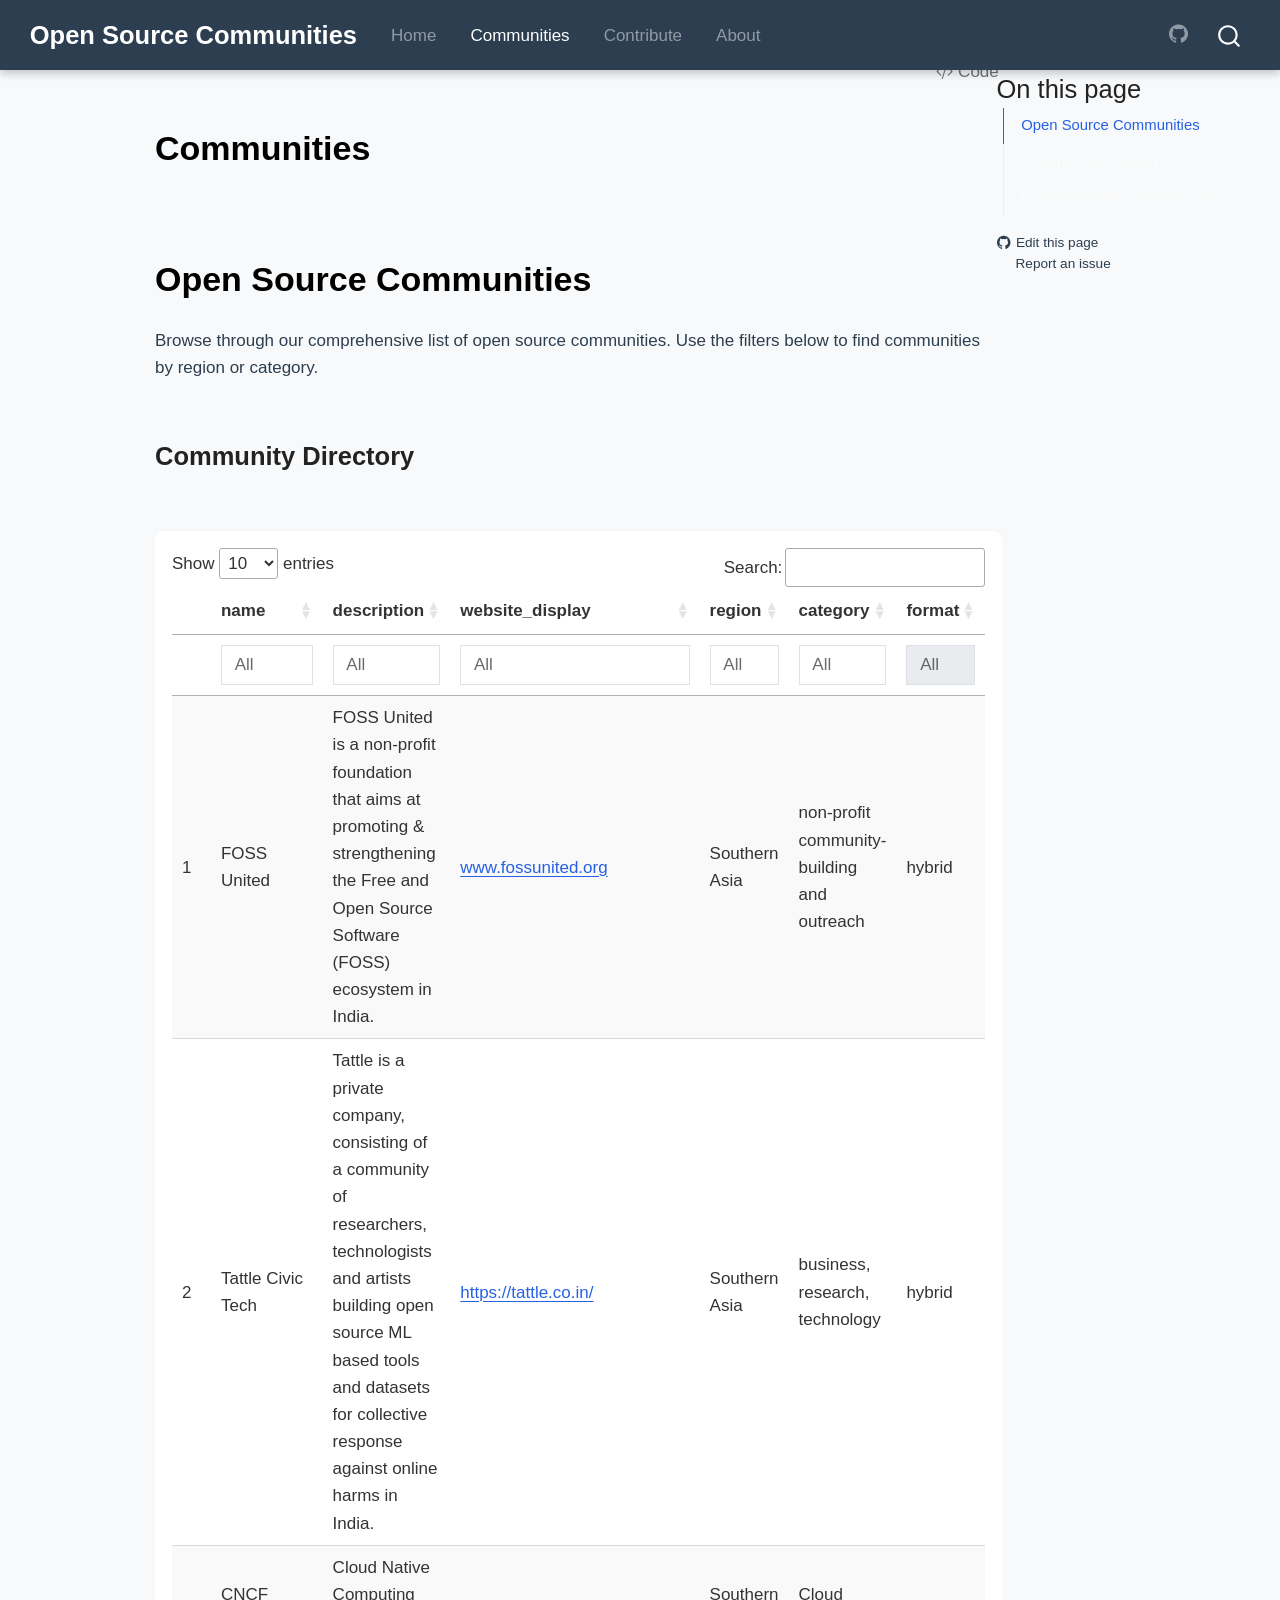
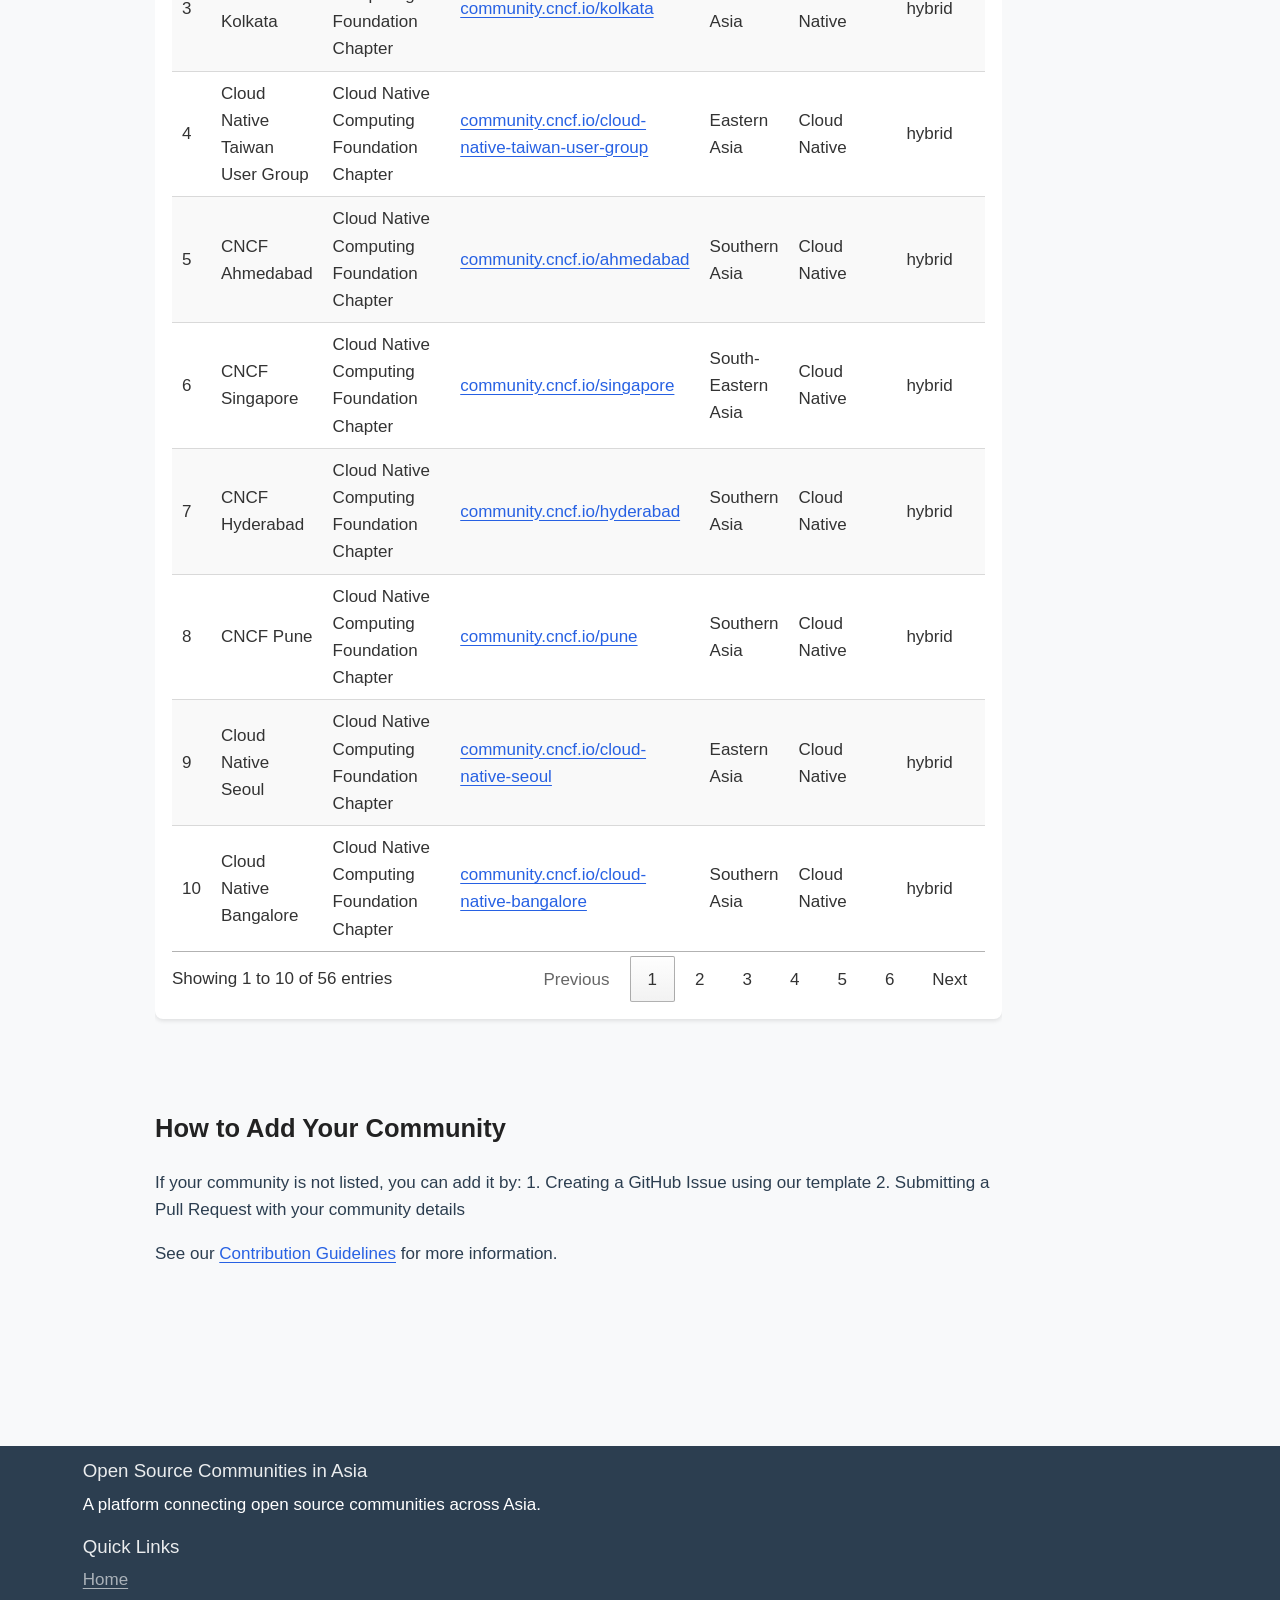
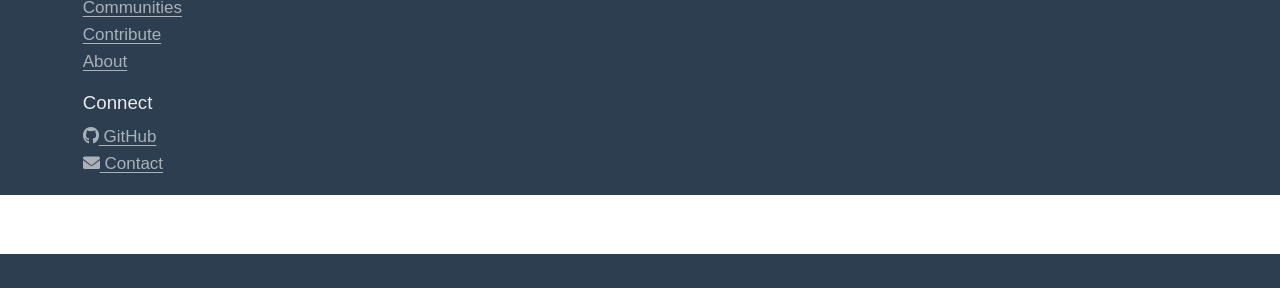
<file: docs/communities/index.html>
<!DOCTYPE html>
<html xmlns="http://www.w3.org/1999/xhtml" lang="en" xml:lang="en"><head>

<meta charset="utf-8">
<meta name="generator" content="quarto-1.7.29">

<meta name="viewport" content="width=device-width, initial-scale=1.0, user-scalable=yes">


<title>Communities – Open Source Communities</title>
<style>
code{white-space: pre-wrap;}
span.smallcaps{font-variant: small-caps;}
div.columns{display: flex; gap: min(4vw, 1.5em);}
div.column{flex: auto; overflow-x: auto;}
div.hanging-indent{margin-left: 1.5em; text-indent: -1.5em;}
ul.task-list{list-style: none;}
ul.task-list li input[type="checkbox"] {
  width: 0.8em;
  margin: 0 0.8em 0.2em -1em; /* quarto-specific, see https://github.com/quarto-dev/quarto-cli/issues/4556 */ 
  vertical-align: middle;
}
/* CSS for syntax highlighting */
html { -webkit-text-size-adjust: 100%; }
pre > code.sourceCode { white-space: pre; position: relative; }
pre > code.sourceCode > span { display: inline-block; line-height: 1.25; }
pre > code.sourceCode > span:empty { height: 1.2em; }
.sourceCode { overflow: visible; }
code.sourceCode > span { color: inherit; text-decoration: inherit; }
div.sourceCode { margin: 1em 0; }
pre.sourceCode { margin: 0; }
@media screen {
div.sourceCode { overflow: auto; }
}
@media print {
pre > code.sourceCode { white-space: pre-wrap; }
pre > code.sourceCode > span { text-indent: -5em; padding-left: 5em; }
}
pre.numberSource code
  { counter-reset: source-line 0; }
pre.numberSource code > span
  { position: relative; left: -4em; counter-increment: source-line; }
pre.numberSource code > span > a:first-child::before
  { content: counter(source-line);
    position: relative; left: -1em; text-align: right; vertical-align: baseline;
    border: none; display: inline-block;
    -webkit-touch-callout: none; -webkit-user-select: none;
    -khtml-user-select: none; -moz-user-select: none;
    -ms-user-select: none; user-select: none;
    padding: 0 4px; width: 4em;
  }
pre.numberSource { margin-left: 3em;  padding-left: 4px; }
div.sourceCode
  {   }
@media screen {
pre > code.sourceCode > span > a:first-child::before { text-decoration: underline; }
}
</style>


<script src="../site_libs/quarto-nav/quarto-nav.js"></script>
<script src="../site_libs/quarto-nav/headroom.min.js"></script>
<script src="../site_libs/clipboard/clipboard.min.js"></script>
<script src="../site_libs/quarto-search/autocomplete.umd.js"></script>
<script src="../site_libs/quarto-search/fuse.min.js"></script>
<script src="../site_libs/quarto-search/quarto-search.js"></script>
<meta name="quarto:offset" content="../">
<script src="../site_libs/quarto-html/quarto.js" type="module"></script>
<script src="../site_libs/quarto-html/tabsets/tabsets.js" type="module"></script>
<script src="../site_libs/quarto-html/popper.min.js"></script>
<script src="../site_libs/quarto-html/tippy.umd.min.js"></script>
<script src="../site_libs/quarto-html/anchor.min.js"></script>
<link href="../site_libs/quarto-html/tippy.css" rel="stylesheet">
<link href="../site_libs/quarto-html/quarto-syntax-highlighting-bcbce66894bfa8e7e94e40e0186b9bb8.css" rel="stylesheet" id="quarto-text-highlighting-styles">
<script src="../site_libs/bootstrap/bootstrap.min.js"></script>
<link href="../site_libs/bootstrap/bootstrap-icons.css" rel="stylesheet">
<link href="../site_libs/bootstrap/bootstrap-f09d9e16f4c314c3ee0d84a079bee913.min.css" rel="stylesheet" append-hash="true" id="quarto-bootstrap" data-mode="light">
<script id="quarto-search-options" type="application/json">{
  "location": "navbar",
  "copy-button": false,
  "collapse-after": 3,
  "panel-placement": "end",
  "type": "overlay",
  "limit": 50,
  "keyboard-shortcut": [
    "f",
    "/",
    "s"
  ],
  "show-item-context": false,
  "language": {
    "search-no-results-text": "No results",
    "search-matching-documents-text": "matching documents",
    "search-copy-link-title": "Copy link to search",
    "search-hide-matches-text": "Hide additional matches",
    "search-more-match-text": "more match in this document",
    "search-more-matches-text": "more matches in this document",
    "search-clear-button-title": "Clear",
    "search-text-placeholder": "",
    "search-detached-cancel-button-title": "Cancel",
    "search-submit-button-title": "Submit",
    "search-label": "Search"
  }
}</script>
<style>html{ scroll-behavior: smooth; }</style>
<link href="../site_libs/htmltools-fill-0.5.8.1/fill.css" rel="stylesheet">

<script src="../site_libs/htmlwidgets-1.6.4/htmlwidgets.js"></script>

<link href="../site_libs/datatables-css-0.0.0/datatables-crosstalk.css" rel="stylesheet">

<script src="../site_libs/datatables-binding-0.33/datatables.js"></script>

<script src="../site_libs/jquery-3.6.0/jquery-3.6.0.min.js"></script>

<link href="../site_libs/dt-core-1.13.6/css/jquery.dataTables.min.css" rel="stylesheet">

<link href="../site_libs/dt-core-1.13.6/css/jquery.dataTables.extra.css" rel="stylesheet">

<script src="../site_libs/dt-core-1.13.6/js/jquery.dataTables.min.js"></script>

<link href="../site_libs/nouislider-7.0.10/jquery.nouislider.min.css" rel="stylesheet">

<script src="../site_libs/nouislider-7.0.10/jquery.nouislider.min.js"></script>

<link href="../site_libs/selectize-0.12.0/selectize.bootstrap3.css" rel="stylesheet">

<script src="../site_libs/selectize-0.12.0/selectize.min.js"></script>

<link href="../site_libs/crosstalk-1.2.1/css/crosstalk.min.css" rel="stylesheet">

<script src="../site_libs/crosstalk-1.2.1/js/crosstalk.min.js"></script>



<link rel="stylesheet" href="../styles/custom.css">
<link rel="stylesheet" href="https://cdnjs.cloudflare.com/ajax/libs/font-awesome/6.0.0/css/all.min.css">
</head>

<body class="nav-fixed quarto-light">

<div id="quarto-search-results"></div>
  <header id="quarto-header" class="headroom fixed-top">
    <nav class="navbar navbar-expand-lg " data-bs-theme="dark">
      <div class="navbar-container container-fluid">
      <div class="navbar-brand-container mx-auto">
    <a class="navbar-brand" href="../index.html">
    <span class="navbar-title">Open Source Communities</span>
    </a>
  </div>
            <div id="quarto-search" class="" title="Search"></div>
          <button class="navbar-toggler" type="button" data-bs-toggle="collapse" data-bs-target="#navbarCollapse" aria-controls="navbarCollapse" role="menu" aria-expanded="false" aria-label="Toggle navigation" onclick="if (window.quartoToggleHeadroom) { window.quartoToggleHeadroom(); }">
  <span class="navbar-toggler-icon"></span>
</button>
          <div class="collapse navbar-collapse" id="navbarCollapse">
            <ul class="navbar-nav navbar-nav-scroll me-auto">
  <li class="nav-item">
    <a class="nav-link" href="../index.html"> 
<span class="menu-text">Home</span></a>
  </li>  
  <li class="nav-item">
    <a class="nav-link active" href="../communities/index.html" aria-current="page"> 
<span class="menu-text">Communities</span></a>
  </li>  
  <li class="nav-item">
    <a class="nav-link" href="../contribute.html"> 
<span class="menu-text">Contribute</span></a>
  </li>  
  <li class="nav-item">
    <a class="nav-link" href="../about.html"> 
<span class="menu-text">About</span></a>
  </li>  
</ul>
            <ul class="navbar-nav navbar-nav-scroll ms-auto">
  <li class="nav-item compact">
    <a class="nav-link" href="https://github.com/chaoss/chaoss-asia/"> <i class="bi bi-github" role="img" aria-label="GitHub">
</i> 
<span class="menu-text"></span></a>
  </li>  
</ul>
          </div> <!-- /navcollapse -->
            <div class="quarto-navbar-tools">
</div>
      </div> <!-- /container-fluid -->
    </nav>
</header>
<!-- content -->
<div id="quarto-content" class="quarto-container page-columns page-rows-contents page-layout-article page-navbar">
<!-- sidebar -->
<!-- margin-sidebar -->
    <div id="quarto-margin-sidebar" class="sidebar margin-sidebar">
        <nav id="TOC" role="doc-toc" class="toc-active">
    <h2 id="toc-title">On this page</h2>
   
  <ul>
  <li><a href="#open-source-communities" id="toc-open-source-communities" class="nav-link active" data-scroll-target="#open-source-communities">Open Source Communities</a>
  <ul class="collapse">
  <li><a href="#community-directory" id="toc-community-directory" class="nav-link" data-scroll-target="#community-directory">Community Directory</a></li>
  <li><a href="#how-to-add-your-community" id="toc-how-to-add-your-community" class="nav-link" data-scroll-target="#how-to-add-your-community">How to Add Your Community</a></li>
  </ul></li>
  </ul>
<div class="toc-actions"><ul><li><a href="https://github.com/SammanSarkar/open-source-in-asia/edit/main/communities/index.qmd" class="toc-action"><i class="bi bi-github"></i>Edit this page</a></li><li><a href="https://github.com/SammanSarkar/open-source-in-asia/issues/new" class="toc-action"><i class="bi empty"></i>Report an issue</a></li></ul></div></nav>
    </div>
<!-- main -->
<main class="content" id="quarto-document-content">

<header id="title-block-header" class="quarto-title-block default">
<div class="quarto-title">
<div class="quarto-title-block"><div><h1 class="title">Communities</h1><button type="button" class="btn code-tools-button" id="quarto-code-tools-source"><i class="bi"></i> Code</button></div></div>
</div>



<div class="quarto-title-meta">

    
  
    
  </div>
  


</header>


<section id="open-source-communities" class="level1">
<h1>Open Source Communities</h1>
<p>Browse through our comprehensive list of open source communities. Use the filters below to find communities by region or category.</p>
<section id="community-directory" class="level2">
<h2 class="anchored" data-anchor-id="community-directory">Community Directory</h2>
<div class="cell">
<div class="cell-output-display">
<div class="datatables html-widget html-fill-item" id="htmlwidget-7b4962f9aba54f469c71" style="width:100%;height:auto;"></div>
<script type="application/json" data-for="htmlwidget-7b4962f9aba54f469c71">{"x":{"filter":"top","vertical":false,"filterHTML":"<tr>\n  <td><\/td>\n  <td data-type=\"character\" style=\"vertical-align: top;\">\n    <div class=\"form-group\" style=\"margin-bottom: auto;\">\n      <input type=\"search\" placeholder=\"All\" class=\"form-control\" style=\"width: 100%;\"/>\n    <\/div>\n  <\/td>\n  <td data-type=\"character\" style=\"vertical-align: top;\">\n    <div class=\"form-group\" style=\"margin-bottom: auto;\">\n      <input type=\"search\" placeholder=\"All\" class=\"form-control\" style=\"width: 100%;\"/>\n    <\/div>\n  <\/td>\n  <td data-type=\"character\" style=\"vertical-align: top;\">\n    <div class=\"form-group\" style=\"margin-bottom: auto;\">\n      <input type=\"search\" placeholder=\"All\" class=\"form-control\" style=\"width: 100%;\"/>\n    <\/div>\n  <\/td>\n  <td data-type=\"character\" style=\"vertical-align: top;\">\n    <div class=\"form-group\" style=\"margin-bottom: auto;\">\n      <input type=\"search\" placeholder=\"All\" class=\"form-control\" style=\"width: 100%;\"/>\n    <\/div>\n  <\/td>\n  <td data-type=\"character\" style=\"vertical-align: top;\">\n    <div class=\"form-group\" style=\"margin-bottom: auto;\">\n      <input type=\"search\" placeholder=\"All\" class=\"form-control\" style=\"width: 100%;\"/>\n    <\/div>\n  <\/td>\n  <td data-type=\"character\" style=\"vertical-align: top;\">\n    <div class=\"form-group\" style=\"margin-bottom: auto;\">\n      <input type=\"search\" placeholder=\"All\" class=\"form-control\" style=\"width: 100%;\" disabled=\"\"/>\n    <\/div>\n  <\/td>\n<\/tr>","data":[["1","2","3","4","5","6","7","8","9","10","11","12","13","14","15","16","17","18","19","20","21","22","23","24","25","26","27","28","29","30","31","32","33","34","35","36","37","38","39","40","41","42","43","44","45","46","47","48","49","50","51","52","53","54","55","56"],["FOSS United","Tattle Civic Tech","CNCF Kolkata","Cloud Native Taiwan User Group","CNCF Ahmedabad","CNCF Singapore","CNCF Hyderabad","CNCF Pune","Cloud Native Seoul","Cloud Native Bangalore","CNCF Dubai","CNCF Kochi","Kubernetes Chaos Engineering Meetup Group","CNCF Lahore","CNCF Islamabad","CNCF Chennai","CNCF Kathmandu","CNCF Abu Dhabi","Cloud Native DaLian","Cloud Native Guangzhou","Cloud Native Gurugram","Cloud Native Indore","CNCF Jaipur","Cloud Native Coimbatore","CNCF Indonesia","Cloud Native Trivandrum","CNCF Nashik","Cloud Native Raipur","Cloud Native Noida","CNCF Chandigarh","Cloud Native Guwahati","CNCF Nagpur","Cloud Native Baku","Cloud Native Dhaka","CNCF New Delhi","CNCF Thane","Cloud Native Security India","Cloud Native Surat","Cloud Native Kerala","CNCF Madurai","CNCF Amravati","Cloud Native Vadodara","CNCF Greater Noida","Cloud Native Gandhinagar","Cloud Native Hooghly","Cloud Native Aurangabad","Cloud Native Security Pakistan","Cloud Native Dibrugarh","Cloud Native Kuala Lumpur","Cloud Native Jalandhar","Cloud Native Ho Chi Minh","Kubernetes Sri Lanka","Cloud Native Community Japan","Cloud Native Riyadh","Cloud Native Security Japan","Cloud Native Bihar"],["FOSS United is a non-profit foundation that aims at promoting & strengthening the Free and Open Source Software (FOSS) ecosystem in India.","Tattle is a private company, consisting of a community of researchers, technologists and artists building open source ML based tools and datasets for collective response against online harms in India.","Cloud Native Computing Foundation Chapter","Cloud Native Computing Foundation Chapter","Cloud Native Computing Foundation Chapter","Cloud Native Computing Foundation Chapter","Cloud Native Computing Foundation Chapter","Cloud Native Computing Foundation Chapter","Cloud Native Computing Foundation Chapter","Cloud Native Computing Foundation Chapter","Cloud Native Computing Foundation Chapter","Cloud Native Computing Foundation Chapter","Cloud Native Computing Foundation Chapter","Cloud Native Computing Foundation Chapter","Cloud Native Computing Foundation Chapter","Cloud Native Computing Foundation Chapter","Cloud Native Computing Foundation Chapter","Cloud Native Computing Foundation Chapter","Cloud Native Computing Foundation Chapter","Cloud Native Computing Foundation Chapter","Cloud Native Computing Foundation Chapter","Cloud Native Computing Foundation Chapter","Cloud Native Computing Foundation Chapter","Cloud Native Computing Foundation Chapter","Cloud Native Computing Foundation Chapter","Cloud Native Computing Foundation Chapter","Cloud Native Computing Foundation Chapter","Cloud Native Computing Foundation Chapter","Cloud Native Computing Foundation Chapter","Cloud Native Computing Foundation Chapter","Cloud Native Computing Foundation Chapter","Cloud Native Computing Foundation Chapter","Cloud Native Computing Foundation Chapter","Cloud Native Computing Foundation Chapter","Cloud Native Computing Foundation Chapter","Cloud Native Computing Foundation Chapter","Cloud Native Computing Foundation Chapter","Cloud Native Computing Foundation Chapter","Cloud Native Computing Foundation Chapter","Cloud Native Computing Foundation Chapter","Cloud Native Computing Foundation Chapter","Cloud Native Computing Foundation Chapter","Cloud Native Computing Foundation Chapter","Cloud Native Computing Foundation Chapter","Cloud Native Computing Foundation Chapter","Cloud Native Computing Foundation Chapter","Cloud Native Computing Foundation Chapter","Cloud Native Computing Foundation Chapter","Cloud Native Computing Foundation Chapter","Cloud Native Computing Foundation Chapter","Cloud Native Computing Foundation Chapter","Cloud Native Computing Foundation Chapter","Cloud Native Computing Foundation Chapter","Cloud Native Computing Foundation Chapter","Cloud Native Computing Foundation Chapter","Cloud Native Computing Foundation Chapter"],["<a href='https://www.fossunited.org' target='_blank'>www.fossunited.org<\/a>","<a href='https://tattle.co.in/' target='_blank'>https://tattle.co.in/<\/a>","<a href='https://community.cncf.io/kolkata' target='_blank'>community.cncf.io/kolkata<\/a>","<a href='https://community.cncf.io/cloud-native-taiwan-user-group' target='_blank'>community.cncf.io/cloud-native-taiwan-user-group<\/a>","<a href='https://community.cncf.io/ahmedabad' target='_blank'>community.cncf.io/ahmedabad<\/a>","<a href='https://community.cncf.io/singapore' target='_blank'>community.cncf.io/singapore<\/a>","<a href='https://community.cncf.io/hyderabad' target='_blank'>community.cncf.io/hyderabad<\/a>","<a href='https://community.cncf.io/pune' target='_blank'>community.cncf.io/pune<\/a>","<a href='https://community.cncf.io/cloud-native-seoul' target='_blank'>community.cncf.io/cloud-native-seoul<\/a>","<a href='https://community.cncf.io/cloud-native-bangalore' target='_blank'>community.cncf.io/cloud-native-bangalore<\/a>","<a href='https://community.cncf.io/dubai' target='_blank'>community.cncf.io/dubai<\/a>","<a href='https://community.cncf.io/kochi' target='_blank'>community.cncf.io/kochi<\/a>","<a href='https://community.cncf.io/kubernetes-chaos-engineering' target='_blank'>community.cncf.io/kubernetes-chaos-engineering<\/a>","<a href='https://community.cncf.io/lahore' target='_blank'>community.cncf.io/lahore<\/a>","<a href='https://community.cncf.io/islamabad' target='_blank'>community.cncf.io/islamabad<\/a>","<a href='https://community.cncf.io/chennai' target='_blank'>community.cncf.io/chennai<\/a>","<a href='https://community.cncf.io/kathmandu' target='_blank'>community.cncf.io/kathmandu<\/a>","<a href='https://community.cncf.io/abu-dhabi' target='_blank'>community.cncf.io/abu-dhabi<\/a>","<a href='https://community.cncf.io/cloud-native-dalian' target='_blank'>community.cncf.io/cloud-native-dalian<\/a>","<a href='https://community.cncf.io/cloud-native-guangzhou' target='_blank'>community.cncf.io/cloud-native-guangzhou<\/a>","<a href='https://community.cncf.io/cloud-native-gurugram' target='_blank'>community.cncf.io/cloud-native-gurugram<\/a>","<a href='https://community.cncf.io/cloud-native-indore' target='_blank'>community.cncf.io/cloud-native-indore<\/a>","<a href='https://community.cncf.io/jaipur' target='_blank'>community.cncf.io/jaipur<\/a>","<a href='https://community.cncf.io/cloud-native-coimbatore' target='_blank'>community.cncf.io/cloud-native-coimbatore<\/a>","<a href='https://community.cncf.io/indonesia' target='_blank'>community.cncf.io/indonesia<\/a>","<a href='https://community.cncf.io/cloud-native-trivandrum' target='_blank'>community.cncf.io/cloud-native-trivandrum<\/a>","<a href='https://community.cncf.io/nashik' target='_blank'>community.cncf.io/nashik<\/a>","<a href='https://community.cncf.io/cloud-native-raipur' target='_blank'>community.cncf.io/cloud-native-raipur<\/a>","<a href='https://community.cncf.io/cloud-native-noida' target='_blank'>community.cncf.io/cloud-native-noida<\/a>","<a href='https://community.cncf.io/chandigarh' target='_blank'>community.cncf.io/chandigarh<\/a>","<a href='https://community.cncf.io/cloud-native-guwahati' target='_blank'>community.cncf.io/cloud-native-guwahati<\/a>","<a href='https://community.cncf.io/nagpur' target='_blank'>community.cncf.io/nagpur<\/a>","<a href='https://community.cncf.io/cloud-native-baku' target='_blank'>community.cncf.io/cloud-native-baku<\/a>","<a href='https://community.cncf.io/cloud-native-dhaka' target='_blank'>community.cncf.io/cloud-native-dhaka<\/a>","<a href='https://community.cncf.io/new-delhi' target='_blank'>community.cncf.io/new-delhi<\/a>","<a href='https://community.cncf.io/thane' target='_blank'>community.cncf.io/thane<\/a>","<a href='https://community.cncf.io/cloud-native-security-india' target='_blank'>community.cncf.io/cloud-native-security-india<\/a>","<a href='https://community.cncf.io/cloud-native-surat' target='_blank'>community.cncf.io/cloud-native-surat<\/a>","<a href='https://community.cncf.io/cloud-native-kerala' target='_blank'>community.cncf.io/cloud-native-kerala<\/a>","<a href='https://community.cncf.io/madurai' target='_blank'>community.cncf.io/madurai<\/a>","<a href='https://community.cncf.io/amravati' target='_blank'>community.cncf.io/amravati<\/a>","<a href='https://community.cncf.io/cloud-native-vadodara' target='_blank'>community.cncf.io/cloud-native-vadodara<\/a>","<a href='https://community.cncf.io/greater-noida' target='_blank'>community.cncf.io/greater-noida<\/a>","<a href='https://community.cncf.io/cloud-native-gandhinagar' target='_blank'>community.cncf.io/cloud-native-gandhinagar<\/a>","<a href='https://community.cncf.io/cloud-native-hooghly' target='_blank'>community.cncf.io/cloud-native-hooghly<\/a>","<a href='https://community.cncf.io/cloud-native-aurangabad' target='_blank'>community.cncf.io/cloud-native-aurangabad<\/a>","<a href='https://community.cncf.io/cloud-native-security-pakistan' target='_blank'>community.cncf.io/cloud-native-security-pakistan<\/a>","<a href='https://community.cncf.io/cloud-native-dibrugarh' target='_blank'>community.cncf.io/cloud-native-dibrugarh<\/a>","<a href='https://community.cncf.io/cloud-native-kuala-lumpur' target='_blank'>community.cncf.io/cloud-native-kuala-lumpur<\/a>","<a href='https://community.cncf.io/cloud-native-jalandhar' target='_blank'>community.cncf.io/cloud-native-jalandhar<\/a>","<a href='https://community.cncf.io/cloud-native-ho-chi-minh' target='_blank'>community.cncf.io/cloud-native-ho-chi-minh<\/a>","<a href='https://community.cncf.io/kubernetes-sri-lanka' target='_blank'>community.cncf.io/kubernetes-sri-lanka<\/a>","<a href='https://community.cncf.io/cloud-native-community-japan' target='_blank'>community.cncf.io/cloud-native-community-japan<\/a>","<a href='https://community.cncf.io/cloud-native-riyadh' target='_blank'>community.cncf.io/cloud-native-riyadh<\/a>","<a href='https://community.cncf.io/cloud-native-security-japan' target='_blank'>community.cncf.io/cloud-native-security-japan<\/a>","<a href='https://community.cncf.io/cloud-native-bihar' target='_blank'>community.cncf.io/cloud-native-bihar<\/a>"],["Southern Asia","Southern Asia","Southern Asia","Eastern Asia","Southern Asia","South-Eastern Asia","Southern Asia","Southern Asia","Eastern Asia","Southern Asia","Western Asia","Southern Asia","Southern Asia","Southern Asia","Southern Asia","Southern Asia","Southern Asia","Western Asia","Eastern Asia","Eastern Asia","Southern Asia","Southern Asia","Southern Asia","Southern Asia","South-Eastern Asia","Southern Asia","Southern Asia","Southern Asia","Southern Asia","Southern Asia","Southern Asia","Southern Asia","Western Asia","Southern Asia","Southern Asia","Southern Asia","Southern Asia","Southern Asia","Southern Asia","Southern Asia","Southern Asia","Southern Asia","Southern Asia","Southern Asia","Southern Asia","Southern Asia","Southern Asia","Southern Asia","South-Eastern Asia","Southern Asia","South-Eastern Asia","Southern Asia","Eastern Asia","Western Asia","Eastern Asia","Southern Asia"],["non-profit community-building and outreach","business, research, technology","Cloud Native","Cloud Native","Cloud Native","Cloud Native","Cloud Native","Cloud Native","Cloud Native","Cloud Native","Cloud Native","Cloud Native","Cloud Native,Chaos Engineering","Cloud Native","Cloud Native","Cloud Native","Cloud Native","Cloud Native","Cloud Native","Cloud Native","Cloud Native","Cloud Native","Cloud Native","Cloud Native","Cloud Native","Cloud Native","Cloud Native","Cloud Native","Cloud Native","Cloud Native","Cloud Native","Cloud Native","Cloud Native","Cloud Native","Cloud Native","Cloud Native","Cloud Native,Security","Cloud Native","Cloud Native","Cloud Native","Cloud Native","Cloud Native","Cloud Native","Cloud Native","Cloud Native","Cloud Native","Cloud Native,Security","Cloud Native","Cloud Native","Cloud Native","Cloud Native","Cloud Native","Cloud Native","Cloud Native","Cloud Native,Security","Cloud Native"],["hybrid","hybrid","hybrid","hybrid","hybrid","hybrid","hybrid","hybrid","hybrid","hybrid","hybrid","hybrid","hybrid","hybrid","hybrid","hybrid","hybrid","hybrid","hybrid","hybrid","hybrid","hybrid","hybrid","hybrid","hybrid","hybrid","hybrid","hybrid","hybrid","hybrid","hybrid","hybrid","hybrid","hybrid","hybrid","hybrid","hybrid","hybrid","hybrid","hybrid","hybrid","hybrid","hybrid","hybrid","hybrid","hybrid","hybrid","hybrid","hybrid","hybrid","hybrid","hybrid","hybrid","hybrid","hybrid","hybrid"]],"container":"<table class=\"display\">\n  <thead>\n    <tr>\n      <th> <\/th>\n      <th>name<\/th>\n      <th>description<\/th>\n      <th>website_display<\/th>\n      <th>region<\/th>\n      <th>category<\/th>\n      <th>format<\/th>\n    <\/tr>\n  <\/thead>\n<\/table>","options":{"pageLength":10,"autoWidth":false,"scrollX":false,"columnDefs":[{"width":"20%","targets":0},{"width":"30%","targets":1},{"width":"15%","targets":2,"render":"function(data, type, row) { return type === 'display' ? data : data.replace(/<.*?>/g, ''); }"},{"width":"12%","targets":3},{"width":"13%","targets":4},{"width":"10%","targets":5},{"orderable":false,"targets":0},{"name":" ","targets":0},{"name":"name","targets":1},{"name":"description","targets":2},{"name":"website_display","targets":3},{"name":"region","targets":4},{"name":"category","targets":5},{"name":"format","targets":6}],"initComplete":"\n      function(settings, json) {\n        var table = this.api();\n        \n        // Create select filter for format column (6th column, index 5)\n        var formatColumn = table.column(5);\n        var formatSelect = $('<select><option value=\"\">All<\/option><option value=\"in-person\">In-Person<\/option><option value=\"virtual\">Virtual<\/option><option value=\"hybrid\">Hybrid<\/option><\/select>')\n          .appendTo($(formatColumn.header()).closest('tr').siblings('.filters').children().eq(5).empty())\n          .on('change', function() {\n            formatColumn\n              .search($(this).val() ? '^' + $(this).val() + '$' : '', true, false)\n              .draw();\n          });\n      }\n    ","order":[],"orderClasses":false,"orderCellsTop":true}},"evals":["options.columnDefs.2.render","options.initComplete"],"jsHooks":[]}</script>
</div>
</div>
</section>
<section id="how-to-add-your-community" class="level2">
<h2 class="anchored" data-anchor-id="how-to-add-your-community">How to Add Your Community</h2>
<p>If your community is not listed, you can add it by: 1. Creating a GitHub Issue using our template 2. Submitting a Pull Request with your community details</p>
<p>See our <a href="../contribute.html">Contribution Guidelines</a> for more information.</p>


<!-- -->

</section>
</section>

</main> <!-- /main -->
<footer class="footer">

  <div class="container">

    <div class="row">

      <div class="col-md-4">

        <h5>Open Source Communities in Asia</h5>

        <p>A platform connecting open source communities across Asia.</p>

      </div>

      <div class="col-md-4">

        <h5>Quick Links</h5>

        <ul class="list-unstyled">

          <li><a href="./">Home</a></li>

          <li><a href="./communities/">Communities</a></li>

          <li><a href="./contribute.html">Contribute</a></li>

          <li><a href="./about.html">About</a></li>

        </ul>

      </div>

      <div class="col-md-4">

        <h5>Connect</h5>

        <ul class="list-unstyled">

          <li><a href="https://github.com/chaoss/chaoss-asia/" target="_blank"><i class="fab fa-github"></i> GitHub</a></li>

          <li><a href="mailto:chaossasia@gmail.com"><i class="fas fa-envelope"></i> Contact</a></li>

        </ul>

      </div>

    </div>

  </div>

<div class="nav-footer"><div class="nav-footer-center"><div class="toc-actions d-sm-block d-md-none"><ul><li><a href="https://github.com/SammanSarkar/open-source-in-asia/edit/main/communities/index.qmd" class="toc-action"><i class="bi bi-github"></i>Edit this page</a></li><li><a href="https://github.com/SammanSarkar/open-source-in-asia/issues/new" class="toc-action"><i class="bi empty"></i>Report an issue</a></li></ul></div></div></div></footer> 
<script id="quarto-html-after-body" type="application/javascript">
  window.document.addEventListener("DOMContentLoaded", function (event) {
    const icon = "";
    const anchorJS = new window.AnchorJS();
    anchorJS.options = {
      placement: 'right',
      icon: icon
    };
    anchorJS.add('.anchored');
    const isCodeAnnotation = (el) => {
      for (const clz of el.classList) {
        if (clz.startsWith('code-annotation-')) {                     
          return true;
        }
      }
      return false;
    }
    const onCopySuccess = function(e) {
      // button target
      const button = e.trigger;
      // don't keep focus
      button.blur();
      // flash "checked"
      button.classList.add('code-copy-button-checked');
      var currentTitle = button.getAttribute("title");
      button.setAttribute("title", "Copied!");
      let tooltip;
      if (window.bootstrap) {
        button.setAttribute("data-bs-toggle", "tooltip");
        button.setAttribute("data-bs-placement", "left");
        button.setAttribute("data-bs-title", "Copied!");
        tooltip = new bootstrap.Tooltip(button, 
          { trigger: "manual", 
            customClass: "code-copy-button-tooltip",
            offset: [0, -8]});
        tooltip.show();    
      }
      setTimeout(function() {
        if (tooltip) {
          tooltip.hide();
          button.removeAttribute("data-bs-title");
          button.removeAttribute("data-bs-toggle");
          button.removeAttribute("data-bs-placement");
        }
        button.setAttribute("title", currentTitle);
        button.classList.remove('code-copy-button-checked');
      }, 1000);
      // clear code selection
      e.clearSelection();
    }
    const getTextToCopy = function(trigger) {
        const codeEl = trigger.previousElementSibling.cloneNode(true);
        for (const childEl of codeEl.children) {
          if (isCodeAnnotation(childEl)) {
            childEl.remove();
          }
        }
        return codeEl.innerText;
    }
    const clipboard = new window.ClipboardJS('.code-copy-button:not([data-in-quarto-modal])', {
      text: getTextToCopy
    });
    clipboard.on('success', onCopySuccess);
    if (window.document.getElementById('quarto-embedded-source-code-modal')) {
      const clipboardModal = new window.ClipboardJS('.code-copy-button[data-in-quarto-modal]', {
        text: getTextToCopy,
        container: window.document.getElementById('quarto-embedded-source-code-modal')
      });
      clipboardModal.on('success', onCopySuccess);
    }
    const viewSource = window.document.getElementById('quarto-view-source') ||
                       window.document.getElementById('quarto-code-tools-source');
    if (viewSource) {
      const sourceUrl = viewSource.getAttribute("data-quarto-source-url");
      viewSource.addEventListener("click", function(e) {
        if (sourceUrl) {
          // rstudio viewer pane
          if (/\bcapabilities=\b/.test(window.location)) {
            window.open(sourceUrl);
          } else {
            window.location.href = sourceUrl;
          }
        } else {
          const modal = new bootstrap.Modal(document.getElementById('quarto-embedded-source-code-modal'));
          modal.show();
        }
        return false;
      });
    }
    function toggleCodeHandler(show) {
      return function(e) {
        const detailsSrc = window.document.querySelectorAll(".cell > details > .sourceCode");
        for (let i=0; i<detailsSrc.length; i++) {
          const details = detailsSrc[i].parentElement;
          if (show) {
            details.open = true;
          } else {
            details.removeAttribute("open");
          }
        }
        const cellCodeDivs = window.document.querySelectorAll(".cell > .sourceCode");
        const fromCls = show ? "hidden" : "unhidden";
        const toCls = show ? "unhidden" : "hidden";
        for (let i=0; i<cellCodeDivs.length; i++) {
          const codeDiv = cellCodeDivs[i];
          if (codeDiv.classList.contains(fromCls)) {
            codeDiv.classList.remove(fromCls);
            codeDiv.classList.add(toCls);
          } 
        }
        return false;
      }
    }
    const hideAllCode = window.document.getElementById("quarto-hide-all-code");
    if (hideAllCode) {
      hideAllCode.addEventListener("click", toggleCodeHandler(false));
    }
    const showAllCode = window.document.getElementById("quarto-show-all-code");
    if (showAllCode) {
      showAllCode.addEventListener("click", toggleCodeHandler(true));
    }
      var localhostRegex = new RegExp(/^(?:http|https):\/\/localhost\:?[0-9]*\//);
      var mailtoRegex = new RegExp(/^mailto:/);
        var filterRegex = new RegExp("https:\/\/sammansarkar\.github\.io\/open-source-in-asia");
      var isInternal = (href) => {
          return filterRegex.test(href) || localhostRegex.test(href) || mailtoRegex.test(href);
      }
      // Inspect non-navigation links and adorn them if external
     var links = window.document.querySelectorAll('a[href]:not(.nav-link):not(.navbar-brand):not(.toc-action):not(.sidebar-link):not(.sidebar-item-toggle):not(.pagination-link):not(.no-external):not([aria-hidden]):not(.dropdown-item):not(.quarto-navigation-tool):not(.about-link)');
      for (var i=0; i<links.length; i++) {
        const link = links[i];
        if (!isInternal(link.href)) {
          // undo the damage that might have been done by quarto-nav.js in the case of
          // links that we want to consider external
          if (link.dataset.originalHref !== undefined) {
            link.href = link.dataset.originalHref;
          }
        }
      }
    function tippyHover(el, contentFn, onTriggerFn, onUntriggerFn) {
      const config = {
        allowHTML: true,
        maxWidth: 500,
        delay: 100,
        arrow: false,
        appendTo: function(el) {
            return el.parentElement;
        },
        interactive: true,
        interactiveBorder: 10,
        theme: 'quarto',
        placement: 'bottom-start',
      };
      if (contentFn) {
        config.content = contentFn;
      }
      if (onTriggerFn) {
        config.onTrigger = onTriggerFn;
      }
      if (onUntriggerFn) {
        config.onUntrigger = onUntriggerFn;
      }
      window.tippy(el, config); 
    }
    const noterefs = window.document.querySelectorAll('a[role="doc-noteref"]');
    for (var i=0; i<noterefs.length; i++) {
      const ref = noterefs[i];
      tippyHover(ref, function() {
        // use id or data attribute instead here
        let href = ref.getAttribute('data-footnote-href') || ref.getAttribute('href');
        try { href = new URL(href).hash; } catch {}
        const id = href.replace(/^#\/?/, "");
        const note = window.document.getElementById(id);
        if (note) {
          return note.innerHTML;
        } else {
          return "";
        }
      });
    }
    const xrefs = window.document.querySelectorAll('a.quarto-xref');
    const processXRef = (id, note) => {
      // Strip column container classes
      const stripColumnClz = (el) => {
        el.classList.remove("page-full", "page-columns");
        if (el.children) {
          for (const child of el.children) {
            stripColumnClz(child);
          }
        }
      }
      stripColumnClz(note)
      if (id === null || id.startsWith('sec-')) {
        // Special case sections, only their first couple elements
        const container = document.createElement("div");
        if (note.children && note.children.length > 2) {
          container.appendChild(note.children[0].cloneNode(true));
          for (let i = 1; i < note.children.length; i++) {
            const child = note.children[i];
            if (child.tagName === "P" && child.innerText === "") {
              continue;
            } else {
              container.appendChild(child.cloneNode(true));
              break;
            }
          }
          if (window.Quarto?.typesetMath) {
            window.Quarto.typesetMath(container);
          }
          return container.innerHTML
        } else {
          if (window.Quarto?.typesetMath) {
            window.Quarto.typesetMath(note);
          }
          return note.innerHTML;
        }
      } else {
        // Remove any anchor links if they are present
        const anchorLink = note.querySelector('a.anchorjs-link');
        if (anchorLink) {
          anchorLink.remove();
        }
        if (window.Quarto?.typesetMath) {
          window.Quarto.typesetMath(note);
        }
        if (note.classList.contains("callout")) {
          return note.outerHTML;
        } else {
          return note.innerHTML;
        }
      }
    }
    for (var i=0; i<xrefs.length; i++) {
      const xref = xrefs[i];
      tippyHover(xref, undefined, function(instance) {
        instance.disable();
        let url = xref.getAttribute('href');
        let hash = undefined; 
        if (url.startsWith('#')) {
          hash = url;
        } else {
          try { hash = new URL(url).hash; } catch {}
        }
        if (hash) {
          const id = hash.replace(/^#\/?/, "");
          const note = window.document.getElementById(id);
          if (note !== null) {
            try {
              const html = processXRef(id, note.cloneNode(true));
              instance.setContent(html);
            } finally {
              instance.enable();
              instance.show();
            }
          } else {
            // See if we can fetch this
            fetch(url.split('#')[0])
            .then(res => res.text())
            .then(html => {
              const parser = new DOMParser();
              const htmlDoc = parser.parseFromString(html, "text/html");
              const note = htmlDoc.getElementById(id);
              if (note !== null) {
                const html = processXRef(id, note);
                instance.setContent(html);
              } 
            }).finally(() => {
              instance.enable();
              instance.show();
            });
          }
        } else {
          // See if we can fetch a full url (with no hash to target)
          // This is a special case and we should probably do some content thinning / targeting
          fetch(url)
          .then(res => res.text())
          .then(html => {
            const parser = new DOMParser();
            const htmlDoc = parser.parseFromString(html, "text/html");
            const note = htmlDoc.querySelector('main.content');
            if (note !== null) {
              // This should only happen for chapter cross references
              // (since there is no id in the URL)
              // remove the first header
              if (note.children.length > 0 && note.children[0].tagName === "HEADER") {
                note.children[0].remove();
              }
              const html = processXRef(null, note);
              instance.setContent(html);
            } 
          }).finally(() => {
            instance.enable();
            instance.show();
          });
        }
      }, function(instance) {
      });
    }
        let selectedAnnoteEl;
        const selectorForAnnotation = ( cell, annotation) => {
          let cellAttr = 'data-code-cell="' + cell + '"';
          let lineAttr = 'data-code-annotation="' +  annotation + '"';
          const selector = 'span[' + cellAttr + '][' + lineAttr + ']';
          return selector;
        }
        const selectCodeLines = (annoteEl) => {
          const doc = window.document;
          const targetCell = annoteEl.getAttribute("data-target-cell");
          const targetAnnotation = annoteEl.getAttribute("data-target-annotation");
          const annoteSpan = window.document.querySelector(selectorForAnnotation(targetCell, targetAnnotation));
          const lines = annoteSpan.getAttribute("data-code-lines").split(",");
          const lineIds = lines.map((line) => {
            return targetCell + "-" + line;
          })
          let top = null;
          let height = null;
          let parent = null;
          if (lineIds.length > 0) {
              //compute the position of the single el (top and bottom and make a div)
              const el = window.document.getElementById(lineIds[0]);
              top = el.offsetTop;
              height = el.offsetHeight;
              parent = el.parentElement.parentElement;
            if (lineIds.length > 1) {
              const lastEl = window.document.getElementById(lineIds[lineIds.length - 1]);
              const bottom = lastEl.offsetTop + lastEl.offsetHeight;
              height = bottom - top;
            }
            if (top !== null && height !== null && parent !== null) {
              // cook up a div (if necessary) and position it 
              let div = window.document.getElementById("code-annotation-line-highlight");
              if (div === null) {
                div = window.document.createElement("div");
                div.setAttribute("id", "code-annotation-line-highlight");
                div.style.position = 'absolute';
                parent.appendChild(div);
              }
              div.style.top = top - 2 + "px";
              div.style.height = height + 4 + "px";
              div.style.left = 0;
              let gutterDiv = window.document.getElementById("code-annotation-line-highlight-gutter");
              if (gutterDiv === null) {
                gutterDiv = window.document.createElement("div");
                gutterDiv.setAttribute("id", "code-annotation-line-highlight-gutter");
                gutterDiv.style.position = 'absolute';
                const codeCell = window.document.getElementById(targetCell);
                const gutter = codeCell.querySelector('.code-annotation-gutter');
                gutter.appendChild(gutterDiv);
              }
              gutterDiv.style.top = top - 2 + "px";
              gutterDiv.style.height = height + 4 + "px";
            }
            selectedAnnoteEl = annoteEl;
          }
        };
        const unselectCodeLines = () => {
          const elementsIds = ["code-annotation-line-highlight", "code-annotation-line-highlight-gutter"];
          elementsIds.forEach((elId) => {
            const div = window.document.getElementById(elId);
            if (div) {
              div.remove();
            }
          });
          selectedAnnoteEl = undefined;
        };
          // Handle positioning of the toggle
      window.addEventListener(
        "resize",
        throttle(() => {
          elRect = undefined;
          if (selectedAnnoteEl) {
            selectCodeLines(selectedAnnoteEl);
          }
        }, 10)
      );
      function throttle(fn, ms) {
      let throttle = false;
      let timer;
        return (...args) => {
          if(!throttle) { // first call gets through
              fn.apply(this, args);
              throttle = true;
          } else { // all the others get throttled
              if(timer) clearTimeout(timer); // cancel #2
              timer = setTimeout(() => {
                fn.apply(this, args);
                timer = throttle = false;
              }, ms);
          }
        };
      }
        // Attach click handler to the DT
        const annoteDls = window.document.querySelectorAll('dt[data-target-cell]');
        for (const annoteDlNode of annoteDls) {
          annoteDlNode.addEventListener('click', (event) => {
            const clickedEl = event.target;
            if (clickedEl !== selectedAnnoteEl) {
              unselectCodeLines();
              const activeEl = window.document.querySelector('dt[data-target-cell].code-annotation-active');
              if (activeEl) {
                activeEl.classList.remove('code-annotation-active');
              }
              selectCodeLines(clickedEl);
              clickedEl.classList.add('code-annotation-active');
            } else {
              // Unselect the line
              unselectCodeLines();
              clickedEl.classList.remove('code-annotation-active');
            }
          });
        }
    const findCites = (el) => {
      const parentEl = el.parentElement;
      if (parentEl) {
        const cites = parentEl.dataset.cites;
        if (cites) {
          return {
            el,
            cites: cites.split(' ')
          };
        } else {
          return findCites(el.parentElement)
        }
      } else {
        return undefined;
      }
    };
    var bibliorefs = window.document.querySelectorAll('a[role="doc-biblioref"]');
    for (var i=0; i<bibliorefs.length; i++) {
      const ref = bibliorefs[i];
      const citeInfo = findCites(ref);
      if (citeInfo) {
        tippyHover(citeInfo.el, function() {
          var popup = window.document.createElement('div');
          citeInfo.cites.forEach(function(cite) {
            var citeDiv = window.document.createElement('div');
            citeDiv.classList.add('hanging-indent');
            citeDiv.classList.add('csl-entry');
            var biblioDiv = window.document.getElementById('ref-' + cite);
            if (biblioDiv) {
              citeDiv.innerHTML = biblioDiv.innerHTML;
            }
            popup.appendChild(citeDiv);
          });
          return popup.innerHTML;
        });
      }
    }
  });
  </script><div class="modal fade" id="quarto-embedded-source-code-modal" tabindex="-1" aria-labelledby="quarto-embedded-source-code-modal-label" aria-hidden="true"><div class="modal-dialog modal-dialog-scrollable"><div class="modal-content"><div class="modal-header"><h5 class="modal-title" id="quarto-embedded-source-code-modal-label">Source Code</h5><button class="btn-close" data-bs-dismiss="modal"></button></div><div class="modal-body"><div class="">
<div class="sourceCode" id="cb1" data-shortcodes="false"><pre class="sourceCode markdown code-with-copy"><code class="sourceCode markdown"><span id="cb1-1"><a href="#cb1-1" aria-hidden="true" tabindex="-1"></a><span class="co">---</span></span>
<span id="cb1-2"><a href="#cb1-2" aria-hidden="true" tabindex="-1"></a><span class="an">title:</span><span class="co"> "Communities"</span></span>
<span id="cb1-3"><a href="#cb1-3" aria-hidden="true" tabindex="-1"></a><span class="an">format:</span><span class="co"> html</span></span>
<span id="cb1-4"><a href="#cb1-4" aria-hidden="true" tabindex="-1"></a><span class="co">---</span></span>
<span id="cb1-5"><a href="#cb1-5" aria-hidden="true" tabindex="-1"></a></span>
<span id="cb1-6"><a href="#cb1-6" aria-hidden="true" tabindex="-1"></a><span class="fu"># Open Source Communities</span></span>
<span id="cb1-7"><a href="#cb1-7" aria-hidden="true" tabindex="-1"></a></span>
<span id="cb1-8"><a href="#cb1-8" aria-hidden="true" tabindex="-1"></a>Browse through our comprehensive list of open source communities. Use the filters below to find communities by region or category.</span>
<span id="cb1-9"><a href="#cb1-9" aria-hidden="true" tabindex="-1"></a></span>
<span id="cb1-12"><a href="#cb1-12" aria-hidden="true" tabindex="-1"></a><span class="in">```{r}</span></span>
<span id="cb1-13"><a href="#cb1-13" aria-hidden="true" tabindex="-1"></a><span class="co">#| label: setup</span></span>
<span id="cb1-14"><a href="#cb1-14" aria-hidden="true" tabindex="-1"></a><span class="co">#| include: false</span></span>
<span id="cb1-15"><a href="#cb1-15" aria-hidden="true" tabindex="-1"></a><span class="fu">library</span>(tidyverse)</span>
<span id="cb1-16"><a href="#cb1-16" aria-hidden="true" tabindex="-1"></a><span class="fu">library</span>(DT)</span>
<span id="cb1-17"><a href="#cb1-17" aria-hidden="true" tabindex="-1"></a><span class="fu">library</span>(htmltools)</span>
<span id="cb1-18"><a href="#cb1-18" aria-hidden="true" tabindex="-1"></a></span>
<span id="cb1-19"><a href="#cb1-19" aria-hidden="true" tabindex="-1"></a><span class="co"># Read communities data</span></span>
<span id="cb1-20"><a href="#cb1-20" aria-hidden="true" tabindex="-1"></a>communities <span class="ot">&lt;-</span> <span class="fu">read_csv</span>(<span class="st">"../data/communities.csv"</span>)</span>
<span id="cb1-21"><a href="#cb1-21" aria-hidden="true" tabindex="-1"></a></span>
<span id="cb1-22"><a href="#cb1-22" aria-hidden="true" tabindex="-1"></a><span class="co"># Make website URLs clickable with proper format</span></span>
<span id="cb1-23"><a href="#cb1-23" aria-hidden="true" tabindex="-1"></a>communities <span class="ot">&lt;-</span> communities <span class="sc">%&gt;%</span></span>
<span id="cb1-24"><a href="#cb1-24" aria-hidden="true" tabindex="-1"></a>  <span class="fu">mutate</span>(<span class="at">website_display =</span> <span class="fu">ifelse</span>(</span>
<span id="cb1-25"><a href="#cb1-25" aria-hidden="true" tabindex="-1"></a>    <span class="fu">startsWith</span>(website, <span class="st">"http"</span>),</span>
<span id="cb1-26"><a href="#cb1-26" aria-hidden="true" tabindex="-1"></a>    <span class="fu">paste0</span>(<span class="st">"&lt;a href='"</span>, website, <span class="st">"' target='_blank'&gt;"</span>, website, <span class="st">"&lt;/a&gt;"</span>),</span>
<span id="cb1-27"><a href="#cb1-27" aria-hidden="true" tabindex="-1"></a>    <span class="fu">paste0</span>(<span class="st">"&lt;a href='https://"</span>, website, <span class="st">"' target='_blank'&gt;"</span>, website, <span class="st">"&lt;/a&gt;"</span>)</span>
<span id="cb1-28"><a href="#cb1-28" aria-hidden="true" tabindex="-1"></a>  ))</span>
<span id="cb1-29"><a href="#cb1-29" aria-hidden="true" tabindex="-1"></a></span>
<span id="cb1-30"><a href="#cb1-30" aria-hidden="true" tabindex="-1"></a><span class="co"># Select only the columns we want to display</span></span>
<span id="cb1-31"><a href="#cb1-31" aria-hidden="true" tabindex="-1"></a>display_communities <span class="ot">&lt;-</span> communities <span class="sc">%&gt;%</span></span>
<span id="cb1-32"><a href="#cb1-32" aria-hidden="true" tabindex="-1"></a>  <span class="fu">select</span>(name, description, website_display, region, category, format)</span>
<span id="cb1-33"><a href="#cb1-33" aria-hidden="true" tabindex="-1"></a></span>
<span id="cb1-34"><a href="#cb1-34" aria-hidden="true" tabindex="-1"></a><span class="co"># Create format options for filtering</span></span>
<span id="cb1-35"><a href="#cb1-35" aria-hidden="true" tabindex="-1"></a>format_options <span class="ot">&lt;-</span> communities <span class="sc">%&gt;%</span></span>
<span id="cb1-36"><a href="#cb1-36" aria-hidden="true" tabindex="-1"></a>  <span class="fu">distinct</span>(format) <span class="sc">%&gt;%</span></span>
<span id="cb1-37"><a href="#cb1-37" aria-hidden="true" tabindex="-1"></a>  <span class="fu">pull</span>()</span>
<span id="cb1-38"><a href="#cb1-38" aria-hidden="true" tabindex="-1"></a><span class="in">```</span></span>
<span id="cb1-39"><a href="#cb1-39" aria-hidden="true" tabindex="-1"></a></span>
<span id="cb1-40"><a href="#cb1-40" aria-hidden="true" tabindex="-1"></a><span class="fu">## Community Directory</span></span>
<span id="cb1-41"><a href="#cb1-41" aria-hidden="true" tabindex="-1"></a></span>
<span id="cb1-44"><a href="#cb1-44" aria-hidden="true" tabindex="-1"></a><span class="in">```{r}</span></span>
<span id="cb1-45"><a href="#cb1-45" aria-hidden="true" tabindex="-1"></a><span class="co">#| label: datatable</span></span>
<span id="cb1-46"><a href="#cb1-46" aria-hidden="true" tabindex="-1"></a><span class="co">#| output: html</span></span>
<span id="cb1-47"><a href="#cb1-47" aria-hidden="true" tabindex="-1"></a><span class="fu">datatable</span>(</span>
<span id="cb1-48"><a href="#cb1-48" aria-hidden="true" tabindex="-1"></a>  display_communities,</span>
<span id="cb1-49"><a href="#cb1-49" aria-hidden="true" tabindex="-1"></a>  <span class="at">filter =</span> <span class="fu">list</span>(</span>
<span id="cb1-50"><a href="#cb1-50" aria-hidden="true" tabindex="-1"></a>    <span class="at">position =</span> <span class="st">"top"</span>,</span>
<span id="cb1-51"><a href="#cb1-51" aria-hidden="true" tabindex="-1"></a>    <span class="at">clear =</span> <span class="cn">FALSE</span>,</span>
<span id="cb1-52"><a href="#cb1-52" aria-hidden="true" tabindex="-1"></a>    <span class="at">plain =</span> <span class="cn">FALSE</span></span>
<span id="cb1-53"><a href="#cb1-53" aria-hidden="true" tabindex="-1"></a>  ),</span>
<span id="cb1-54"><a href="#cb1-54" aria-hidden="true" tabindex="-1"></a>  <span class="at">options =</span> <span class="fu">list</span>(</span>
<span id="cb1-55"><a href="#cb1-55" aria-hidden="true" tabindex="-1"></a>    <span class="at">pageLength =</span> <span class="dv">10</span>,</span>
<span id="cb1-56"><a href="#cb1-56" aria-hidden="true" tabindex="-1"></a>    <span class="at">autoWidth =</span> <span class="cn">FALSE</span>,</span>
<span id="cb1-57"><a href="#cb1-57" aria-hidden="true" tabindex="-1"></a>    <span class="at">scrollX =</span> <span class="cn">FALSE</span>,</span>
<span id="cb1-58"><a href="#cb1-58" aria-hidden="true" tabindex="-1"></a>    <span class="at">columnDefs =</span> <span class="fu">list</span>(</span>
<span id="cb1-59"><a href="#cb1-59" aria-hidden="true" tabindex="-1"></a>      <span class="fu">list</span>(<span class="at">width =</span> <span class="st">'20%'</span>, <span class="at">targets =</span> <span class="dv">0</span>),  <span class="co"># name</span></span>
<span id="cb1-60"><a href="#cb1-60" aria-hidden="true" tabindex="-1"></a>      <span class="fu">list</span>(<span class="at">width =</span> <span class="st">'30%'</span>, <span class="at">targets =</span> <span class="dv">1</span>),  <span class="co"># description</span></span>
<span id="cb1-61"><a href="#cb1-61" aria-hidden="true" tabindex="-1"></a>      <span class="fu">list</span>(<span class="at">width =</span> <span class="st">'15%'</span>, <span class="at">targets =</span> <span class="dv">2</span>, </span>
<span id="cb1-62"><a href="#cb1-62" aria-hidden="true" tabindex="-1"></a>           <span class="at">render =</span> <span class="fu">JS</span>(<span class="st">"function(data, type, row) { return type === 'display' ? data : data.replace(/&lt;.*?&gt;/g, ''); }"</span>)),  <span class="co"># website</span></span>
<span id="cb1-63"><a href="#cb1-63" aria-hidden="true" tabindex="-1"></a>      <span class="fu">list</span>(<span class="at">width =</span> <span class="st">'12%'</span>, <span class="at">targets =</span> <span class="dv">3</span>),  <span class="co"># region</span></span>
<span id="cb1-64"><a href="#cb1-64" aria-hidden="true" tabindex="-1"></a>      <span class="fu">list</span>(<span class="at">width =</span> <span class="st">'13%'</span>, <span class="at">targets =</span> <span class="dv">4</span>),  <span class="co"># category</span></span>
<span id="cb1-65"><a href="#cb1-65" aria-hidden="true" tabindex="-1"></a>      <span class="fu">list</span>(<span class="at">width =</span> <span class="st">'10%'</span>, <span class="at">targets =</span> <span class="dv">5</span>)   <span class="co"># format</span></span>
<span id="cb1-66"><a href="#cb1-66" aria-hidden="true" tabindex="-1"></a>    ),</span>
<span id="cb1-67"><a href="#cb1-67" aria-hidden="true" tabindex="-1"></a>    <span class="co"># Custom filter for the format column</span></span>
<span id="cb1-68"><a href="#cb1-68" aria-hidden="true" tabindex="-1"></a>    <span class="at">initComplete =</span> <span class="fu">JS</span>(<span class="st">"</span></span>
<span id="cb1-69"><a href="#cb1-69" aria-hidden="true" tabindex="-1"></a><span class="st">      function(settings, json) {</span></span>
<span id="cb1-70"><a href="#cb1-70" aria-hidden="true" tabindex="-1"></a><span class="st">        var table = this.api();</span></span>
<span id="cb1-71"><a href="#cb1-71" aria-hidden="true" tabindex="-1"></a><span class="st">        </span></span>
<span id="cb1-72"><a href="#cb1-72" aria-hidden="true" tabindex="-1"></a><span class="st">        // Create select filter for format column (6th column, index 5)</span></span>
<span id="cb1-73"><a href="#cb1-73" aria-hidden="true" tabindex="-1"></a><span class="st">        var formatColumn = table.column(5);</span></span>
<span id="cb1-74"><a href="#cb1-74" aria-hidden="true" tabindex="-1"></a><span class="st">        var formatSelect = $('&lt;select&gt;&lt;option value=</span><span class="sc">\"\"</span><span class="st">&gt;All&lt;/option&gt;&lt;option value=</span><span class="sc">\"</span><span class="st">in-person</span><span class="sc">\"</span><span class="st">&gt;In-Person&lt;/option&gt;&lt;option value=</span><span class="sc">\"</span><span class="st">virtual</span><span class="sc">\"</span><span class="st">&gt;Virtual&lt;/option&gt;&lt;option value=</span><span class="sc">\"</span><span class="st">hybrid</span><span class="sc">\"</span><span class="st">&gt;Hybrid&lt;/option&gt;&lt;/select&gt;')</span></span>
<span id="cb1-75"><a href="#cb1-75" aria-hidden="true" tabindex="-1"></a><span class="st">          .appendTo($(formatColumn.header()).closest('tr').siblings('.filters').children().eq(5).empty())</span></span>
<span id="cb1-76"><a href="#cb1-76" aria-hidden="true" tabindex="-1"></a><span class="st">          .on('change', function() {</span></span>
<span id="cb1-77"><a href="#cb1-77" aria-hidden="true" tabindex="-1"></a><span class="st">            formatColumn</span></span>
<span id="cb1-78"><a href="#cb1-78" aria-hidden="true" tabindex="-1"></a><span class="st">              .search($(this).val() ? '^' + $(this).val() + '$' : '', true, false)</span></span>
<span id="cb1-79"><a href="#cb1-79" aria-hidden="true" tabindex="-1"></a><span class="st">              .draw();</span></span>
<span id="cb1-80"><a href="#cb1-80" aria-hidden="true" tabindex="-1"></a><span class="st">          });</span></span>
<span id="cb1-81"><a href="#cb1-81" aria-hidden="true" tabindex="-1"></a><span class="st">      }</span></span>
<span id="cb1-82"><a href="#cb1-82" aria-hidden="true" tabindex="-1"></a><span class="st">    "</span>)</span>
<span id="cb1-83"><a href="#cb1-83" aria-hidden="true" tabindex="-1"></a>  ),</span>
<span id="cb1-84"><a href="#cb1-84" aria-hidden="true" tabindex="-1"></a>  <span class="at">escape =</span> <span class="cn">FALSE</span>  <span class="co"># Important: Allow HTML in the table</span></span>
<span id="cb1-85"><a href="#cb1-85" aria-hidden="true" tabindex="-1"></a>)</span>
<span id="cb1-86"><a href="#cb1-86" aria-hidden="true" tabindex="-1"></a><span class="in">```</span></span>
<span id="cb1-87"><a href="#cb1-87" aria-hidden="true" tabindex="-1"></a></span>
<span id="cb1-88"><a href="#cb1-88" aria-hidden="true" tabindex="-1"></a><span class="fu">## How to Add Your Community</span></span>
<span id="cb1-89"><a href="#cb1-89" aria-hidden="true" tabindex="-1"></a></span>
<span id="cb1-90"><a href="#cb1-90" aria-hidden="true" tabindex="-1"></a>If your community is not listed, you can add it by:</span>
<span id="cb1-91"><a href="#cb1-91" aria-hidden="true" tabindex="-1"></a><span class="ss">1. </span>Creating a GitHub Issue using our template</span>
<span id="cb1-92"><a href="#cb1-92" aria-hidden="true" tabindex="-1"></a><span class="ss">2. </span>Submitting a Pull Request with your community details</span>
<span id="cb1-93"><a href="#cb1-93" aria-hidden="true" tabindex="-1"></a></span>
<span id="cb1-94"><a href="#cb1-94" aria-hidden="true" tabindex="-1"></a>See our <span class="co">[</span><span class="ot">Contribution Guidelines</span><span class="co">](../contribute.html)</span> for more information.</span>
</code><button title="Copy to Clipboard" class="code-copy-button" data-in-quarto-modal=""><i class="bi"></i></button></pre></div>
</div></div></div></div></div>
</div> <!-- /content -->




<script src="../site_libs/quarto-html/zenscroll-min.js"></script>
</body></html>
</file>
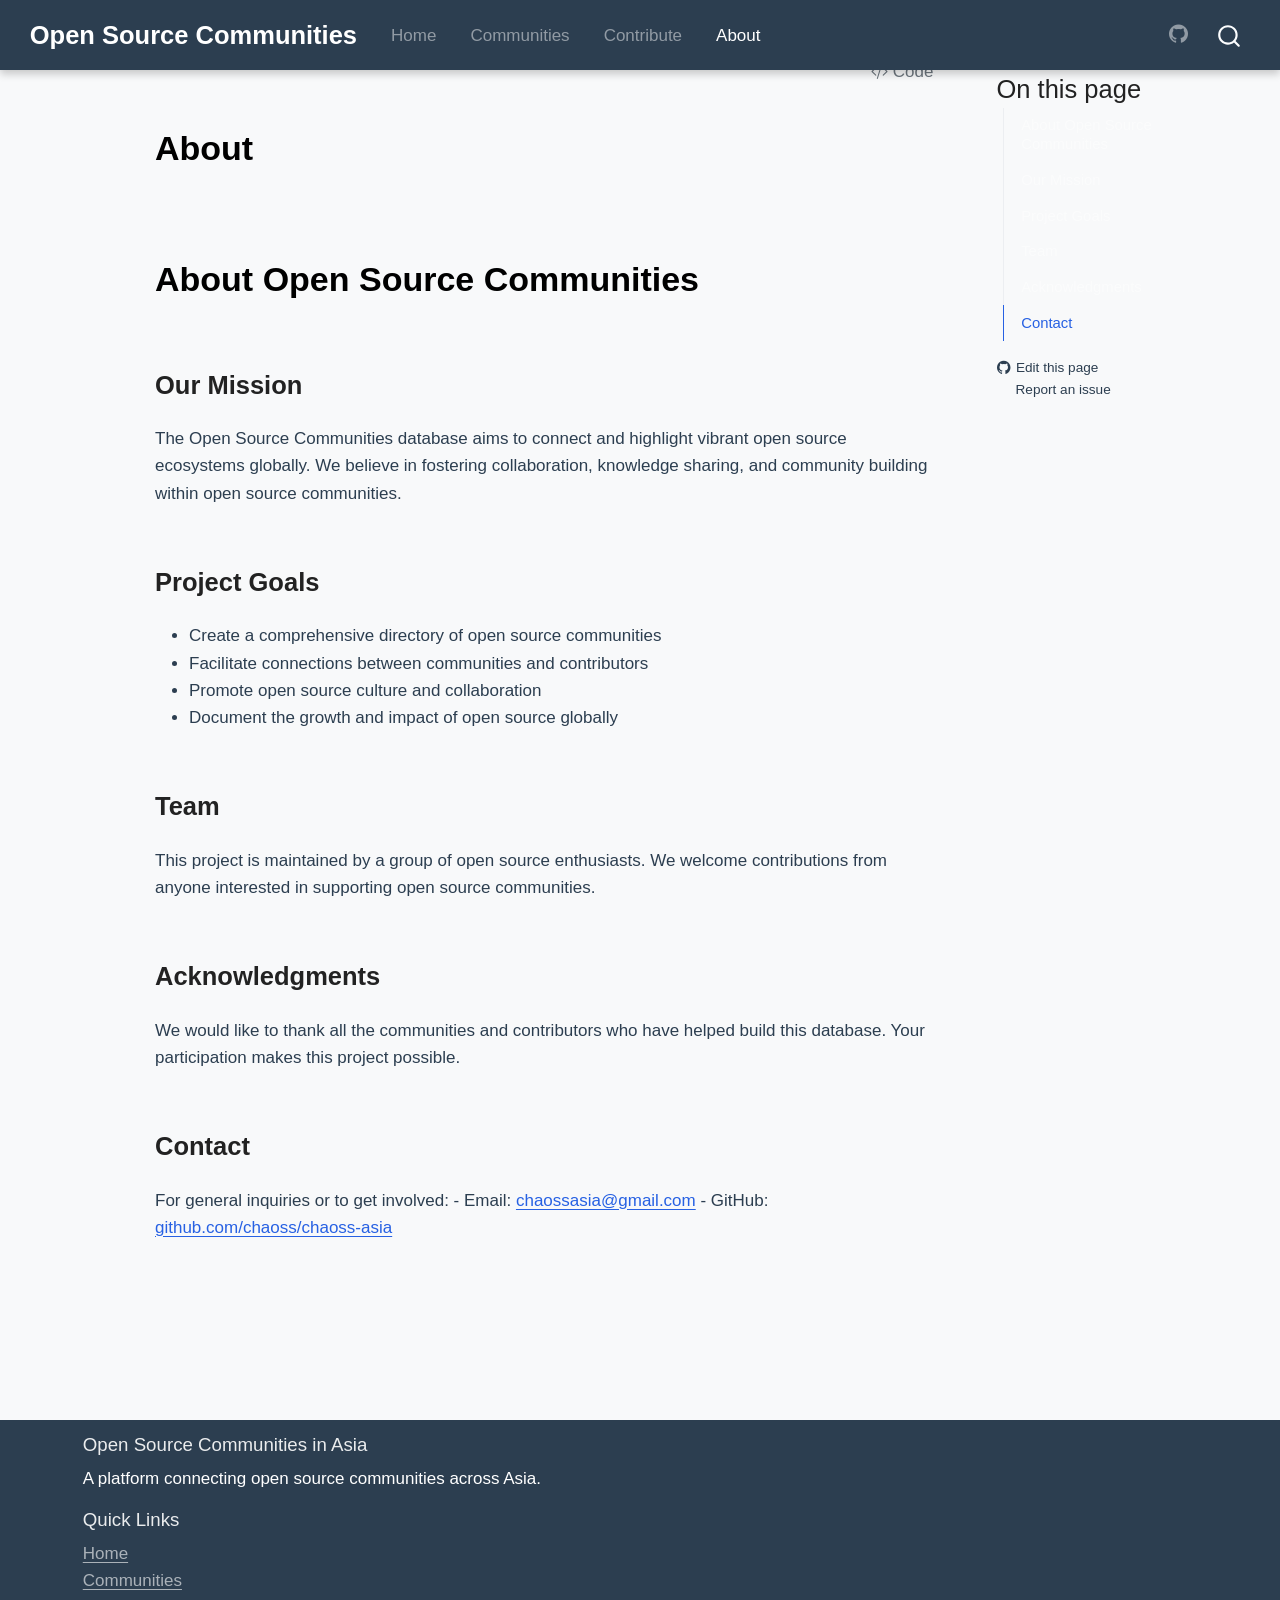
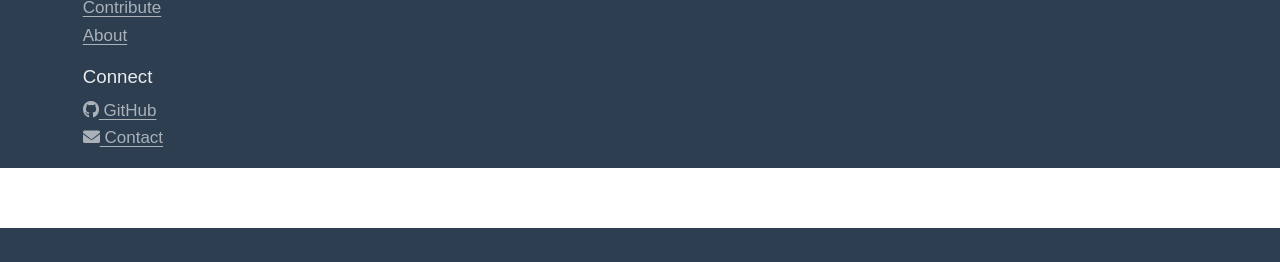
<file: docs/about.html>
<!DOCTYPE html>
<html xmlns="http://www.w3.org/1999/xhtml" lang="en" xml:lang="en"><head>

<meta charset="utf-8">
<meta name="generator" content="quarto-1.7.29">

<meta name="viewport" content="width=device-width, initial-scale=1.0, user-scalable=yes">


<title>About – Open Source Communities</title>
<style>
code{white-space: pre-wrap;}
span.smallcaps{font-variant: small-caps;}
div.columns{display: flex; gap: min(4vw, 1.5em);}
div.column{flex: auto; overflow-x: auto;}
div.hanging-indent{margin-left: 1.5em; text-indent: -1.5em;}
ul.task-list{list-style: none;}
ul.task-list li input[type="checkbox"] {
  width: 0.8em;
  margin: 0 0.8em 0.2em -1em; /* quarto-specific, see https://github.com/quarto-dev/quarto-cli/issues/4556 */ 
  vertical-align: middle;
}
/* CSS for syntax highlighting */
html { -webkit-text-size-adjust: 100%; }
pre > code.sourceCode { white-space: pre; position: relative; }
pre > code.sourceCode > span { display: inline-block; line-height: 1.25; }
pre > code.sourceCode > span:empty { height: 1.2em; }
.sourceCode { overflow: visible; }
code.sourceCode > span { color: inherit; text-decoration: inherit; }
div.sourceCode { margin: 1em 0; }
pre.sourceCode { margin: 0; }
@media screen {
div.sourceCode { overflow: auto; }
}
@media print {
pre > code.sourceCode { white-space: pre-wrap; }
pre > code.sourceCode > span { text-indent: -5em; padding-left: 5em; }
}
pre.numberSource code
  { counter-reset: source-line 0; }
pre.numberSource code > span
  { position: relative; left: -4em; counter-increment: source-line; }
pre.numberSource code > span > a:first-child::before
  { content: counter(source-line);
    position: relative; left: -1em; text-align: right; vertical-align: baseline;
    border: none; display: inline-block;
    -webkit-touch-callout: none; -webkit-user-select: none;
    -khtml-user-select: none; -moz-user-select: none;
    -ms-user-select: none; user-select: none;
    padding: 0 4px; width: 4em;
  }
pre.numberSource { margin-left: 3em;  padding-left: 4px; }
div.sourceCode
  {   }
@media screen {
pre > code.sourceCode > span > a:first-child::before { text-decoration: underline; }
}
</style>


<script src="site_libs/quarto-nav/quarto-nav.js"></script>
<script src="site_libs/quarto-nav/headroom.min.js"></script>
<script src="site_libs/clipboard/clipboard.min.js"></script>
<script src="site_libs/quarto-search/autocomplete.umd.js"></script>
<script src="site_libs/quarto-search/fuse.min.js"></script>
<script src="site_libs/quarto-search/quarto-search.js"></script>
<meta name="quarto:offset" content="./">
<script src="site_libs/quarto-html/quarto.js" type="module"></script>
<script src="site_libs/quarto-html/tabsets/tabsets.js" type="module"></script>
<script src="site_libs/quarto-html/popper.min.js"></script>
<script src="site_libs/quarto-html/tippy.umd.min.js"></script>
<script src="site_libs/quarto-html/anchor.min.js"></script>
<link href="site_libs/quarto-html/tippy.css" rel="stylesheet">
<link href="site_libs/quarto-html/quarto-syntax-highlighting-bcbce66894bfa8e7e94e40e0186b9bb8.css" rel="stylesheet" id="quarto-text-highlighting-styles">
<script src="site_libs/bootstrap/bootstrap.min.js"></script>
<link href="site_libs/bootstrap/bootstrap-icons.css" rel="stylesheet">
<link href="site_libs/bootstrap/bootstrap-f09d9e16f4c314c3ee0d84a079bee913.min.css" rel="stylesheet" append-hash="true" id="quarto-bootstrap" data-mode="light">
<script id="quarto-search-options" type="application/json">{
  "location": "navbar",
  "copy-button": false,
  "collapse-after": 3,
  "panel-placement": "end",
  "type": "overlay",
  "limit": 50,
  "keyboard-shortcut": [
    "f",
    "/",
    "s"
  ],
  "show-item-context": false,
  "language": {
    "search-no-results-text": "No results",
    "search-matching-documents-text": "matching documents",
    "search-copy-link-title": "Copy link to search",
    "search-hide-matches-text": "Hide additional matches",
    "search-more-match-text": "more match in this document",
    "search-more-matches-text": "more matches in this document",
    "search-clear-button-title": "Clear",
    "search-text-placeholder": "",
    "search-detached-cancel-button-title": "Cancel",
    "search-submit-button-title": "Submit",
    "search-label": "Search"
  }
}</script>
<style>html{ scroll-behavior: smooth; }</style>


<link rel="stylesheet" href="styles/custom.css">
<link rel="stylesheet" href="https://cdnjs.cloudflare.com/ajax/libs/font-awesome/6.0.0/css/all.min.css">
</head>

<body class="nav-fixed quarto-light">

<div id="quarto-search-results"></div>
  <header id="quarto-header" class="headroom fixed-top">
    <nav class="navbar navbar-expand-lg " data-bs-theme="dark">
      <div class="navbar-container container-fluid">
      <div class="navbar-brand-container mx-auto">
    <a class="navbar-brand" href="./index.html">
    <span class="navbar-title">Open Source Communities</span>
    </a>
  </div>
            <div id="quarto-search" class="" title="Search"></div>
          <button class="navbar-toggler" type="button" data-bs-toggle="collapse" data-bs-target="#navbarCollapse" aria-controls="navbarCollapse" role="menu" aria-expanded="false" aria-label="Toggle navigation" onclick="if (window.quartoToggleHeadroom) { window.quartoToggleHeadroom(); }">
  <span class="navbar-toggler-icon"></span>
</button>
          <div class="collapse navbar-collapse" id="navbarCollapse">
            <ul class="navbar-nav navbar-nav-scroll me-auto">
  <li class="nav-item">
    <a class="nav-link" href="./index.html"> 
<span class="menu-text">Home</span></a>
  </li>  
  <li class="nav-item">
    <a class="nav-link" href="./communities/index.html"> 
<span class="menu-text">Communities</span></a>
  </li>  
  <li class="nav-item">
    <a class="nav-link" href="./contribute.html"> 
<span class="menu-text">Contribute</span></a>
  </li>  
  <li class="nav-item">
    <a class="nav-link active" href="./about.html" aria-current="page"> 
<span class="menu-text">About</span></a>
  </li>  
</ul>
            <ul class="navbar-nav navbar-nav-scroll ms-auto">
  <li class="nav-item compact">
    <a class="nav-link" href="https://github.com/chaoss/chaoss-asia/"> <i class="bi bi-github" role="img" aria-label="GitHub">
</i> 
<span class="menu-text"></span></a>
  </li>  
</ul>
          </div> <!-- /navcollapse -->
            <div class="quarto-navbar-tools">
</div>
      </div> <!-- /container-fluid -->
    </nav>
</header>
<!-- content -->
<div id="quarto-content" class="quarto-container page-columns page-rows-contents page-layout-article page-navbar">
<!-- sidebar -->
<!-- margin-sidebar -->
    <div id="quarto-margin-sidebar" class="sidebar margin-sidebar">
        <nav id="TOC" role="doc-toc" class="toc-active">
    <h2 id="toc-title">On this page</h2>
   
  <ul>
  <li><a href="#about-open-source-communities" id="toc-about-open-source-communities" class="nav-link active" data-scroll-target="#about-open-source-communities">About Open Source Communities</a>
  <ul class="collapse">
  <li><a href="#our-mission" id="toc-our-mission" class="nav-link" data-scroll-target="#our-mission">Our Mission</a></li>
  <li><a href="#project-goals" id="toc-project-goals" class="nav-link" data-scroll-target="#project-goals">Project Goals</a></li>
  <li><a href="#team" id="toc-team" class="nav-link" data-scroll-target="#team">Team</a></li>
  <li><a href="#acknowledgments" id="toc-acknowledgments" class="nav-link" data-scroll-target="#acknowledgments">Acknowledgments</a></li>
  <li><a href="#contact" id="toc-contact" class="nav-link" data-scroll-target="#contact">Contact</a></li>
  </ul></li>
  </ul>
<div class="toc-actions"><ul><li><a href="https://github.com/SammanSarkar/open-source-in-asia/edit/main/about.qmd" class="toc-action"><i class="bi bi-github"></i>Edit this page</a></li><li><a href="https://github.com/SammanSarkar/open-source-in-asia/issues/new" class="toc-action"><i class="bi empty"></i>Report an issue</a></li></ul></div></nav>
    </div>
<!-- main -->
<main class="content" id="quarto-document-content">

<header id="title-block-header" class="quarto-title-block default">
<div class="quarto-title">
<div class="quarto-title-block"><div><h1 class="title">About</h1><button type="button" class="btn code-tools-button" id="quarto-code-tools-source"><i class="bi"></i> Code</button></div></div>
</div>



<div class="quarto-title-meta">

    
  
    
  </div>
  


</header>


<section id="about-open-source-communities" class="level1">
<h1>About Open Source Communities</h1>
<section id="our-mission" class="level2">
<h2 class="anchored" data-anchor-id="our-mission">Our Mission</h2>
<p>The Open Source Communities database aims to connect and highlight vibrant open source ecosystems globally. We believe in fostering collaboration, knowledge sharing, and community building within open source communities.</p>
</section>
<section id="project-goals" class="level2">
<h2 class="anchored" data-anchor-id="project-goals">Project Goals</h2>
<ul>
<li>Create a comprehensive directory of open source communities</li>
<li>Facilitate connections between communities and contributors</li>
<li>Promote open source culture and collaboration</li>
<li>Document the growth and impact of open source globally</li>
</ul>
</section>
<section id="team" class="level2">
<h2 class="anchored" data-anchor-id="team">Team</h2>
<p>This project is maintained by a group of open source enthusiasts. We welcome contributions from anyone interested in supporting open source communities.</p>
</section>
<section id="acknowledgments" class="level2">
<h2 class="anchored" data-anchor-id="acknowledgments">Acknowledgments</h2>
<p>We would like to thank all the communities and contributors who have helped build this database. Your participation makes this project possible.</p>
</section>
<section id="contact" class="level2">
<h2 class="anchored" data-anchor-id="contact">Contact</h2>
<p>For general inquiries or to get involved: - Email: <a href="mailto:chaossasia@gmail.com">chaossasia@gmail.com</a> - GitHub: <a href="https://github.com/chaoss/chaoss-asia/">github.com/chaoss/chaoss-asia</a></p>


<!-- -->

</section>
</section>

</main> <!-- /main -->
<footer class="footer">

  <div class="container">

    <div class="row">

      <div class="col-md-4">

        <h5>Open Source Communities in Asia</h5>

        <p>A platform connecting open source communities across Asia.</p>

      </div>

      <div class="col-md-4">

        <h5>Quick Links</h5>

        <ul class="list-unstyled">

          <li><a href="./">Home</a></li>

          <li><a href="./communities/">Communities</a></li>

          <li><a href="./contribute.html">Contribute</a></li>

          <li><a href="./about.html">About</a></li>

        </ul>

      </div>

      <div class="col-md-4">

        <h5>Connect</h5>

        <ul class="list-unstyled">

          <li><a href="https://github.com/chaoss/chaoss-asia/" target="_blank"><i class="fab fa-github"></i> GitHub</a></li>

          <li><a href="mailto:chaossasia@gmail.com"><i class="fas fa-envelope"></i> Contact</a></li>

        </ul>

      </div>

    </div>

  </div>

<div class="nav-footer"><div class="nav-footer-center"><div class="toc-actions d-sm-block d-md-none"><ul><li><a href="https://github.com/SammanSarkar/open-source-in-asia/edit/main/about.qmd" class="toc-action"><i class="bi bi-github"></i>Edit this page</a></li><li><a href="https://github.com/SammanSarkar/open-source-in-asia/issues/new" class="toc-action"><i class="bi empty"></i>Report an issue</a></li></ul></div></div></div></footer> 
<script id="quarto-html-after-body" type="application/javascript">
  window.document.addEventListener("DOMContentLoaded", function (event) {
    const icon = "";
    const anchorJS = new window.AnchorJS();
    anchorJS.options = {
      placement: 'right',
      icon: icon
    };
    anchorJS.add('.anchored');
    const isCodeAnnotation = (el) => {
      for (const clz of el.classList) {
        if (clz.startsWith('code-annotation-')) {                     
          return true;
        }
      }
      return false;
    }
    const onCopySuccess = function(e) {
      // button target
      const button = e.trigger;
      // don't keep focus
      button.blur();
      // flash "checked"
      button.classList.add('code-copy-button-checked');
      var currentTitle = button.getAttribute("title");
      button.setAttribute("title", "Copied!");
      let tooltip;
      if (window.bootstrap) {
        button.setAttribute("data-bs-toggle", "tooltip");
        button.setAttribute("data-bs-placement", "left");
        button.setAttribute("data-bs-title", "Copied!");
        tooltip = new bootstrap.Tooltip(button, 
          { trigger: "manual", 
            customClass: "code-copy-button-tooltip",
            offset: [0, -8]});
        tooltip.show();    
      }
      setTimeout(function() {
        if (tooltip) {
          tooltip.hide();
          button.removeAttribute("data-bs-title");
          button.removeAttribute("data-bs-toggle");
          button.removeAttribute("data-bs-placement");
        }
        button.setAttribute("title", currentTitle);
        button.classList.remove('code-copy-button-checked');
      }, 1000);
      // clear code selection
      e.clearSelection();
    }
    const getTextToCopy = function(trigger) {
        const codeEl = trigger.previousElementSibling.cloneNode(true);
        for (const childEl of codeEl.children) {
          if (isCodeAnnotation(childEl)) {
            childEl.remove();
          }
        }
        return codeEl.innerText;
    }
    const clipboard = new window.ClipboardJS('.code-copy-button:not([data-in-quarto-modal])', {
      text: getTextToCopy
    });
    clipboard.on('success', onCopySuccess);
    if (window.document.getElementById('quarto-embedded-source-code-modal')) {
      const clipboardModal = new window.ClipboardJS('.code-copy-button[data-in-quarto-modal]', {
        text: getTextToCopy,
        container: window.document.getElementById('quarto-embedded-source-code-modal')
      });
      clipboardModal.on('success', onCopySuccess);
    }
    const viewSource = window.document.getElementById('quarto-view-source') ||
                       window.document.getElementById('quarto-code-tools-source');
    if (viewSource) {
      const sourceUrl = viewSource.getAttribute("data-quarto-source-url");
      viewSource.addEventListener("click", function(e) {
        if (sourceUrl) {
          // rstudio viewer pane
          if (/\bcapabilities=\b/.test(window.location)) {
            window.open(sourceUrl);
          } else {
            window.location.href = sourceUrl;
          }
        } else {
          const modal = new bootstrap.Modal(document.getElementById('quarto-embedded-source-code-modal'));
          modal.show();
        }
        return false;
      });
    }
    function toggleCodeHandler(show) {
      return function(e) {
        const detailsSrc = window.document.querySelectorAll(".cell > details > .sourceCode");
        for (let i=0; i<detailsSrc.length; i++) {
          const details = detailsSrc[i].parentElement;
          if (show) {
            details.open = true;
          } else {
            details.removeAttribute("open");
          }
        }
        const cellCodeDivs = window.document.querySelectorAll(".cell > .sourceCode");
        const fromCls = show ? "hidden" : "unhidden";
        const toCls = show ? "unhidden" : "hidden";
        for (let i=0; i<cellCodeDivs.length; i++) {
          const codeDiv = cellCodeDivs[i];
          if (codeDiv.classList.contains(fromCls)) {
            codeDiv.classList.remove(fromCls);
            codeDiv.classList.add(toCls);
          } 
        }
        return false;
      }
    }
    const hideAllCode = window.document.getElementById("quarto-hide-all-code");
    if (hideAllCode) {
      hideAllCode.addEventListener("click", toggleCodeHandler(false));
    }
    const showAllCode = window.document.getElementById("quarto-show-all-code");
    if (showAllCode) {
      showAllCode.addEventListener("click", toggleCodeHandler(true));
    }
      var localhostRegex = new RegExp(/^(?:http|https):\/\/localhost\:?[0-9]*\//);
      var mailtoRegex = new RegExp(/^mailto:/);
        var filterRegex = new RegExp("https:\/\/sammansarkar\.github\.io\/open-source-in-asia");
      var isInternal = (href) => {
          return filterRegex.test(href) || localhostRegex.test(href) || mailtoRegex.test(href);
      }
      // Inspect non-navigation links and adorn them if external
     var links = window.document.querySelectorAll('a[href]:not(.nav-link):not(.navbar-brand):not(.toc-action):not(.sidebar-link):not(.sidebar-item-toggle):not(.pagination-link):not(.no-external):not([aria-hidden]):not(.dropdown-item):not(.quarto-navigation-tool):not(.about-link)');
      for (var i=0; i<links.length; i++) {
        const link = links[i];
        if (!isInternal(link.href)) {
          // undo the damage that might have been done by quarto-nav.js in the case of
          // links that we want to consider external
          if (link.dataset.originalHref !== undefined) {
            link.href = link.dataset.originalHref;
          }
        }
      }
    function tippyHover(el, contentFn, onTriggerFn, onUntriggerFn) {
      const config = {
        allowHTML: true,
        maxWidth: 500,
        delay: 100,
        arrow: false,
        appendTo: function(el) {
            return el.parentElement;
        },
        interactive: true,
        interactiveBorder: 10,
        theme: 'quarto',
        placement: 'bottom-start',
      };
      if (contentFn) {
        config.content = contentFn;
      }
      if (onTriggerFn) {
        config.onTrigger = onTriggerFn;
      }
      if (onUntriggerFn) {
        config.onUntrigger = onUntriggerFn;
      }
      window.tippy(el, config); 
    }
    const noterefs = window.document.querySelectorAll('a[role="doc-noteref"]');
    for (var i=0; i<noterefs.length; i++) {
      const ref = noterefs[i];
      tippyHover(ref, function() {
        // use id or data attribute instead here
        let href = ref.getAttribute('data-footnote-href') || ref.getAttribute('href');
        try { href = new URL(href).hash; } catch {}
        const id = href.replace(/^#\/?/, "");
        const note = window.document.getElementById(id);
        if (note) {
          return note.innerHTML;
        } else {
          return "";
        }
      });
    }
    const xrefs = window.document.querySelectorAll('a.quarto-xref');
    const processXRef = (id, note) => {
      // Strip column container classes
      const stripColumnClz = (el) => {
        el.classList.remove("page-full", "page-columns");
        if (el.children) {
          for (const child of el.children) {
            stripColumnClz(child);
          }
        }
      }
      stripColumnClz(note)
      if (id === null || id.startsWith('sec-')) {
        // Special case sections, only their first couple elements
        const container = document.createElement("div");
        if (note.children && note.children.length > 2) {
          container.appendChild(note.children[0].cloneNode(true));
          for (let i = 1; i < note.children.length; i++) {
            const child = note.children[i];
            if (child.tagName === "P" && child.innerText === "") {
              continue;
            } else {
              container.appendChild(child.cloneNode(true));
              break;
            }
          }
          if (window.Quarto?.typesetMath) {
            window.Quarto.typesetMath(container);
          }
          return container.innerHTML
        } else {
          if (window.Quarto?.typesetMath) {
            window.Quarto.typesetMath(note);
          }
          return note.innerHTML;
        }
      } else {
        // Remove any anchor links if they are present
        const anchorLink = note.querySelector('a.anchorjs-link');
        if (anchorLink) {
          anchorLink.remove();
        }
        if (window.Quarto?.typesetMath) {
          window.Quarto.typesetMath(note);
        }
        if (note.classList.contains("callout")) {
          return note.outerHTML;
        } else {
          return note.innerHTML;
        }
      }
    }
    for (var i=0; i<xrefs.length; i++) {
      const xref = xrefs[i];
      tippyHover(xref, undefined, function(instance) {
        instance.disable();
        let url = xref.getAttribute('href');
        let hash = undefined; 
        if (url.startsWith('#')) {
          hash = url;
        } else {
          try { hash = new URL(url).hash; } catch {}
        }
        if (hash) {
          const id = hash.replace(/^#\/?/, "");
          const note = window.document.getElementById(id);
          if (note !== null) {
            try {
              const html = processXRef(id, note.cloneNode(true));
              instance.setContent(html);
            } finally {
              instance.enable();
              instance.show();
            }
          } else {
            // See if we can fetch this
            fetch(url.split('#')[0])
            .then(res => res.text())
            .then(html => {
              const parser = new DOMParser();
              const htmlDoc = parser.parseFromString(html, "text/html");
              const note = htmlDoc.getElementById(id);
              if (note !== null) {
                const html = processXRef(id, note);
                instance.setContent(html);
              } 
            }).finally(() => {
              instance.enable();
              instance.show();
            });
          }
        } else {
          // See if we can fetch a full url (with no hash to target)
          // This is a special case and we should probably do some content thinning / targeting
          fetch(url)
          .then(res => res.text())
          .then(html => {
            const parser = new DOMParser();
            const htmlDoc = parser.parseFromString(html, "text/html");
            const note = htmlDoc.querySelector('main.content');
            if (note !== null) {
              // This should only happen for chapter cross references
              // (since there is no id in the URL)
              // remove the first header
              if (note.children.length > 0 && note.children[0].tagName === "HEADER") {
                note.children[0].remove();
              }
              const html = processXRef(null, note);
              instance.setContent(html);
            } 
          }).finally(() => {
            instance.enable();
            instance.show();
          });
        }
      }, function(instance) {
      });
    }
        let selectedAnnoteEl;
        const selectorForAnnotation = ( cell, annotation) => {
          let cellAttr = 'data-code-cell="' + cell + '"';
          let lineAttr = 'data-code-annotation="' +  annotation + '"';
          const selector = 'span[' + cellAttr + '][' + lineAttr + ']';
          return selector;
        }
        const selectCodeLines = (annoteEl) => {
          const doc = window.document;
          const targetCell = annoteEl.getAttribute("data-target-cell");
          const targetAnnotation = annoteEl.getAttribute("data-target-annotation");
          const annoteSpan = window.document.querySelector(selectorForAnnotation(targetCell, targetAnnotation));
          const lines = annoteSpan.getAttribute("data-code-lines").split(",");
          const lineIds = lines.map((line) => {
            return targetCell + "-" + line;
          })
          let top = null;
          let height = null;
          let parent = null;
          if (lineIds.length > 0) {
              //compute the position of the single el (top and bottom and make a div)
              const el = window.document.getElementById(lineIds[0]);
              top = el.offsetTop;
              height = el.offsetHeight;
              parent = el.parentElement.parentElement;
            if (lineIds.length > 1) {
              const lastEl = window.document.getElementById(lineIds[lineIds.length - 1]);
              const bottom = lastEl.offsetTop + lastEl.offsetHeight;
              height = bottom - top;
            }
            if (top !== null && height !== null && parent !== null) {
              // cook up a div (if necessary) and position it 
              let div = window.document.getElementById("code-annotation-line-highlight");
              if (div === null) {
                div = window.document.createElement("div");
                div.setAttribute("id", "code-annotation-line-highlight");
                div.style.position = 'absolute';
                parent.appendChild(div);
              }
              div.style.top = top - 2 + "px";
              div.style.height = height + 4 + "px";
              div.style.left = 0;
              let gutterDiv = window.document.getElementById("code-annotation-line-highlight-gutter");
              if (gutterDiv === null) {
                gutterDiv = window.document.createElement("div");
                gutterDiv.setAttribute("id", "code-annotation-line-highlight-gutter");
                gutterDiv.style.position = 'absolute';
                const codeCell = window.document.getElementById(targetCell);
                const gutter = codeCell.querySelector('.code-annotation-gutter');
                gutter.appendChild(gutterDiv);
              }
              gutterDiv.style.top = top - 2 + "px";
              gutterDiv.style.height = height + 4 + "px";
            }
            selectedAnnoteEl = annoteEl;
          }
        };
        const unselectCodeLines = () => {
          const elementsIds = ["code-annotation-line-highlight", "code-annotation-line-highlight-gutter"];
          elementsIds.forEach((elId) => {
            const div = window.document.getElementById(elId);
            if (div) {
              div.remove();
            }
          });
          selectedAnnoteEl = undefined;
        };
          // Handle positioning of the toggle
      window.addEventListener(
        "resize",
        throttle(() => {
          elRect = undefined;
          if (selectedAnnoteEl) {
            selectCodeLines(selectedAnnoteEl);
          }
        }, 10)
      );
      function throttle(fn, ms) {
      let throttle = false;
      let timer;
        return (...args) => {
          if(!throttle) { // first call gets through
              fn.apply(this, args);
              throttle = true;
          } else { // all the others get throttled
              if(timer) clearTimeout(timer); // cancel #2
              timer = setTimeout(() => {
                fn.apply(this, args);
                timer = throttle = false;
              }, ms);
          }
        };
      }
        // Attach click handler to the DT
        const annoteDls = window.document.querySelectorAll('dt[data-target-cell]');
        for (const annoteDlNode of annoteDls) {
          annoteDlNode.addEventListener('click', (event) => {
            const clickedEl = event.target;
            if (clickedEl !== selectedAnnoteEl) {
              unselectCodeLines();
              const activeEl = window.document.querySelector('dt[data-target-cell].code-annotation-active');
              if (activeEl) {
                activeEl.classList.remove('code-annotation-active');
              }
              selectCodeLines(clickedEl);
              clickedEl.classList.add('code-annotation-active');
            } else {
              // Unselect the line
              unselectCodeLines();
              clickedEl.classList.remove('code-annotation-active');
            }
          });
        }
    const findCites = (el) => {
      const parentEl = el.parentElement;
      if (parentEl) {
        const cites = parentEl.dataset.cites;
        if (cites) {
          return {
            el,
            cites: cites.split(' ')
          };
        } else {
          return findCites(el.parentElement)
        }
      } else {
        return undefined;
      }
    };
    var bibliorefs = window.document.querySelectorAll('a[role="doc-biblioref"]');
    for (var i=0; i<bibliorefs.length; i++) {
      const ref = bibliorefs[i];
      const citeInfo = findCites(ref);
      if (citeInfo) {
        tippyHover(citeInfo.el, function() {
          var popup = window.document.createElement('div');
          citeInfo.cites.forEach(function(cite) {
            var citeDiv = window.document.createElement('div');
            citeDiv.classList.add('hanging-indent');
            citeDiv.classList.add('csl-entry');
            var biblioDiv = window.document.getElementById('ref-' + cite);
            if (biblioDiv) {
              citeDiv.innerHTML = biblioDiv.innerHTML;
            }
            popup.appendChild(citeDiv);
          });
          return popup.innerHTML;
        });
      }
    }
  });
  </script><div class="modal fade" id="quarto-embedded-source-code-modal" tabindex="-1" aria-labelledby="quarto-embedded-source-code-modal-label" aria-hidden="true"><div class="modal-dialog modal-dialog-scrollable"><div class="modal-content"><div class="modal-header"><h5 class="modal-title" id="quarto-embedded-source-code-modal-label">Source Code</h5><button class="btn-close" data-bs-dismiss="modal"></button></div><div class="modal-body"><div class="">
<div class="sourceCode" id="cb1" data-shortcodes="false"><pre class="sourceCode markdown code-with-copy"><code class="sourceCode markdown"><span id="cb1-1"><a href="#cb1-1" aria-hidden="true" tabindex="-1"></a><span class="co">---</span></span>
<span id="cb1-2"><a href="#cb1-2" aria-hidden="true" tabindex="-1"></a><span class="an">title:</span><span class="co"> "About"</span></span>
<span id="cb1-3"><a href="#cb1-3" aria-hidden="true" tabindex="-1"></a><span class="an">format:</span><span class="co"> html</span></span>
<span id="cb1-4"><a href="#cb1-4" aria-hidden="true" tabindex="-1"></a><span class="co">---</span></span>
<span id="cb1-5"><a href="#cb1-5" aria-hidden="true" tabindex="-1"></a></span>
<span id="cb1-6"><a href="#cb1-6" aria-hidden="true" tabindex="-1"></a><span class="fu"># About Open Source Communities</span></span>
<span id="cb1-7"><a href="#cb1-7" aria-hidden="true" tabindex="-1"></a></span>
<span id="cb1-8"><a href="#cb1-8" aria-hidden="true" tabindex="-1"></a><span class="fu">## Our Mission</span></span>
<span id="cb1-9"><a href="#cb1-9" aria-hidden="true" tabindex="-1"></a></span>
<span id="cb1-10"><a href="#cb1-10" aria-hidden="true" tabindex="-1"></a>The Open Source Communities database aims to connect and highlight vibrant open source ecosystems globally. We believe in fostering collaboration, knowledge sharing, and community building within open source communities.</span>
<span id="cb1-11"><a href="#cb1-11" aria-hidden="true" tabindex="-1"></a></span>
<span id="cb1-12"><a href="#cb1-12" aria-hidden="true" tabindex="-1"></a><span class="fu">## Project Goals</span></span>
<span id="cb1-13"><a href="#cb1-13" aria-hidden="true" tabindex="-1"></a></span>
<span id="cb1-14"><a href="#cb1-14" aria-hidden="true" tabindex="-1"></a><span class="ss">- </span>Create a comprehensive directory of open source communities</span>
<span id="cb1-15"><a href="#cb1-15" aria-hidden="true" tabindex="-1"></a><span class="ss">- </span>Facilitate connections between communities and contributors</span>
<span id="cb1-16"><a href="#cb1-16" aria-hidden="true" tabindex="-1"></a><span class="ss">- </span>Promote open source culture and collaboration</span>
<span id="cb1-17"><a href="#cb1-17" aria-hidden="true" tabindex="-1"></a><span class="ss">- </span>Document the growth and impact of open source globally</span>
<span id="cb1-18"><a href="#cb1-18" aria-hidden="true" tabindex="-1"></a></span>
<span id="cb1-19"><a href="#cb1-19" aria-hidden="true" tabindex="-1"></a><span class="fu">## Team</span></span>
<span id="cb1-20"><a href="#cb1-20" aria-hidden="true" tabindex="-1"></a></span>
<span id="cb1-21"><a href="#cb1-21" aria-hidden="true" tabindex="-1"></a>This project is maintained by a group of open source enthusiasts. We welcome contributions from anyone interested in supporting open source communities.</span>
<span id="cb1-22"><a href="#cb1-22" aria-hidden="true" tabindex="-1"></a></span>
<span id="cb1-23"><a href="#cb1-23" aria-hidden="true" tabindex="-1"></a><span class="fu">## Acknowledgments</span></span>
<span id="cb1-24"><a href="#cb1-24" aria-hidden="true" tabindex="-1"></a></span>
<span id="cb1-25"><a href="#cb1-25" aria-hidden="true" tabindex="-1"></a>We would like to thank all the communities and contributors who have helped build this database. Your participation makes this project possible.</span>
<span id="cb1-26"><a href="#cb1-26" aria-hidden="true" tabindex="-1"></a></span>
<span id="cb1-27"><a href="#cb1-27" aria-hidden="true" tabindex="-1"></a><span class="fu">## Contact</span></span>
<span id="cb1-28"><a href="#cb1-28" aria-hidden="true" tabindex="-1"></a></span>
<span id="cb1-29"><a href="#cb1-29" aria-hidden="true" tabindex="-1"></a>For general inquiries or to get involved:</span>
<span id="cb1-30"><a href="#cb1-30" aria-hidden="true" tabindex="-1"></a><span class="ss">- </span>Email: <span class="co">[</span><span class="ot">chaossasia@gmail.com</span><span class="co">](mailto:chaossasia@gmail.com)</span></span>
<span id="cb1-31"><a href="#cb1-31" aria-hidden="true" tabindex="-1"></a><span class="ss">- </span>GitHub: <span class="co">[</span><span class="ot">github.com/chaoss/chaoss-asia</span><span class="co">](https://github.com/chaoss/chaoss-asia/)</span> </span></code><button title="Copy to Clipboard" class="code-copy-button" data-in-quarto-modal=""><i class="bi"></i></button></pre></div>
</div></div></div></div></div>
</div> <!-- /content -->




<script src="site_libs/quarto-html/zenscroll-min.js"></script>
</body></html>
</file>
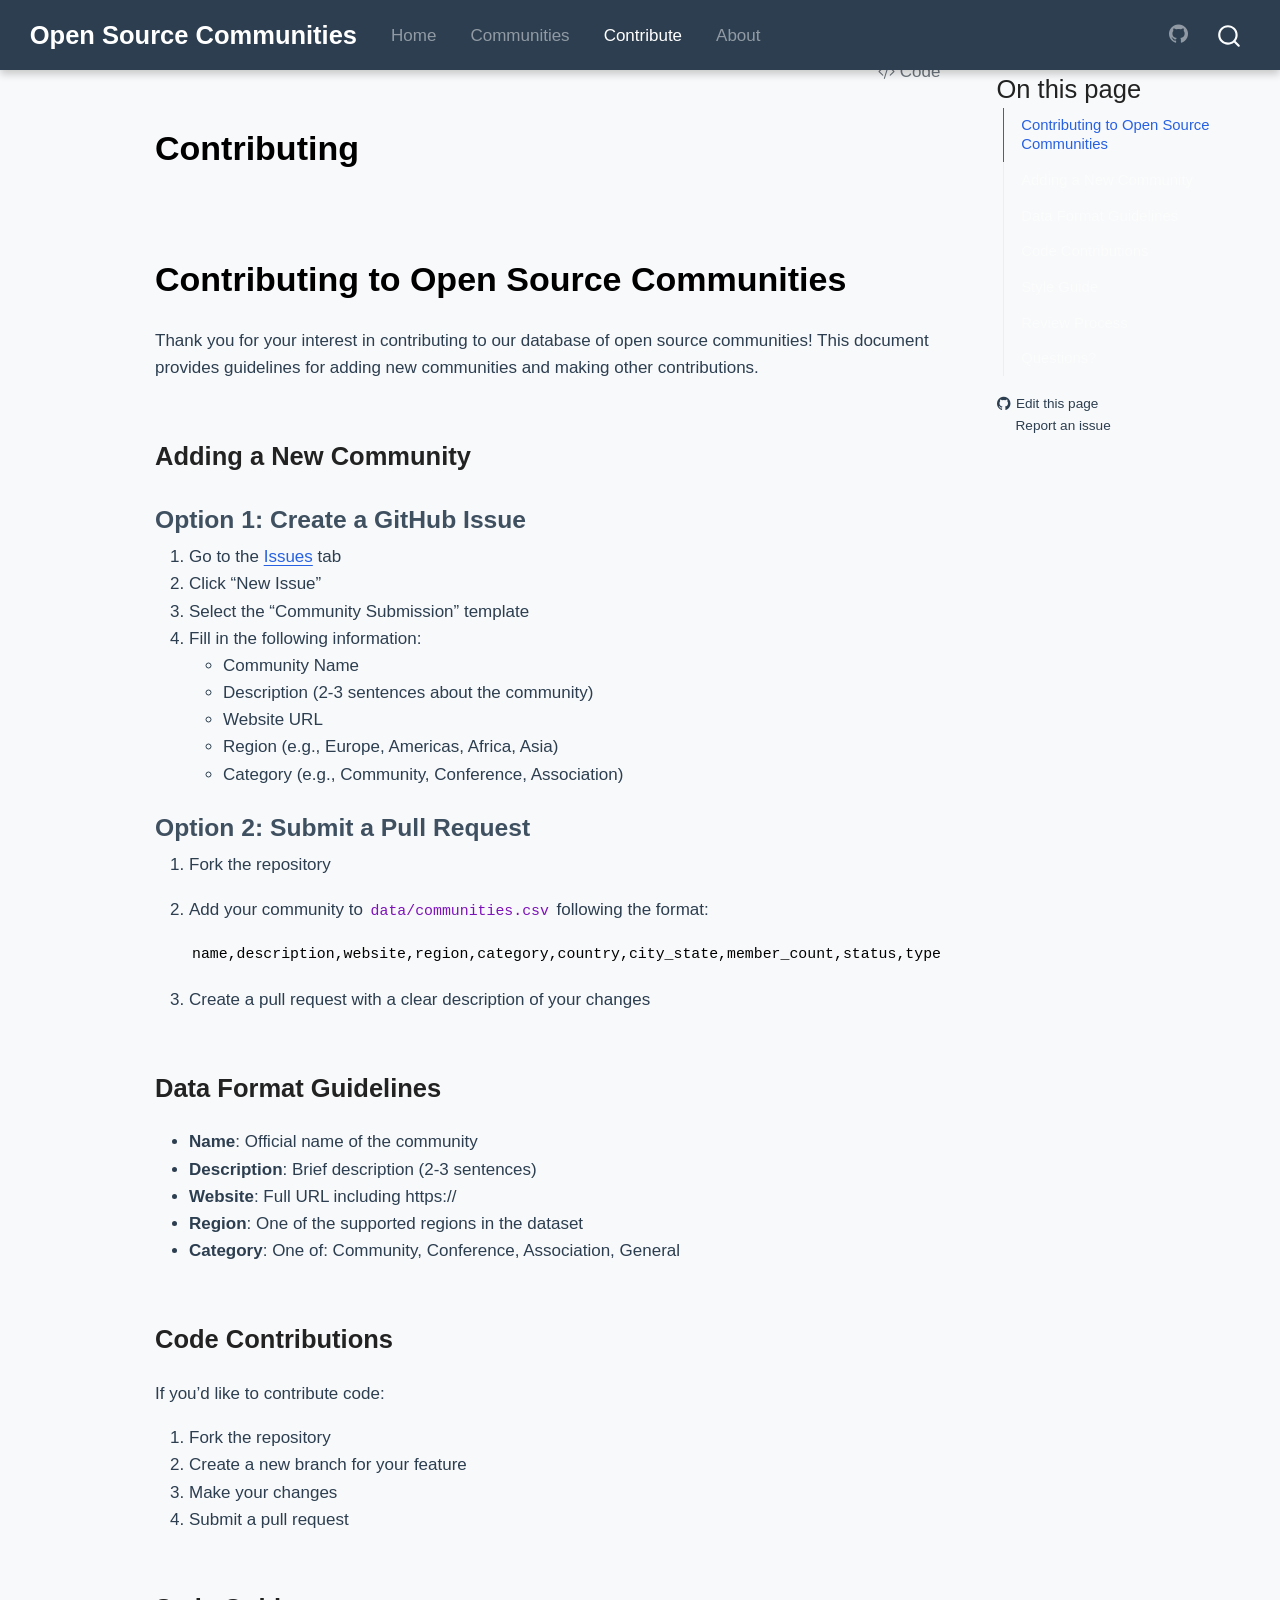
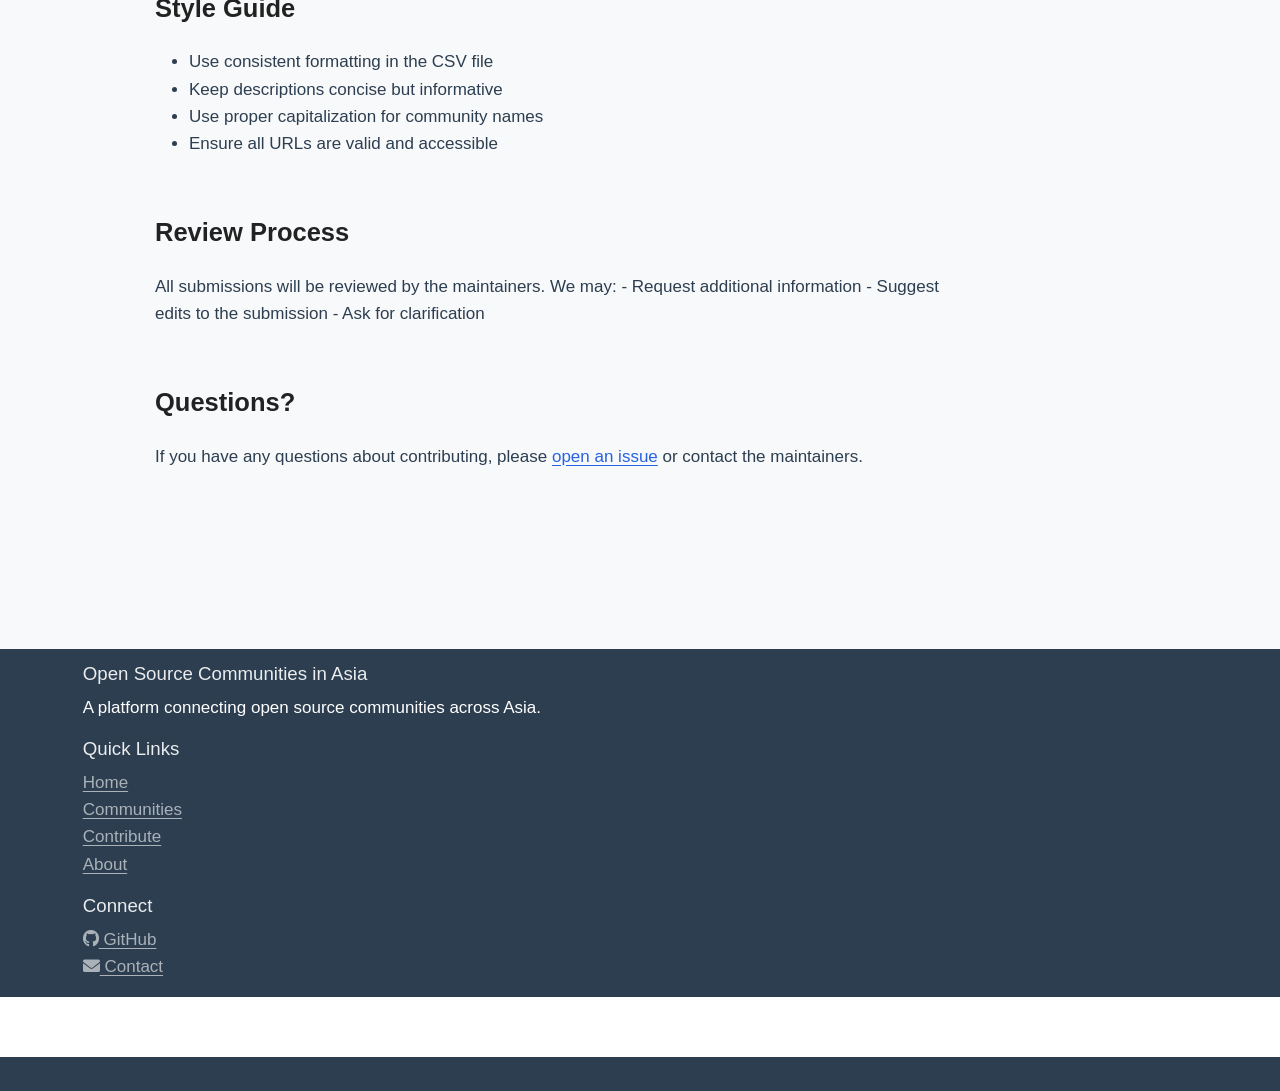
<file: docs/contribute.html>
<!DOCTYPE html>
<html xmlns="http://www.w3.org/1999/xhtml" lang="en" xml:lang="en"><head>

<meta charset="utf-8">
<meta name="generator" content="quarto-1.7.29">

<meta name="viewport" content="width=device-width, initial-scale=1.0, user-scalable=yes">


<title>Contributing – Open Source Communities</title>
<style>
code{white-space: pre-wrap;}
span.smallcaps{font-variant: small-caps;}
div.columns{display: flex; gap: min(4vw, 1.5em);}
div.column{flex: auto; overflow-x: auto;}
div.hanging-indent{margin-left: 1.5em; text-indent: -1.5em;}
ul.task-list{list-style: none;}
ul.task-list li input[type="checkbox"] {
  width: 0.8em;
  margin: 0 0.8em 0.2em -1em; /* quarto-specific, see https://github.com/quarto-dev/quarto-cli/issues/4556 */ 
  vertical-align: middle;
}
/* CSS for syntax highlighting */
html { -webkit-text-size-adjust: 100%; }
pre > code.sourceCode { white-space: pre; position: relative; }
pre > code.sourceCode > span { display: inline-block; line-height: 1.25; }
pre > code.sourceCode > span:empty { height: 1.2em; }
.sourceCode { overflow: visible; }
code.sourceCode > span { color: inherit; text-decoration: inherit; }
div.sourceCode { margin: 1em 0; }
pre.sourceCode { margin: 0; }
@media screen {
div.sourceCode { overflow: auto; }
}
@media print {
pre > code.sourceCode { white-space: pre-wrap; }
pre > code.sourceCode > span { text-indent: -5em; padding-left: 5em; }
}
pre.numberSource code
  { counter-reset: source-line 0; }
pre.numberSource code > span
  { position: relative; left: -4em; counter-increment: source-line; }
pre.numberSource code > span > a:first-child::before
  { content: counter(source-line);
    position: relative; left: -1em; text-align: right; vertical-align: baseline;
    border: none; display: inline-block;
    -webkit-touch-callout: none; -webkit-user-select: none;
    -khtml-user-select: none; -moz-user-select: none;
    -ms-user-select: none; user-select: none;
    padding: 0 4px; width: 4em;
  }
pre.numberSource { margin-left: 3em;  padding-left: 4px; }
div.sourceCode
  {   }
@media screen {
pre > code.sourceCode > span > a:first-child::before { text-decoration: underline; }
}
</style>


<script src="site_libs/quarto-nav/quarto-nav.js"></script>
<script src="site_libs/quarto-nav/headroom.min.js"></script>
<script src="site_libs/clipboard/clipboard.min.js"></script>
<script src="site_libs/quarto-search/autocomplete.umd.js"></script>
<script src="site_libs/quarto-search/fuse.min.js"></script>
<script src="site_libs/quarto-search/quarto-search.js"></script>
<meta name="quarto:offset" content="./">
<script src="site_libs/quarto-html/quarto.js" type="module"></script>
<script src="site_libs/quarto-html/tabsets/tabsets.js" type="module"></script>
<script src="site_libs/quarto-html/popper.min.js"></script>
<script src="site_libs/quarto-html/tippy.umd.min.js"></script>
<script src="site_libs/quarto-html/anchor.min.js"></script>
<link href="site_libs/quarto-html/tippy.css" rel="stylesheet">
<link href="site_libs/quarto-html/quarto-syntax-highlighting-bcbce66894bfa8e7e94e40e0186b9bb8.css" rel="stylesheet" id="quarto-text-highlighting-styles">
<script src="site_libs/bootstrap/bootstrap.min.js"></script>
<link href="site_libs/bootstrap/bootstrap-icons.css" rel="stylesheet">
<link href="site_libs/bootstrap/bootstrap-f09d9e16f4c314c3ee0d84a079bee913.min.css" rel="stylesheet" append-hash="true" id="quarto-bootstrap" data-mode="light">
<script id="quarto-search-options" type="application/json">{
  "location": "navbar",
  "copy-button": false,
  "collapse-after": 3,
  "panel-placement": "end",
  "type": "overlay",
  "limit": 50,
  "keyboard-shortcut": [
    "f",
    "/",
    "s"
  ],
  "show-item-context": false,
  "language": {
    "search-no-results-text": "No results",
    "search-matching-documents-text": "matching documents",
    "search-copy-link-title": "Copy link to search",
    "search-hide-matches-text": "Hide additional matches",
    "search-more-match-text": "more match in this document",
    "search-more-matches-text": "more matches in this document",
    "search-clear-button-title": "Clear",
    "search-text-placeholder": "",
    "search-detached-cancel-button-title": "Cancel",
    "search-submit-button-title": "Submit",
    "search-label": "Search"
  }
}</script>
<style>html{ scroll-behavior: smooth; }</style>


<link rel="stylesheet" href="styles/custom.css">
<link rel="stylesheet" href="https://cdnjs.cloudflare.com/ajax/libs/font-awesome/6.0.0/css/all.min.css">
</head>

<body class="nav-fixed quarto-light">

<div id="quarto-search-results"></div>
  <header id="quarto-header" class="headroom fixed-top">
    <nav class="navbar navbar-expand-lg " data-bs-theme="dark">
      <div class="navbar-container container-fluid">
      <div class="navbar-brand-container mx-auto">
    <a class="navbar-brand" href="./index.html">
    <span class="navbar-title">Open Source Communities</span>
    </a>
  </div>
            <div id="quarto-search" class="" title="Search"></div>
          <button class="navbar-toggler" type="button" data-bs-toggle="collapse" data-bs-target="#navbarCollapse" aria-controls="navbarCollapse" role="menu" aria-expanded="false" aria-label="Toggle navigation" onclick="if (window.quartoToggleHeadroom) { window.quartoToggleHeadroom(); }">
  <span class="navbar-toggler-icon"></span>
</button>
          <div class="collapse navbar-collapse" id="navbarCollapse">
            <ul class="navbar-nav navbar-nav-scroll me-auto">
  <li class="nav-item">
    <a class="nav-link" href="./index.html"> 
<span class="menu-text">Home</span></a>
  </li>  
  <li class="nav-item">
    <a class="nav-link" href="./communities/index.html"> 
<span class="menu-text">Communities</span></a>
  </li>  
  <li class="nav-item">
    <a class="nav-link active" href="./contribute.html" aria-current="page"> 
<span class="menu-text">Contribute</span></a>
  </li>  
  <li class="nav-item">
    <a class="nav-link" href="./about.html"> 
<span class="menu-text">About</span></a>
  </li>  
</ul>
            <ul class="navbar-nav navbar-nav-scroll ms-auto">
  <li class="nav-item compact">
    <a class="nav-link" href="https://github.com/chaoss/chaoss-asia/"> <i class="bi bi-github" role="img" aria-label="GitHub">
</i> 
<span class="menu-text"></span></a>
  </li>  
</ul>
          </div> <!-- /navcollapse -->
            <div class="quarto-navbar-tools">
</div>
      </div> <!-- /container-fluid -->
    </nav>
</header>
<!-- content -->
<div id="quarto-content" class="quarto-container page-columns page-rows-contents page-layout-article page-navbar">
<!-- sidebar -->
<!-- margin-sidebar -->
    <div id="quarto-margin-sidebar" class="sidebar margin-sidebar">
        <nav id="TOC" role="doc-toc" class="toc-active">
    <h2 id="toc-title">On this page</h2>
   
  <ul>
  <li><a href="#contributing-to-open-source-communities" id="toc-contributing-to-open-source-communities" class="nav-link active" data-scroll-target="#contributing-to-open-source-communities">Contributing to Open Source Communities</a>
  <ul class="collapse">
  <li><a href="#adding-a-new-community" id="toc-adding-a-new-community" class="nav-link" data-scroll-target="#adding-a-new-community">Adding a New Community</a>
  <ul class="collapse">
  <li><a href="#option-1-create-a-github-issue" id="toc-option-1-create-a-github-issue" class="nav-link" data-scroll-target="#option-1-create-a-github-issue">Option 1: Create a GitHub Issue</a></li>
  <li><a href="#option-2-submit-a-pull-request" id="toc-option-2-submit-a-pull-request" class="nav-link" data-scroll-target="#option-2-submit-a-pull-request">Option 2: Submit a Pull Request</a></li>
  </ul></li>
  <li><a href="#data-format-guidelines" id="toc-data-format-guidelines" class="nav-link" data-scroll-target="#data-format-guidelines">Data Format Guidelines</a></li>
  <li><a href="#code-contributions" id="toc-code-contributions" class="nav-link" data-scroll-target="#code-contributions">Code Contributions</a></li>
  <li><a href="#style-guide" id="toc-style-guide" class="nav-link" data-scroll-target="#style-guide">Style Guide</a></li>
  <li><a href="#review-process" id="toc-review-process" class="nav-link" data-scroll-target="#review-process">Review Process</a></li>
  <li><a href="#questions" id="toc-questions" class="nav-link" data-scroll-target="#questions">Questions?</a></li>
  </ul></li>
  </ul>
<div class="toc-actions"><ul><li><a href="https://github.com/SammanSarkar/open-source-in-asia/edit/main/contribute.qmd" class="toc-action"><i class="bi bi-github"></i>Edit this page</a></li><li><a href="https://github.com/SammanSarkar/open-source-in-asia/issues/new" class="toc-action"><i class="bi empty"></i>Report an issue</a></li></ul></div></nav>
    </div>
<!-- main -->
<main class="content" id="quarto-document-content">

<header id="title-block-header" class="quarto-title-block default">
<div class="quarto-title">
<div class="quarto-title-block"><div><h1 class="title">Contributing</h1><button type="button" class="btn code-tools-button" id="quarto-code-tools-source"><i class="bi"></i> Code</button></div></div>
</div>



<div class="quarto-title-meta">

    
  
    
  </div>
  


</header>


<section id="contributing-to-open-source-communities" class="level1">
<h1>Contributing to Open Source Communities</h1>
<p>Thank you for your interest in contributing to our database of open source communities! This document provides guidelines for adding new communities and making other contributions.</p>
<section id="adding-a-new-community" class="level2">
<h2 class="anchored" data-anchor-id="adding-a-new-community">Adding a New Community</h2>
<section id="option-1-create-a-github-issue" class="level3">
<h3 class="anchored" data-anchor-id="option-1-create-a-github-issue">Option 1: Create a GitHub Issue</h3>
<ol type="1">
<li>Go to the <a href="https://github.com/chaoss/chaoss-asia/issues">Issues</a> tab</li>
<li>Click “New Issue”</li>
<li>Select the “Community Submission” template</li>
<li>Fill in the following information:
<ul>
<li>Community Name</li>
<li>Description (2-3 sentences about the community)</li>
<li>Website URL</li>
<li>Region (e.g., Europe, Americas, Africa, Asia)</li>
<li>Category (e.g., Community, Conference, Association)</li>
</ul></li>
</ol>
</section>
<section id="option-2-submit-a-pull-request" class="level3">
<h3 class="anchored" data-anchor-id="option-2-submit-a-pull-request">Option 2: Submit a Pull Request</h3>
<ol type="1">
<li><p>Fork the repository</p></li>
<li><p>Add your community to <code>data/communities.csv</code> following the format:</p>
<pre class="csv"><code>name,description,website,region,category,country,city_state,member_count,status,type</code></pre></li>
<li><p>Create a pull request with a clear description of your changes</p></li>
</ol>
</section>
</section>
<section id="data-format-guidelines" class="level2">
<h2 class="anchored" data-anchor-id="data-format-guidelines">Data Format Guidelines</h2>
<ul>
<li><strong>Name</strong>: Official name of the community</li>
<li><strong>Description</strong>: Brief description (2-3 sentences)</li>
<li><strong>Website</strong>: Full URL including https://</li>
<li><strong>Region</strong>: One of the supported regions in the dataset</li>
<li><strong>Category</strong>: One of: Community, Conference, Association, General</li>
</ul>
</section>
<section id="code-contributions" class="level2">
<h2 class="anchored" data-anchor-id="code-contributions">Code Contributions</h2>
<p>If you’d like to contribute code:</p>
<ol type="1">
<li>Fork the repository</li>
<li>Create a new branch for your feature</li>
<li>Make your changes</li>
<li>Submit a pull request</li>
</ol>
</section>
<section id="style-guide" class="level2">
<h2 class="anchored" data-anchor-id="style-guide">Style Guide</h2>
<ul>
<li>Use consistent formatting in the CSV file</li>
<li>Keep descriptions concise but informative</li>
<li>Use proper capitalization for community names</li>
<li>Ensure all URLs are valid and accessible</li>
</ul>
</section>
<section id="review-process" class="level2">
<h2 class="anchored" data-anchor-id="review-process">Review Process</h2>
<p>All submissions will be reviewed by the maintainers. We may: - Request additional information - Suggest edits to the submission - Ask for clarification</p>
</section>
<section id="questions" class="level2">
<h2 class="anchored" data-anchor-id="questions">Questions?</h2>
<p>If you have any questions about contributing, please <a href="https://github.com/chaoss/chaoss-asia/issues">open an issue</a> or contact the maintainers.</p>


<!-- -->

</section>
</section>

</main> <!-- /main -->
<footer class="footer">

  <div class="container">

    <div class="row">

      <div class="col-md-4">

        <h5>Open Source Communities in Asia</h5>

        <p>A platform connecting open source communities across Asia.</p>

      </div>

      <div class="col-md-4">

        <h5>Quick Links</h5>

        <ul class="list-unstyled">

          <li><a href="./">Home</a></li>

          <li><a href="./communities/">Communities</a></li>

          <li><a href="./contribute.html">Contribute</a></li>

          <li><a href="./about.html">About</a></li>

        </ul>

      </div>

      <div class="col-md-4">

        <h5>Connect</h5>

        <ul class="list-unstyled">

          <li><a href="https://github.com/chaoss/chaoss-asia/" target="_blank"><i class="fab fa-github"></i> GitHub</a></li>

          <li><a href="mailto:chaossasia@gmail.com"><i class="fas fa-envelope"></i> Contact</a></li>

        </ul>

      </div>

    </div>

  </div>

<div class="nav-footer"><div class="nav-footer-center"><div class="toc-actions d-sm-block d-md-none"><ul><li><a href="https://github.com/SammanSarkar/open-source-in-asia/edit/main/contribute.qmd" class="toc-action"><i class="bi bi-github"></i>Edit this page</a></li><li><a href="https://github.com/SammanSarkar/open-source-in-asia/issues/new" class="toc-action"><i class="bi empty"></i>Report an issue</a></li></ul></div></div></div></footer> 
<script id="quarto-html-after-body" type="application/javascript">
  window.document.addEventListener("DOMContentLoaded", function (event) {
    const icon = "";
    const anchorJS = new window.AnchorJS();
    anchorJS.options = {
      placement: 'right',
      icon: icon
    };
    anchorJS.add('.anchored');
    const isCodeAnnotation = (el) => {
      for (const clz of el.classList) {
        if (clz.startsWith('code-annotation-')) {                     
          return true;
        }
      }
      return false;
    }
    const onCopySuccess = function(e) {
      // button target
      const button = e.trigger;
      // don't keep focus
      button.blur();
      // flash "checked"
      button.classList.add('code-copy-button-checked');
      var currentTitle = button.getAttribute("title");
      button.setAttribute("title", "Copied!");
      let tooltip;
      if (window.bootstrap) {
        button.setAttribute("data-bs-toggle", "tooltip");
        button.setAttribute("data-bs-placement", "left");
        button.setAttribute("data-bs-title", "Copied!");
        tooltip = new bootstrap.Tooltip(button, 
          { trigger: "manual", 
            customClass: "code-copy-button-tooltip",
            offset: [0, -8]});
        tooltip.show();    
      }
      setTimeout(function() {
        if (tooltip) {
          tooltip.hide();
          button.removeAttribute("data-bs-title");
          button.removeAttribute("data-bs-toggle");
          button.removeAttribute("data-bs-placement");
        }
        button.setAttribute("title", currentTitle);
        button.classList.remove('code-copy-button-checked');
      }, 1000);
      // clear code selection
      e.clearSelection();
    }
    const getTextToCopy = function(trigger) {
        const codeEl = trigger.previousElementSibling.cloneNode(true);
        for (const childEl of codeEl.children) {
          if (isCodeAnnotation(childEl)) {
            childEl.remove();
          }
        }
        return codeEl.innerText;
    }
    const clipboard = new window.ClipboardJS('.code-copy-button:not([data-in-quarto-modal])', {
      text: getTextToCopy
    });
    clipboard.on('success', onCopySuccess);
    if (window.document.getElementById('quarto-embedded-source-code-modal')) {
      const clipboardModal = new window.ClipboardJS('.code-copy-button[data-in-quarto-modal]', {
        text: getTextToCopy,
        container: window.document.getElementById('quarto-embedded-source-code-modal')
      });
      clipboardModal.on('success', onCopySuccess);
    }
    const viewSource = window.document.getElementById('quarto-view-source') ||
                       window.document.getElementById('quarto-code-tools-source');
    if (viewSource) {
      const sourceUrl = viewSource.getAttribute("data-quarto-source-url");
      viewSource.addEventListener("click", function(e) {
        if (sourceUrl) {
          // rstudio viewer pane
          if (/\bcapabilities=\b/.test(window.location)) {
            window.open(sourceUrl);
          } else {
            window.location.href = sourceUrl;
          }
        } else {
          const modal = new bootstrap.Modal(document.getElementById('quarto-embedded-source-code-modal'));
          modal.show();
        }
        return false;
      });
    }
    function toggleCodeHandler(show) {
      return function(e) {
        const detailsSrc = window.document.querySelectorAll(".cell > details > .sourceCode");
        for (let i=0; i<detailsSrc.length; i++) {
          const details = detailsSrc[i].parentElement;
          if (show) {
            details.open = true;
          } else {
            details.removeAttribute("open");
          }
        }
        const cellCodeDivs = window.document.querySelectorAll(".cell > .sourceCode");
        const fromCls = show ? "hidden" : "unhidden";
        const toCls = show ? "unhidden" : "hidden";
        for (let i=0; i<cellCodeDivs.length; i++) {
          const codeDiv = cellCodeDivs[i];
          if (codeDiv.classList.contains(fromCls)) {
            codeDiv.classList.remove(fromCls);
            codeDiv.classList.add(toCls);
          } 
        }
        return false;
      }
    }
    const hideAllCode = window.document.getElementById("quarto-hide-all-code");
    if (hideAllCode) {
      hideAllCode.addEventListener("click", toggleCodeHandler(false));
    }
    const showAllCode = window.document.getElementById("quarto-show-all-code");
    if (showAllCode) {
      showAllCode.addEventListener("click", toggleCodeHandler(true));
    }
      var localhostRegex = new RegExp(/^(?:http|https):\/\/localhost\:?[0-9]*\//);
      var mailtoRegex = new RegExp(/^mailto:/);
        var filterRegex = new RegExp("https:\/\/sammansarkar\.github\.io\/open-source-in-asia");
      var isInternal = (href) => {
          return filterRegex.test(href) || localhostRegex.test(href) || mailtoRegex.test(href);
      }
      // Inspect non-navigation links and adorn them if external
     var links = window.document.querySelectorAll('a[href]:not(.nav-link):not(.navbar-brand):not(.toc-action):not(.sidebar-link):not(.sidebar-item-toggle):not(.pagination-link):not(.no-external):not([aria-hidden]):not(.dropdown-item):not(.quarto-navigation-tool):not(.about-link)');
      for (var i=0; i<links.length; i++) {
        const link = links[i];
        if (!isInternal(link.href)) {
          // undo the damage that might have been done by quarto-nav.js in the case of
          // links that we want to consider external
          if (link.dataset.originalHref !== undefined) {
            link.href = link.dataset.originalHref;
          }
        }
      }
    function tippyHover(el, contentFn, onTriggerFn, onUntriggerFn) {
      const config = {
        allowHTML: true,
        maxWidth: 500,
        delay: 100,
        arrow: false,
        appendTo: function(el) {
            return el.parentElement;
        },
        interactive: true,
        interactiveBorder: 10,
        theme: 'quarto',
        placement: 'bottom-start',
      };
      if (contentFn) {
        config.content = contentFn;
      }
      if (onTriggerFn) {
        config.onTrigger = onTriggerFn;
      }
      if (onUntriggerFn) {
        config.onUntrigger = onUntriggerFn;
      }
      window.tippy(el, config); 
    }
    const noterefs = window.document.querySelectorAll('a[role="doc-noteref"]');
    for (var i=0; i<noterefs.length; i++) {
      const ref = noterefs[i];
      tippyHover(ref, function() {
        // use id or data attribute instead here
        let href = ref.getAttribute('data-footnote-href') || ref.getAttribute('href');
        try { href = new URL(href).hash; } catch {}
        const id = href.replace(/^#\/?/, "");
        const note = window.document.getElementById(id);
        if (note) {
          return note.innerHTML;
        } else {
          return "";
        }
      });
    }
    const xrefs = window.document.querySelectorAll('a.quarto-xref');
    const processXRef = (id, note) => {
      // Strip column container classes
      const stripColumnClz = (el) => {
        el.classList.remove("page-full", "page-columns");
        if (el.children) {
          for (const child of el.children) {
            stripColumnClz(child);
          }
        }
      }
      stripColumnClz(note)
      if (id === null || id.startsWith('sec-')) {
        // Special case sections, only their first couple elements
        const container = document.createElement("div");
        if (note.children && note.children.length > 2) {
          container.appendChild(note.children[0].cloneNode(true));
          for (let i = 1; i < note.children.length; i++) {
            const child = note.children[i];
            if (child.tagName === "P" && child.innerText === "") {
              continue;
            } else {
              container.appendChild(child.cloneNode(true));
              break;
            }
          }
          if (window.Quarto?.typesetMath) {
            window.Quarto.typesetMath(container);
          }
          return container.innerHTML
        } else {
          if (window.Quarto?.typesetMath) {
            window.Quarto.typesetMath(note);
          }
          return note.innerHTML;
        }
      } else {
        // Remove any anchor links if they are present
        const anchorLink = note.querySelector('a.anchorjs-link');
        if (anchorLink) {
          anchorLink.remove();
        }
        if (window.Quarto?.typesetMath) {
          window.Quarto.typesetMath(note);
        }
        if (note.classList.contains("callout")) {
          return note.outerHTML;
        } else {
          return note.innerHTML;
        }
      }
    }
    for (var i=0; i<xrefs.length; i++) {
      const xref = xrefs[i];
      tippyHover(xref, undefined, function(instance) {
        instance.disable();
        let url = xref.getAttribute('href');
        let hash = undefined; 
        if (url.startsWith('#')) {
          hash = url;
        } else {
          try { hash = new URL(url).hash; } catch {}
        }
        if (hash) {
          const id = hash.replace(/^#\/?/, "");
          const note = window.document.getElementById(id);
          if (note !== null) {
            try {
              const html = processXRef(id, note.cloneNode(true));
              instance.setContent(html);
            } finally {
              instance.enable();
              instance.show();
            }
          } else {
            // See if we can fetch this
            fetch(url.split('#')[0])
            .then(res => res.text())
            .then(html => {
              const parser = new DOMParser();
              const htmlDoc = parser.parseFromString(html, "text/html");
              const note = htmlDoc.getElementById(id);
              if (note !== null) {
                const html = processXRef(id, note);
                instance.setContent(html);
              } 
            }).finally(() => {
              instance.enable();
              instance.show();
            });
          }
        } else {
          // See if we can fetch a full url (with no hash to target)
          // This is a special case and we should probably do some content thinning / targeting
          fetch(url)
          .then(res => res.text())
          .then(html => {
            const parser = new DOMParser();
            const htmlDoc = parser.parseFromString(html, "text/html");
            const note = htmlDoc.querySelector('main.content');
            if (note !== null) {
              // This should only happen for chapter cross references
              // (since there is no id in the URL)
              // remove the first header
              if (note.children.length > 0 && note.children[0].tagName === "HEADER") {
                note.children[0].remove();
              }
              const html = processXRef(null, note);
              instance.setContent(html);
            } 
          }).finally(() => {
            instance.enable();
            instance.show();
          });
        }
      }, function(instance) {
      });
    }
        let selectedAnnoteEl;
        const selectorForAnnotation = ( cell, annotation) => {
          let cellAttr = 'data-code-cell="' + cell + '"';
          let lineAttr = 'data-code-annotation="' +  annotation + '"';
          const selector = 'span[' + cellAttr + '][' + lineAttr + ']';
          return selector;
        }
        const selectCodeLines = (annoteEl) => {
          const doc = window.document;
          const targetCell = annoteEl.getAttribute("data-target-cell");
          const targetAnnotation = annoteEl.getAttribute("data-target-annotation");
          const annoteSpan = window.document.querySelector(selectorForAnnotation(targetCell, targetAnnotation));
          const lines = annoteSpan.getAttribute("data-code-lines").split(",");
          const lineIds = lines.map((line) => {
            return targetCell + "-" + line;
          })
          let top = null;
          let height = null;
          let parent = null;
          if (lineIds.length > 0) {
              //compute the position of the single el (top and bottom and make a div)
              const el = window.document.getElementById(lineIds[0]);
              top = el.offsetTop;
              height = el.offsetHeight;
              parent = el.parentElement.parentElement;
            if (lineIds.length > 1) {
              const lastEl = window.document.getElementById(lineIds[lineIds.length - 1]);
              const bottom = lastEl.offsetTop + lastEl.offsetHeight;
              height = bottom - top;
            }
            if (top !== null && height !== null && parent !== null) {
              // cook up a div (if necessary) and position it 
              let div = window.document.getElementById("code-annotation-line-highlight");
              if (div === null) {
                div = window.document.createElement("div");
                div.setAttribute("id", "code-annotation-line-highlight");
                div.style.position = 'absolute';
                parent.appendChild(div);
              }
              div.style.top = top - 2 + "px";
              div.style.height = height + 4 + "px";
              div.style.left = 0;
              let gutterDiv = window.document.getElementById("code-annotation-line-highlight-gutter");
              if (gutterDiv === null) {
                gutterDiv = window.document.createElement("div");
                gutterDiv.setAttribute("id", "code-annotation-line-highlight-gutter");
                gutterDiv.style.position = 'absolute';
                const codeCell = window.document.getElementById(targetCell);
                const gutter = codeCell.querySelector('.code-annotation-gutter');
                gutter.appendChild(gutterDiv);
              }
              gutterDiv.style.top = top - 2 + "px";
              gutterDiv.style.height = height + 4 + "px";
            }
            selectedAnnoteEl = annoteEl;
          }
        };
        const unselectCodeLines = () => {
          const elementsIds = ["code-annotation-line-highlight", "code-annotation-line-highlight-gutter"];
          elementsIds.forEach((elId) => {
            const div = window.document.getElementById(elId);
            if (div) {
              div.remove();
            }
          });
          selectedAnnoteEl = undefined;
        };
          // Handle positioning of the toggle
      window.addEventListener(
        "resize",
        throttle(() => {
          elRect = undefined;
          if (selectedAnnoteEl) {
            selectCodeLines(selectedAnnoteEl);
          }
        }, 10)
      );
      function throttle(fn, ms) {
      let throttle = false;
      let timer;
        return (...args) => {
          if(!throttle) { // first call gets through
              fn.apply(this, args);
              throttle = true;
          } else { // all the others get throttled
              if(timer) clearTimeout(timer); // cancel #2
              timer = setTimeout(() => {
                fn.apply(this, args);
                timer = throttle = false;
              }, ms);
          }
        };
      }
        // Attach click handler to the DT
        const annoteDls = window.document.querySelectorAll('dt[data-target-cell]');
        for (const annoteDlNode of annoteDls) {
          annoteDlNode.addEventListener('click', (event) => {
            const clickedEl = event.target;
            if (clickedEl !== selectedAnnoteEl) {
              unselectCodeLines();
              const activeEl = window.document.querySelector('dt[data-target-cell].code-annotation-active');
              if (activeEl) {
                activeEl.classList.remove('code-annotation-active');
              }
              selectCodeLines(clickedEl);
              clickedEl.classList.add('code-annotation-active');
            } else {
              // Unselect the line
              unselectCodeLines();
              clickedEl.classList.remove('code-annotation-active');
            }
          });
        }
    const findCites = (el) => {
      const parentEl = el.parentElement;
      if (parentEl) {
        const cites = parentEl.dataset.cites;
        if (cites) {
          return {
            el,
            cites: cites.split(' ')
          };
        } else {
          return findCites(el.parentElement)
        }
      } else {
        return undefined;
      }
    };
    var bibliorefs = window.document.querySelectorAll('a[role="doc-biblioref"]');
    for (var i=0; i<bibliorefs.length; i++) {
      const ref = bibliorefs[i];
      const citeInfo = findCites(ref);
      if (citeInfo) {
        tippyHover(citeInfo.el, function() {
          var popup = window.document.createElement('div');
          citeInfo.cites.forEach(function(cite) {
            var citeDiv = window.document.createElement('div');
            citeDiv.classList.add('hanging-indent');
            citeDiv.classList.add('csl-entry');
            var biblioDiv = window.document.getElementById('ref-' + cite);
            if (biblioDiv) {
              citeDiv.innerHTML = biblioDiv.innerHTML;
            }
            popup.appendChild(citeDiv);
          });
          return popup.innerHTML;
        });
      }
    }
  });
  </script><div class="modal fade" id="quarto-embedded-source-code-modal" tabindex="-1" aria-labelledby="quarto-embedded-source-code-modal-label" aria-hidden="true"><div class="modal-dialog modal-dialog-scrollable"><div class="modal-content"><div class="modal-header"><h5 class="modal-title" id="quarto-embedded-source-code-modal-label">Source Code</h5><button class="btn-close" data-bs-dismiss="modal"></button></div><div class="modal-body"><div class="">
<div class="sourceCode" id="cb2" data-shortcodes="false"><pre class="sourceCode markdown code-with-copy"><code class="sourceCode markdown"><span id="cb2-1"><a href="#cb2-1" aria-hidden="true" tabindex="-1"></a><span class="co">---</span></span>
<span id="cb2-2"><a href="#cb2-2" aria-hidden="true" tabindex="-1"></a><span class="an">title:</span><span class="co"> "Contributing"</span></span>
<span id="cb2-3"><a href="#cb2-3" aria-hidden="true" tabindex="-1"></a><span class="an">format:</span><span class="co"> html</span></span>
<span id="cb2-4"><a href="#cb2-4" aria-hidden="true" tabindex="-1"></a><span class="co">---</span></span>
<span id="cb2-5"><a href="#cb2-5" aria-hidden="true" tabindex="-1"></a></span>
<span id="cb2-6"><a href="#cb2-6" aria-hidden="true" tabindex="-1"></a><span class="fu"># Contributing to Open Source Communities</span></span>
<span id="cb2-7"><a href="#cb2-7" aria-hidden="true" tabindex="-1"></a></span>
<span id="cb2-8"><a href="#cb2-8" aria-hidden="true" tabindex="-1"></a>Thank you for your interest in contributing to our database of open source communities! This document provides guidelines for adding new communities and making other contributions.</span>
<span id="cb2-9"><a href="#cb2-9" aria-hidden="true" tabindex="-1"></a></span>
<span id="cb2-10"><a href="#cb2-10" aria-hidden="true" tabindex="-1"></a><span class="fu">## Adding a New Community</span></span>
<span id="cb2-11"><a href="#cb2-11" aria-hidden="true" tabindex="-1"></a></span>
<span id="cb2-12"><a href="#cb2-12" aria-hidden="true" tabindex="-1"></a><span class="fu">### Option 1: Create a GitHub Issue</span></span>
<span id="cb2-13"><a href="#cb2-13" aria-hidden="true" tabindex="-1"></a></span>
<span id="cb2-14"><a href="#cb2-14" aria-hidden="true" tabindex="-1"></a><span class="ss">1. </span>Go to the <span class="co">[</span><span class="ot">Issues</span><span class="co">](https://github.com/chaoss/chaoss-asia/issues)</span> tab</span>
<span id="cb2-15"><a href="#cb2-15" aria-hidden="true" tabindex="-1"></a><span class="ss">2. </span>Click "New Issue"</span>
<span id="cb2-16"><a href="#cb2-16" aria-hidden="true" tabindex="-1"></a><span class="ss">3. </span>Select the "Community Submission" template</span>
<span id="cb2-17"><a href="#cb2-17" aria-hidden="true" tabindex="-1"></a><span class="ss">4. </span>Fill in the following information:</span>
<span id="cb2-18"><a href="#cb2-18" aria-hidden="true" tabindex="-1"></a><span class="ss">   - </span>Community Name</span>
<span id="cb2-19"><a href="#cb2-19" aria-hidden="true" tabindex="-1"></a><span class="ss">   - </span>Description (2-3 sentences about the community)</span>
<span id="cb2-20"><a href="#cb2-20" aria-hidden="true" tabindex="-1"></a><span class="ss">   - </span>Website URL</span>
<span id="cb2-21"><a href="#cb2-21" aria-hidden="true" tabindex="-1"></a><span class="ss">   - </span>Region (e.g., Europe, Americas, Africa, Asia)</span>
<span id="cb2-22"><a href="#cb2-22" aria-hidden="true" tabindex="-1"></a><span class="ss">   - </span>Category (e.g., Community, Conference, Association)</span>
<span id="cb2-23"><a href="#cb2-23" aria-hidden="true" tabindex="-1"></a></span>
<span id="cb2-24"><a href="#cb2-24" aria-hidden="true" tabindex="-1"></a><span class="fu">### Option 2: Submit a Pull Request</span></span>
<span id="cb2-25"><a href="#cb2-25" aria-hidden="true" tabindex="-1"></a></span>
<span id="cb2-26"><a href="#cb2-26" aria-hidden="true" tabindex="-1"></a><span class="ss">1. </span>Fork the repository</span>
<span id="cb2-27"><a href="#cb2-27" aria-hidden="true" tabindex="-1"></a><span class="ss">2. </span>Add your community to <span class="in">`data/communities.csv`</span> following the format:</span>
<span id="cb2-28"><a href="#cb2-28" aria-hidden="true" tabindex="-1"></a>   <span class="in">```csv</span></span>
<span id="cb2-29"><a href="#cb2-29" aria-hidden="true" tabindex="-1"></a>   name<span class="op">,</span>description<span class="op">,</span>website<span class="op">,</span>region<span class="op">,</span>category<span class="op">,</span>country<span class="op">,</span>city_state<span class="op">,</span>member_count<span class="op">,</span>status<span class="op">,</span>type</span>
<span id="cb2-30"><a href="#cb2-30" aria-hidden="true" tabindex="-1"></a>   <span class="in">```</span></span>
<span id="cb2-31"><a href="#cb2-31" aria-hidden="true" tabindex="-1"></a><span class="ss">3. </span>Create a pull request with a clear description of your changes</span>
<span id="cb2-32"><a href="#cb2-32" aria-hidden="true" tabindex="-1"></a></span>
<span id="cb2-33"><a href="#cb2-33" aria-hidden="true" tabindex="-1"></a><span class="fu">## Data Format Guidelines</span></span>
<span id="cb2-34"><a href="#cb2-34" aria-hidden="true" tabindex="-1"></a></span>
<span id="cb2-35"><a href="#cb2-35" aria-hidden="true" tabindex="-1"></a><span class="ss">- </span>**Name**: Official name of the community</span>
<span id="cb2-36"><a href="#cb2-36" aria-hidden="true" tabindex="-1"></a><span class="ss">- </span>**Description**: Brief description (2-3 sentences)</span>
<span id="cb2-37"><a href="#cb2-37" aria-hidden="true" tabindex="-1"></a><span class="ss">- </span>**Website**: Full URL including https://</span>
<span id="cb2-38"><a href="#cb2-38" aria-hidden="true" tabindex="-1"></a><span class="ss">- </span>**Region**: One of the supported regions in the dataset</span>
<span id="cb2-39"><a href="#cb2-39" aria-hidden="true" tabindex="-1"></a><span class="ss">- </span>**Category**: One of: Community, Conference, Association, General</span>
<span id="cb2-40"><a href="#cb2-40" aria-hidden="true" tabindex="-1"></a></span>
<span id="cb2-41"><a href="#cb2-41" aria-hidden="true" tabindex="-1"></a><span class="fu">## Code Contributions</span></span>
<span id="cb2-42"><a href="#cb2-42" aria-hidden="true" tabindex="-1"></a></span>
<span id="cb2-43"><a href="#cb2-43" aria-hidden="true" tabindex="-1"></a>If you'd like to contribute code:</span>
<span id="cb2-44"><a href="#cb2-44" aria-hidden="true" tabindex="-1"></a></span>
<span id="cb2-45"><a href="#cb2-45" aria-hidden="true" tabindex="-1"></a><span class="ss">1. </span>Fork the repository</span>
<span id="cb2-46"><a href="#cb2-46" aria-hidden="true" tabindex="-1"></a><span class="ss">2. </span>Create a new branch for your feature</span>
<span id="cb2-47"><a href="#cb2-47" aria-hidden="true" tabindex="-1"></a><span class="ss">3. </span>Make your changes</span>
<span id="cb2-48"><a href="#cb2-48" aria-hidden="true" tabindex="-1"></a><span class="ss">4. </span>Submit a pull request</span>
<span id="cb2-49"><a href="#cb2-49" aria-hidden="true" tabindex="-1"></a></span>
<span id="cb2-50"><a href="#cb2-50" aria-hidden="true" tabindex="-1"></a><span class="fu">## Style Guide</span></span>
<span id="cb2-51"><a href="#cb2-51" aria-hidden="true" tabindex="-1"></a></span>
<span id="cb2-52"><a href="#cb2-52" aria-hidden="true" tabindex="-1"></a><span class="ss">- </span>Use consistent formatting in the CSV file</span>
<span id="cb2-53"><a href="#cb2-53" aria-hidden="true" tabindex="-1"></a><span class="ss">- </span>Keep descriptions concise but informative</span>
<span id="cb2-54"><a href="#cb2-54" aria-hidden="true" tabindex="-1"></a><span class="ss">- </span>Use proper capitalization for community names</span>
<span id="cb2-55"><a href="#cb2-55" aria-hidden="true" tabindex="-1"></a><span class="ss">- </span>Ensure all URLs are valid and accessible</span>
<span id="cb2-56"><a href="#cb2-56" aria-hidden="true" tabindex="-1"></a></span>
<span id="cb2-57"><a href="#cb2-57" aria-hidden="true" tabindex="-1"></a><span class="fu">## Review Process</span></span>
<span id="cb2-58"><a href="#cb2-58" aria-hidden="true" tabindex="-1"></a></span>
<span id="cb2-59"><a href="#cb2-59" aria-hidden="true" tabindex="-1"></a>All submissions will be reviewed by the maintainers. We may:</span>
<span id="cb2-60"><a href="#cb2-60" aria-hidden="true" tabindex="-1"></a><span class="ss">- </span>Request additional information</span>
<span id="cb2-61"><a href="#cb2-61" aria-hidden="true" tabindex="-1"></a><span class="ss">- </span>Suggest edits to the submission</span>
<span id="cb2-62"><a href="#cb2-62" aria-hidden="true" tabindex="-1"></a><span class="ss">- </span>Ask for clarification</span>
<span id="cb2-63"><a href="#cb2-63" aria-hidden="true" tabindex="-1"></a></span>
<span id="cb2-64"><a href="#cb2-64" aria-hidden="true" tabindex="-1"></a><span class="fu">## Questions?</span></span>
<span id="cb2-65"><a href="#cb2-65" aria-hidden="true" tabindex="-1"></a></span>
<span id="cb2-66"><a href="#cb2-66" aria-hidden="true" tabindex="-1"></a>If you have any questions about contributing, please <span class="co">[</span><span class="ot">open an issue</span><span class="co">](https://github.com/chaoss/chaoss-asia/issues)</span> or contact the maintainers. </span></code><button title="Copy to Clipboard" class="code-copy-button" data-in-quarto-modal=""><i class="bi"></i></button></pre></div>
</div></div></div></div></div>
</div> <!-- /content -->




<script src="site_libs/quarto-html/zenscroll-min.js"></script>
</body></html>
</file>
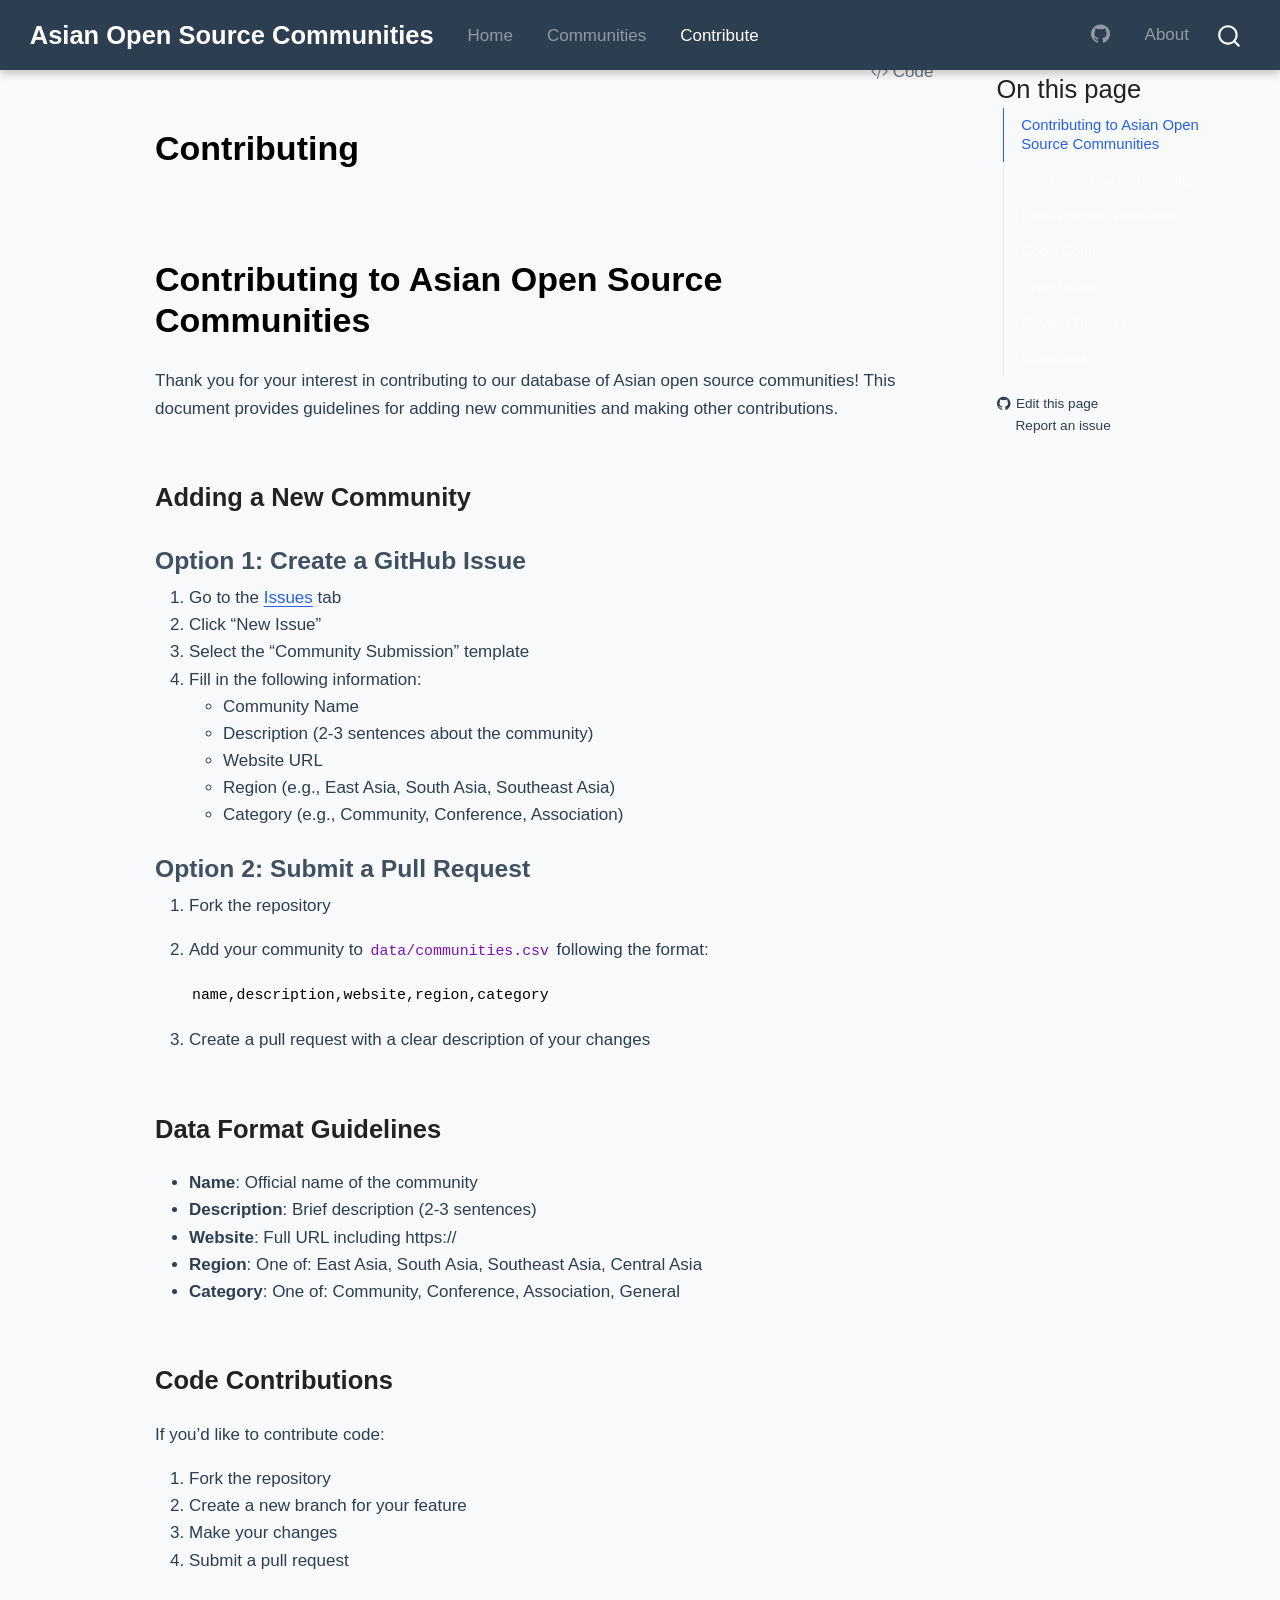
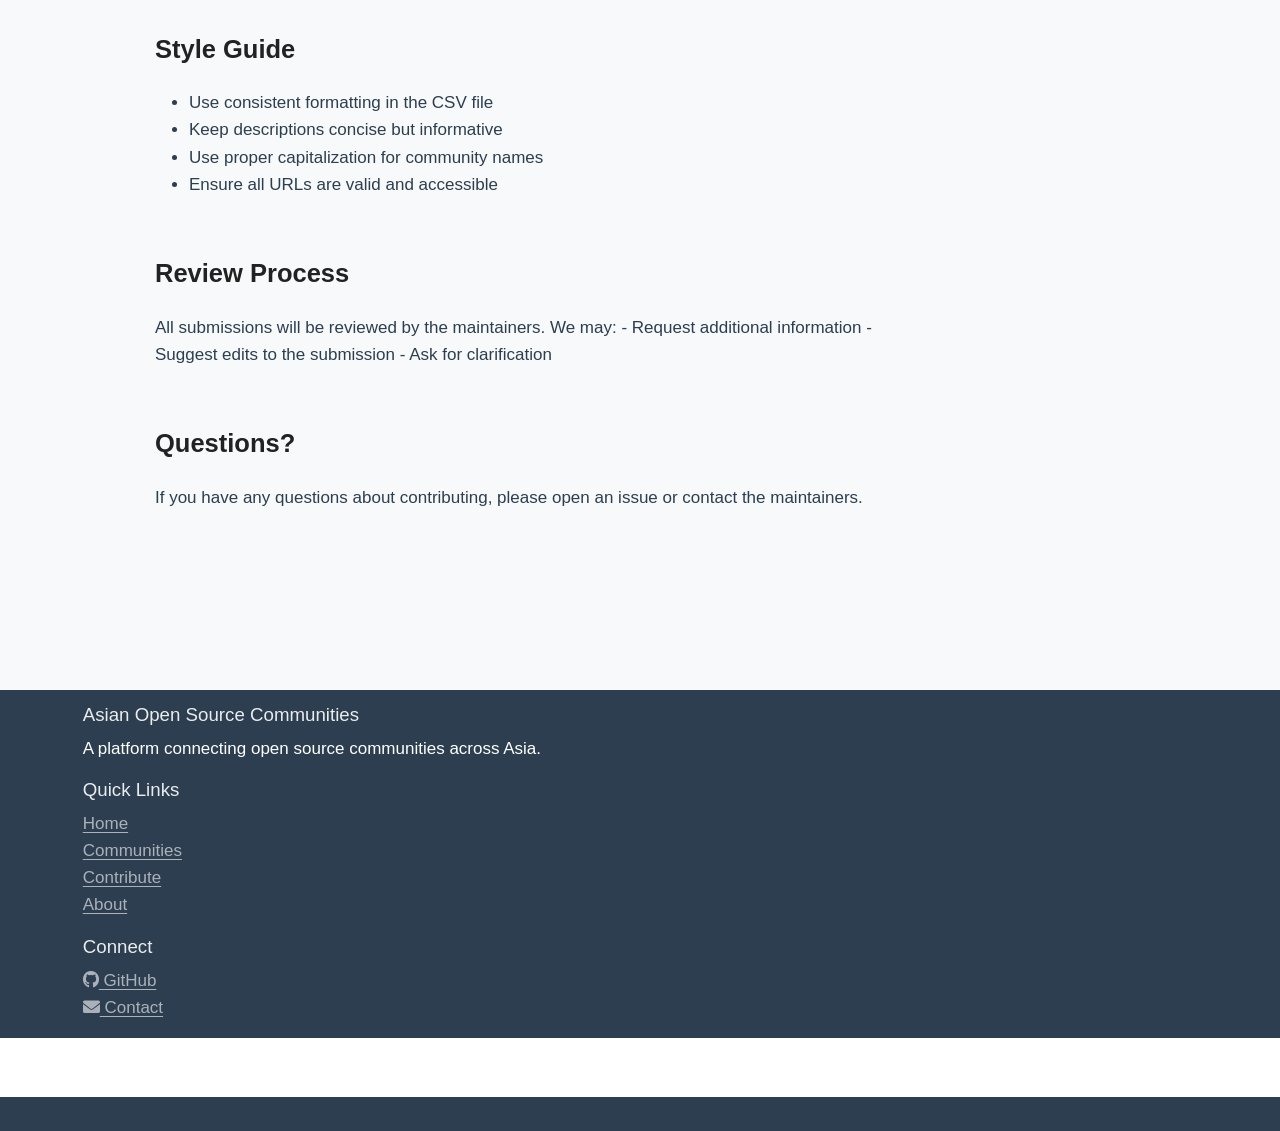
<file: docs/CONTRIBUTING.html>
<!DOCTYPE html>
<html xmlns="http://www.w3.org/1999/xhtml" lang="en" xml:lang="en"><head>

<meta charset="utf-8">
<meta name="generator" content="quarto-1.7.29">

<meta name="viewport" content="width=device-width, initial-scale=1.0, user-scalable=yes">


<title>Contributing – Asian Open Source Communities</title>
<style>
code{white-space: pre-wrap;}
span.smallcaps{font-variant: small-caps;}
div.columns{display: flex; gap: min(4vw, 1.5em);}
div.column{flex: auto; overflow-x: auto;}
div.hanging-indent{margin-left: 1.5em; text-indent: -1.5em;}
ul.task-list{list-style: none;}
ul.task-list li input[type="checkbox"] {
  width: 0.8em;
  margin: 0 0.8em 0.2em -1em; /* quarto-specific, see https://github.com/quarto-dev/quarto-cli/issues/4556 */ 
  vertical-align: middle;
}
/* CSS for syntax highlighting */
html { -webkit-text-size-adjust: 100%; }
pre > code.sourceCode { white-space: pre; position: relative; }
pre > code.sourceCode > span { display: inline-block; line-height: 1.25; }
pre > code.sourceCode > span:empty { height: 1.2em; }
.sourceCode { overflow: visible; }
code.sourceCode > span { color: inherit; text-decoration: inherit; }
div.sourceCode { margin: 1em 0; }
pre.sourceCode { margin: 0; }
@media screen {
div.sourceCode { overflow: auto; }
}
@media print {
pre > code.sourceCode { white-space: pre-wrap; }
pre > code.sourceCode > span { text-indent: -5em; padding-left: 5em; }
}
pre.numberSource code
  { counter-reset: source-line 0; }
pre.numberSource code > span
  { position: relative; left: -4em; counter-increment: source-line; }
pre.numberSource code > span > a:first-child::before
  { content: counter(source-line);
    position: relative; left: -1em; text-align: right; vertical-align: baseline;
    border: none; display: inline-block;
    -webkit-touch-callout: none; -webkit-user-select: none;
    -khtml-user-select: none; -moz-user-select: none;
    -ms-user-select: none; user-select: none;
    padding: 0 4px; width: 4em;
  }
pre.numberSource { margin-left: 3em;  padding-left: 4px; }
div.sourceCode
  {   }
@media screen {
pre > code.sourceCode > span > a:first-child::before { text-decoration: underline; }
}
</style>


<script src="site_libs/quarto-nav/quarto-nav.js"></script>
<script src="site_libs/quarto-nav/headroom.min.js"></script>
<script src="site_libs/clipboard/clipboard.min.js"></script>
<script src="site_libs/quarto-search/autocomplete.umd.js"></script>
<script src="site_libs/quarto-search/fuse.min.js"></script>
<script src="site_libs/quarto-search/quarto-search.js"></script>
<meta name="quarto:offset" content="./">
<script src="site_libs/quarto-html/quarto.js" type="module"></script>
<script src="site_libs/quarto-html/tabsets/tabsets.js" type="module"></script>
<script src="site_libs/quarto-html/popper.min.js"></script>
<script src="site_libs/quarto-html/tippy.umd.min.js"></script>
<script src="site_libs/quarto-html/anchor.min.js"></script>
<link href="site_libs/quarto-html/tippy.css" rel="stylesheet">
<link href="site_libs/quarto-html/quarto-syntax-highlighting-bcbce66894bfa8e7e94e40e0186b9bb8.css" rel="stylesheet" id="quarto-text-highlighting-styles">
<script src="site_libs/bootstrap/bootstrap.min.js"></script>
<link href="site_libs/bootstrap/bootstrap-icons.css" rel="stylesheet">
<link href="site_libs/bootstrap/bootstrap-f09d9e16f4c314c3ee0d84a079bee913.min.css" rel="stylesheet" append-hash="true" id="quarto-bootstrap" data-mode="light">
<script id="quarto-search-options" type="application/json">{
  "location": "navbar",
  "copy-button": false,
  "collapse-after": 3,
  "panel-placement": "end",
  "type": "overlay",
  "limit": 50,
  "keyboard-shortcut": [
    "f",
    "/",
    "s"
  ],
  "show-item-context": false,
  "language": {
    "search-no-results-text": "No results",
    "search-matching-documents-text": "matching documents",
    "search-copy-link-title": "Copy link to search",
    "search-hide-matches-text": "Hide additional matches",
    "search-more-match-text": "more match in this document",
    "search-more-matches-text": "more matches in this document",
    "search-clear-button-title": "Clear",
    "search-text-placeholder": "",
    "search-detached-cancel-button-title": "Cancel",
    "search-submit-button-title": "Submit",
    "search-label": "Search"
  }
}</script>
<style>html{ scroll-behavior: smooth; }</style>


<link rel="stylesheet" href="styles/custom.css">
<link rel="stylesheet" href="https://cdnjs.cloudflare.com/ajax/libs/font-awesome/6.0.0/css/all.min.css">
</head>

<body class="nav-fixed quarto-light">

<div id="quarto-search-results"></div>
  <header id="quarto-header" class="headroom fixed-top">
    <nav class="navbar navbar-expand-lg " data-bs-theme="dark">
      <div class="navbar-container container-fluid">
      <div class="navbar-brand-container mx-auto">
    <a class="navbar-brand" href="./index.html">
    <span class="navbar-title">Asian Open Source Communities</span>
    </a>
  </div>
            <div id="quarto-search" class="" title="Search"></div>
          <button class="navbar-toggler" type="button" data-bs-toggle="collapse" data-bs-target="#navbarCollapse" aria-controls="navbarCollapse" role="menu" aria-expanded="false" aria-label="Toggle navigation" onclick="if (window.quartoToggleHeadroom) { window.quartoToggleHeadroom(); }">
  <span class="navbar-toggler-icon"></span>
</button>
          <div class="collapse navbar-collapse" id="navbarCollapse">
            <ul class="navbar-nav navbar-nav-scroll me-auto">
  <li class="nav-item">
    <a class="nav-link" href="./index.html"> 
<span class="menu-text">Home</span></a>
  </li>  
  <li class="nav-item">
    <a class="nav-link" href="./communities/index.html"> 
<span class="menu-text">Communities</span></a>
  </li>  
  <li class="nav-item">
    <a class="nav-link active" href="./contributing.html" aria-current="page"> 
<span class="menu-text">Contribute</span></a>
  </li>  
</ul>
            <ul class="navbar-nav navbar-nav-scroll ms-auto">
  <li class="nav-item compact">
    <a class="nav-link" href="https://github.com/SammanSarkar/open-source-in-asia"> <i class="bi bi-github" role="img" aria-label="GitHub">
</i> 
<span class="menu-text"></span></a>
  </li>  
  <li class="nav-item">
    <a class="nav-link" href="./about.html"> 
<span class="menu-text">About</span></a>
  </li>  
</ul>
          </div> <!-- /navcollapse -->
            <div class="quarto-navbar-tools">
</div>
      </div> <!-- /container-fluid -->
    </nav>
</header>
<!-- content -->
<div id="quarto-content" class="quarto-container page-columns page-rows-contents page-layout-article page-navbar">
<!-- sidebar -->
<!-- margin-sidebar -->
    <div id="quarto-margin-sidebar" class="sidebar margin-sidebar">
        <nav id="TOC" role="doc-toc" class="toc-active">
    <h2 id="toc-title">On this page</h2>
   
  <ul>
  <li><a href="#contributing-to-asian-open-source-communities" id="toc-contributing-to-asian-open-source-communities" class="nav-link active" data-scroll-target="#contributing-to-asian-open-source-communities">Contributing to Asian Open Source Communities</a>
  <ul class="collapse">
  <li><a href="#adding-a-new-community" id="toc-adding-a-new-community" class="nav-link" data-scroll-target="#adding-a-new-community">Adding a New Community</a>
  <ul class="collapse">
  <li><a href="#option-1-create-a-github-issue" id="toc-option-1-create-a-github-issue" class="nav-link" data-scroll-target="#option-1-create-a-github-issue">Option 1: Create a GitHub Issue</a></li>
  <li><a href="#option-2-submit-a-pull-request" id="toc-option-2-submit-a-pull-request" class="nav-link" data-scroll-target="#option-2-submit-a-pull-request">Option 2: Submit a Pull Request</a></li>
  </ul></li>
  <li><a href="#data-format-guidelines" id="toc-data-format-guidelines" class="nav-link" data-scroll-target="#data-format-guidelines">Data Format Guidelines</a></li>
  <li><a href="#code-contributions" id="toc-code-contributions" class="nav-link" data-scroll-target="#code-contributions">Code Contributions</a></li>
  <li><a href="#style-guide" id="toc-style-guide" class="nav-link" data-scroll-target="#style-guide">Style Guide</a></li>
  <li><a href="#review-process" id="toc-review-process" class="nav-link" data-scroll-target="#review-process">Review Process</a></li>
  <li><a href="#questions" id="toc-questions" class="nav-link" data-scroll-target="#questions">Questions?</a></li>
  </ul></li>
  </ul>
<div class="toc-actions"><ul><li><a href="https://github.com/SammanSarkar/open-source-in-asia/edit/main/contributing.qmd" class="toc-action"><i class="bi bi-github"></i>Edit this page</a></li><li><a href="https://github.com/SammanSarkar/open-source-in-asia/issues/new" class="toc-action"><i class="bi empty"></i>Report an issue</a></li></ul></div></nav>
    </div>
<!-- main -->
<main class="content" id="quarto-document-content">

<header id="title-block-header" class="quarto-title-block default">
<div class="quarto-title">
<div class="quarto-title-block"><div><h1 class="title">Contributing</h1><button type="button" class="btn code-tools-button" id="quarto-code-tools-source"><i class="bi"></i> Code</button></div></div>
</div>



<div class="quarto-title-meta">

    
  
    
  </div>
  


</header>


<section id="contributing-to-asian-open-source-communities" class="level1">
<h1>Contributing to Asian Open Source Communities</h1>
<p>Thank you for your interest in contributing to our database of Asian open source communities! This document provides guidelines for adding new communities and making other contributions.</p>
<section id="adding-a-new-community" class="level2">
<h2 class="anchored" data-anchor-id="adding-a-new-community">Adding a New Community</h2>
<section id="option-1-create-a-github-issue" class="level3">
<h3 class="anchored" data-anchor-id="option-1-create-a-github-issue">Option 1: Create a GitHub Issue</h3>
<ol type="1">
<li>Go to the <a href="https://github.com/yourusername/asian-oss-communities/issues">Issues</a> tab</li>
<li>Click “New Issue”</li>
<li>Select the “Community Submission” template</li>
<li>Fill in the following information:
<ul>
<li>Community Name</li>
<li>Description (2-3 sentences about the community)</li>
<li>Website URL</li>
<li>Region (e.g., East Asia, South Asia, Southeast Asia)</li>
<li>Category (e.g., Community, Conference, Association)</li>
</ul></li>
</ol>
</section>
<section id="option-2-submit-a-pull-request" class="level3">
<h3 class="anchored" data-anchor-id="option-2-submit-a-pull-request">Option 2: Submit a Pull Request</h3>
<ol type="1">
<li><p>Fork the repository</p></li>
<li><p>Add your community to <code>data/communities.csv</code> following the format:</p>
<pre class="csv"><code>name,description,website,region,category</code></pre></li>
<li><p>Create a pull request with a clear description of your changes</p></li>
</ol>
</section>
</section>
<section id="data-format-guidelines" class="level2">
<h2 class="anchored" data-anchor-id="data-format-guidelines">Data Format Guidelines</h2>
<ul>
<li><strong>Name</strong>: Official name of the community</li>
<li><strong>Description</strong>: Brief description (2-3 sentences)</li>
<li><strong>Website</strong>: Full URL including https://</li>
<li><strong>Region</strong>: One of: East Asia, South Asia, Southeast Asia, Central Asia</li>
<li><strong>Category</strong>: One of: Community, Conference, Association, General</li>
</ul>
</section>
<section id="code-contributions" class="level2">
<h2 class="anchored" data-anchor-id="code-contributions">Code Contributions</h2>
<p>If you’d like to contribute code:</p>
<ol type="1">
<li>Fork the repository</li>
<li>Create a new branch for your feature</li>
<li>Make your changes</li>
<li>Submit a pull request</li>
</ol>
</section>
<section id="style-guide" class="level2">
<h2 class="anchored" data-anchor-id="style-guide">Style Guide</h2>
<ul>
<li>Use consistent formatting in the CSV file</li>
<li>Keep descriptions concise but informative</li>
<li>Use proper capitalization for community names</li>
<li>Ensure all URLs are valid and accessible</li>
</ul>
</section>
<section id="review-process" class="level2">
<h2 class="anchored" data-anchor-id="review-process">Review Process</h2>
<p>All submissions will be reviewed by the maintainers. We may: - Request additional information - Suggest edits to the submission - Ask for clarification</p>
</section>
<section id="questions" class="level2">
<h2 class="anchored" data-anchor-id="questions">Questions?</h2>
<p>If you have any questions about contributing, please open an issue or contact the maintainers.</p>


<!-- -->

</section>
</section>

</main> <!-- /main -->
<footer class="footer">

  <div class="container">

    <div class="row">

      <div class="col-md-4">

        <h5>Asian Open Source Communities</h5>

        <p>A platform connecting open source communities across Asia.</p>

      </div>

      <div class="col-md-4">

        <h5>Quick Links</h5>

        <ul class="list-unstyled">

          <li><a href="./">Home</a></li>

          <li><a href="./communities/">Communities</a></li>

          <li><a href="./CONTRIBUTING.html">Contribute</a></li>

          <li><a href="./about.html">About</a></li>

        </ul>

      </div>

      <div class="col-md-4">

        <h5>Connect</h5>

        <ul class="list-unstyled">

          <li><a href="https://github.com/SammanSarkar/open-source-in-asia" target="_blank"><i class="fab fa-github"></i> GitHub</a></li>

          <li><a href="mailto:contact@chaoss.asia"><i class="fas fa-envelope"></i> Contact</a></li>

        </ul>

      </div>

    </div>

  </div>

<div class="nav-footer"><div class="nav-footer-center"><div class="toc-actions d-sm-block d-md-none"><ul><li><a href="https://github.com/SammanSarkar/open-source-in-asia/edit/main/contributing.qmd" class="toc-action"><i class="bi bi-github"></i>Edit this page</a></li><li><a href="https://github.com/SammanSarkar/open-source-in-asia/issues/new" class="toc-action"><i class="bi empty"></i>Report an issue</a></li></ul></div></div></div></footer> 
<script id="quarto-html-after-body" type="application/javascript">
  window.document.addEventListener("DOMContentLoaded", function (event) {
    const icon = "";
    const anchorJS = new window.AnchorJS();
    anchorJS.options = {
      placement: 'right',
      icon: icon
    };
    anchorJS.add('.anchored');
    const isCodeAnnotation = (el) => {
      for (const clz of el.classList) {
        if (clz.startsWith('code-annotation-')) {                     
          return true;
        }
      }
      return false;
    }
    const onCopySuccess = function(e) {
      // button target
      const button = e.trigger;
      // don't keep focus
      button.blur();
      // flash "checked"
      button.classList.add('code-copy-button-checked');
      var currentTitle = button.getAttribute("title");
      button.setAttribute("title", "Copied!");
      let tooltip;
      if (window.bootstrap) {
        button.setAttribute("data-bs-toggle", "tooltip");
        button.setAttribute("data-bs-placement", "left");
        button.setAttribute("data-bs-title", "Copied!");
        tooltip = new bootstrap.Tooltip(button, 
          { trigger: "manual", 
            customClass: "code-copy-button-tooltip",
            offset: [0, -8]});
        tooltip.show();    
      }
      setTimeout(function() {
        if (tooltip) {
          tooltip.hide();
          button.removeAttribute("data-bs-title");
          button.removeAttribute("data-bs-toggle");
          button.removeAttribute("data-bs-placement");
        }
        button.setAttribute("title", currentTitle);
        button.classList.remove('code-copy-button-checked');
      }, 1000);
      // clear code selection
      e.clearSelection();
    }
    const getTextToCopy = function(trigger) {
        const codeEl = trigger.previousElementSibling.cloneNode(true);
        for (const childEl of codeEl.children) {
          if (isCodeAnnotation(childEl)) {
            childEl.remove();
          }
        }
        return codeEl.innerText;
    }
    const clipboard = new window.ClipboardJS('.code-copy-button:not([data-in-quarto-modal])', {
      text: getTextToCopy
    });
    clipboard.on('success', onCopySuccess);
    if (window.document.getElementById('quarto-embedded-source-code-modal')) {
      const clipboardModal = new window.ClipboardJS('.code-copy-button[data-in-quarto-modal]', {
        text: getTextToCopy,
        container: window.document.getElementById('quarto-embedded-source-code-modal')
      });
      clipboardModal.on('success', onCopySuccess);
    }
    const viewSource = window.document.getElementById('quarto-view-source') ||
                       window.document.getElementById('quarto-code-tools-source');
    if (viewSource) {
      const sourceUrl = viewSource.getAttribute("data-quarto-source-url");
      viewSource.addEventListener("click", function(e) {
        if (sourceUrl) {
          // rstudio viewer pane
          if (/\bcapabilities=\b/.test(window.location)) {
            window.open(sourceUrl);
          } else {
            window.location.href = sourceUrl;
          }
        } else {
          const modal = new bootstrap.Modal(document.getElementById('quarto-embedded-source-code-modal'));
          modal.show();
        }
        return false;
      });
    }
    function toggleCodeHandler(show) {
      return function(e) {
        const detailsSrc = window.document.querySelectorAll(".cell > details > .sourceCode");
        for (let i=0; i<detailsSrc.length; i++) {
          const details = detailsSrc[i].parentElement;
          if (show) {
            details.open = true;
          } else {
            details.removeAttribute("open");
          }
        }
        const cellCodeDivs = window.document.querySelectorAll(".cell > .sourceCode");
        const fromCls = show ? "hidden" : "unhidden";
        const toCls = show ? "unhidden" : "hidden";
        for (let i=0; i<cellCodeDivs.length; i++) {
          const codeDiv = cellCodeDivs[i];
          if (codeDiv.classList.contains(fromCls)) {
            codeDiv.classList.remove(fromCls);
            codeDiv.classList.add(toCls);
          } 
        }
        return false;
      }
    }
    const hideAllCode = window.document.getElementById("quarto-hide-all-code");
    if (hideAllCode) {
      hideAllCode.addEventListener("click", toggleCodeHandler(false));
    }
    const showAllCode = window.document.getElementById("quarto-show-all-code");
    if (showAllCode) {
      showAllCode.addEventListener("click", toggleCodeHandler(true));
    }
      var localhostRegex = new RegExp(/^(?:http|https):\/\/localhost\:?[0-9]*\//);
      var mailtoRegex = new RegExp(/^mailto:/);
        var filterRegex = new RegExp("https:\/\/sammansarkar\.github\.io\/open-source-in-asia");
      var isInternal = (href) => {
          return filterRegex.test(href) || localhostRegex.test(href) || mailtoRegex.test(href);
      }
      // Inspect non-navigation links and adorn them if external
     var links = window.document.querySelectorAll('a[href]:not(.nav-link):not(.navbar-brand):not(.toc-action):not(.sidebar-link):not(.sidebar-item-toggle):not(.pagination-link):not(.no-external):not([aria-hidden]):not(.dropdown-item):not(.quarto-navigation-tool):not(.about-link)');
      for (var i=0; i<links.length; i++) {
        const link = links[i];
        if (!isInternal(link.href)) {
          // undo the damage that might have been done by quarto-nav.js in the case of
          // links that we want to consider external
          if (link.dataset.originalHref !== undefined) {
            link.href = link.dataset.originalHref;
          }
        }
      }
    function tippyHover(el, contentFn, onTriggerFn, onUntriggerFn) {
      const config = {
        allowHTML: true,
        maxWidth: 500,
        delay: 100,
        arrow: false,
        appendTo: function(el) {
            return el.parentElement;
        },
        interactive: true,
        interactiveBorder: 10,
        theme: 'quarto',
        placement: 'bottom-start',
      };
      if (contentFn) {
        config.content = contentFn;
      }
      if (onTriggerFn) {
        config.onTrigger = onTriggerFn;
      }
      if (onUntriggerFn) {
        config.onUntrigger = onUntriggerFn;
      }
      window.tippy(el, config); 
    }
    const noterefs = window.document.querySelectorAll('a[role="doc-noteref"]');
    for (var i=0; i<noterefs.length; i++) {
      const ref = noterefs[i];
      tippyHover(ref, function() {
        // use id or data attribute instead here
        let href = ref.getAttribute('data-footnote-href') || ref.getAttribute('href');
        try { href = new URL(href).hash; } catch {}
        const id = href.replace(/^#\/?/, "");
        const note = window.document.getElementById(id);
        if (note) {
          return note.innerHTML;
        } else {
          return "";
        }
      });
    }
    const xrefs = window.document.querySelectorAll('a.quarto-xref');
    const processXRef = (id, note) => {
      // Strip column container classes
      const stripColumnClz = (el) => {
        el.classList.remove("page-full", "page-columns");
        if (el.children) {
          for (const child of el.children) {
            stripColumnClz(child);
          }
        }
      }
      stripColumnClz(note)
      if (id === null || id.startsWith('sec-')) {
        // Special case sections, only their first couple elements
        const container = document.createElement("div");
        if (note.children && note.children.length > 2) {
          container.appendChild(note.children[0].cloneNode(true));
          for (let i = 1; i < note.children.length; i++) {
            const child = note.children[i];
            if (child.tagName === "P" && child.innerText === "") {
              continue;
            } else {
              container.appendChild(child.cloneNode(true));
              break;
            }
          }
          if (window.Quarto?.typesetMath) {
            window.Quarto.typesetMath(container);
          }
          return container.innerHTML
        } else {
          if (window.Quarto?.typesetMath) {
            window.Quarto.typesetMath(note);
          }
          return note.innerHTML;
        }
      } else {
        // Remove any anchor links if they are present
        const anchorLink = note.querySelector('a.anchorjs-link');
        if (anchorLink) {
          anchorLink.remove();
        }
        if (window.Quarto?.typesetMath) {
          window.Quarto.typesetMath(note);
        }
        if (note.classList.contains("callout")) {
          return note.outerHTML;
        } else {
          return note.innerHTML;
        }
      }
    }
    for (var i=0; i<xrefs.length; i++) {
      const xref = xrefs[i];
      tippyHover(xref, undefined, function(instance) {
        instance.disable();
        let url = xref.getAttribute('href');
        let hash = undefined; 
        if (url.startsWith('#')) {
          hash = url;
        } else {
          try { hash = new URL(url).hash; } catch {}
        }
        if (hash) {
          const id = hash.replace(/^#\/?/, "");
          const note = window.document.getElementById(id);
          if (note !== null) {
            try {
              const html = processXRef(id, note.cloneNode(true));
              instance.setContent(html);
            } finally {
              instance.enable();
              instance.show();
            }
          } else {
            // See if we can fetch this
            fetch(url.split('#')[0])
            .then(res => res.text())
            .then(html => {
              const parser = new DOMParser();
              const htmlDoc = parser.parseFromString(html, "text/html");
              const note = htmlDoc.getElementById(id);
              if (note !== null) {
                const html = processXRef(id, note);
                instance.setContent(html);
              } 
            }).finally(() => {
              instance.enable();
              instance.show();
            });
          }
        } else {
          // See if we can fetch a full url (with no hash to target)
          // This is a special case and we should probably do some content thinning / targeting
          fetch(url)
          .then(res => res.text())
          .then(html => {
            const parser = new DOMParser();
            const htmlDoc = parser.parseFromString(html, "text/html");
            const note = htmlDoc.querySelector('main.content');
            if (note !== null) {
              // This should only happen for chapter cross references
              // (since there is no id in the URL)
              // remove the first header
              if (note.children.length > 0 && note.children[0].tagName === "HEADER") {
                note.children[0].remove();
              }
              const html = processXRef(null, note);
              instance.setContent(html);
            } 
          }).finally(() => {
            instance.enable();
            instance.show();
          });
        }
      }, function(instance) {
      });
    }
        let selectedAnnoteEl;
        const selectorForAnnotation = ( cell, annotation) => {
          let cellAttr = 'data-code-cell="' + cell + '"';
          let lineAttr = 'data-code-annotation="' +  annotation + '"';
          const selector = 'span[' + cellAttr + '][' + lineAttr + ']';
          return selector;
        }
        const selectCodeLines = (annoteEl) => {
          const doc = window.document;
          const targetCell = annoteEl.getAttribute("data-target-cell");
          const targetAnnotation = annoteEl.getAttribute("data-target-annotation");
          const annoteSpan = window.document.querySelector(selectorForAnnotation(targetCell, targetAnnotation));
          const lines = annoteSpan.getAttribute("data-code-lines").split(",");
          const lineIds = lines.map((line) => {
            return targetCell + "-" + line;
          })
          let top = null;
          let height = null;
          let parent = null;
          if (lineIds.length > 0) {
              //compute the position of the single el (top and bottom and make a div)
              const el = window.document.getElementById(lineIds[0]);
              top = el.offsetTop;
              height = el.offsetHeight;
              parent = el.parentElement.parentElement;
            if (lineIds.length > 1) {
              const lastEl = window.document.getElementById(lineIds[lineIds.length - 1]);
              const bottom = lastEl.offsetTop + lastEl.offsetHeight;
              height = bottom - top;
            }
            if (top !== null && height !== null && parent !== null) {
              // cook up a div (if necessary) and position it 
              let div = window.document.getElementById("code-annotation-line-highlight");
              if (div === null) {
                div = window.document.createElement("div");
                div.setAttribute("id", "code-annotation-line-highlight");
                div.style.position = 'absolute';
                parent.appendChild(div);
              }
              div.style.top = top - 2 + "px";
              div.style.height = height + 4 + "px";
              div.style.left = 0;
              let gutterDiv = window.document.getElementById("code-annotation-line-highlight-gutter");
              if (gutterDiv === null) {
                gutterDiv = window.document.createElement("div");
                gutterDiv.setAttribute("id", "code-annotation-line-highlight-gutter");
                gutterDiv.style.position = 'absolute';
                const codeCell = window.document.getElementById(targetCell);
                const gutter = codeCell.querySelector('.code-annotation-gutter');
                gutter.appendChild(gutterDiv);
              }
              gutterDiv.style.top = top - 2 + "px";
              gutterDiv.style.height = height + 4 + "px";
            }
            selectedAnnoteEl = annoteEl;
          }
        };
        const unselectCodeLines = () => {
          const elementsIds = ["code-annotation-line-highlight", "code-annotation-line-highlight-gutter"];
          elementsIds.forEach((elId) => {
            const div = window.document.getElementById(elId);
            if (div) {
              div.remove();
            }
          });
          selectedAnnoteEl = undefined;
        };
          // Handle positioning of the toggle
      window.addEventListener(
        "resize",
        throttle(() => {
          elRect = undefined;
          if (selectedAnnoteEl) {
            selectCodeLines(selectedAnnoteEl);
          }
        }, 10)
      );
      function throttle(fn, ms) {
      let throttle = false;
      let timer;
        return (...args) => {
          if(!throttle) { // first call gets through
              fn.apply(this, args);
              throttle = true;
          } else { // all the others get throttled
              if(timer) clearTimeout(timer); // cancel #2
              timer = setTimeout(() => {
                fn.apply(this, args);
                timer = throttle = false;
              }, ms);
          }
        };
      }
        // Attach click handler to the DT
        const annoteDls = window.document.querySelectorAll('dt[data-target-cell]');
        for (const annoteDlNode of annoteDls) {
          annoteDlNode.addEventListener('click', (event) => {
            const clickedEl = event.target;
            if (clickedEl !== selectedAnnoteEl) {
              unselectCodeLines();
              const activeEl = window.document.querySelector('dt[data-target-cell].code-annotation-active');
              if (activeEl) {
                activeEl.classList.remove('code-annotation-active');
              }
              selectCodeLines(clickedEl);
              clickedEl.classList.add('code-annotation-active');
            } else {
              // Unselect the line
              unselectCodeLines();
              clickedEl.classList.remove('code-annotation-active');
            }
          });
        }
    const findCites = (el) => {
      const parentEl = el.parentElement;
      if (parentEl) {
        const cites = parentEl.dataset.cites;
        if (cites) {
          return {
            el,
            cites: cites.split(' ')
          };
        } else {
          return findCites(el.parentElement)
        }
      } else {
        return undefined;
      }
    };
    var bibliorefs = window.document.querySelectorAll('a[role="doc-biblioref"]');
    for (var i=0; i<bibliorefs.length; i++) {
      const ref = bibliorefs[i];
      const citeInfo = findCites(ref);
      if (citeInfo) {
        tippyHover(citeInfo.el, function() {
          var popup = window.document.createElement('div');
          citeInfo.cites.forEach(function(cite) {
            var citeDiv = window.document.createElement('div');
            citeDiv.classList.add('hanging-indent');
            citeDiv.classList.add('csl-entry');
            var biblioDiv = window.document.getElementById('ref-' + cite);
            if (biblioDiv) {
              citeDiv.innerHTML = biblioDiv.innerHTML;
            }
            popup.appendChild(citeDiv);
          });
          return popup.innerHTML;
        });
      }
    }
  });
  </script><div class="modal fade" id="quarto-embedded-source-code-modal" tabindex="-1" aria-labelledby="quarto-embedded-source-code-modal-label" aria-hidden="true"><div class="modal-dialog modal-dialog-scrollable"><div class="modal-content"><div class="modal-header"><h5 class="modal-title" id="quarto-embedded-source-code-modal-label">Source Code</h5><button class="btn-close" data-bs-dismiss="modal"></button></div><div class="modal-body"><div class="">
<div class="sourceCode" id="cb2" data-shortcodes="false"><pre class="sourceCode markdown code-with-copy"><code class="sourceCode markdown"><span id="cb2-1"><a href="#cb2-1" aria-hidden="true" tabindex="-1"></a><span class="co">---</span></span>
<span id="cb2-2"><a href="#cb2-2" aria-hidden="true" tabindex="-1"></a><span class="an">title:</span><span class="co"> "Contributing"</span></span>
<span id="cb2-3"><a href="#cb2-3" aria-hidden="true" tabindex="-1"></a><span class="an">format:</span><span class="co"> html</span></span>
<span id="cb2-4"><a href="#cb2-4" aria-hidden="true" tabindex="-1"></a><span class="co">---</span></span>
<span id="cb2-5"><a href="#cb2-5" aria-hidden="true" tabindex="-1"></a></span>
<span id="cb2-6"><a href="#cb2-6" aria-hidden="true" tabindex="-1"></a><span class="fu"># Contributing to Asian Open Source Communities</span></span>
<span id="cb2-7"><a href="#cb2-7" aria-hidden="true" tabindex="-1"></a></span>
<span id="cb2-8"><a href="#cb2-8" aria-hidden="true" tabindex="-1"></a>Thank you for your interest in contributing to our database of Asian open source communities! This document provides guidelines for adding new communities and making other contributions.</span>
<span id="cb2-9"><a href="#cb2-9" aria-hidden="true" tabindex="-1"></a></span>
<span id="cb2-10"><a href="#cb2-10" aria-hidden="true" tabindex="-1"></a><span class="fu">## Adding a New Community</span></span>
<span id="cb2-11"><a href="#cb2-11" aria-hidden="true" tabindex="-1"></a></span>
<span id="cb2-12"><a href="#cb2-12" aria-hidden="true" tabindex="-1"></a><span class="fu">### Option 1: Create a GitHub Issue</span></span>
<span id="cb2-13"><a href="#cb2-13" aria-hidden="true" tabindex="-1"></a></span>
<span id="cb2-14"><a href="#cb2-14" aria-hidden="true" tabindex="-1"></a><span class="ss">1. </span>Go to the <span class="co">[</span><span class="ot">Issues</span><span class="co">](https://github.com/yourusername/asian-oss-communities/issues)</span> tab</span>
<span id="cb2-15"><a href="#cb2-15" aria-hidden="true" tabindex="-1"></a><span class="ss">2. </span>Click "New Issue"</span>
<span id="cb2-16"><a href="#cb2-16" aria-hidden="true" tabindex="-1"></a><span class="ss">3. </span>Select the "Community Submission" template</span>
<span id="cb2-17"><a href="#cb2-17" aria-hidden="true" tabindex="-1"></a><span class="ss">4. </span>Fill in the following information:</span>
<span id="cb2-18"><a href="#cb2-18" aria-hidden="true" tabindex="-1"></a><span class="ss">   - </span>Community Name</span>
<span id="cb2-19"><a href="#cb2-19" aria-hidden="true" tabindex="-1"></a><span class="ss">   - </span>Description (2-3 sentences about the community)</span>
<span id="cb2-20"><a href="#cb2-20" aria-hidden="true" tabindex="-1"></a><span class="ss">   - </span>Website URL</span>
<span id="cb2-21"><a href="#cb2-21" aria-hidden="true" tabindex="-1"></a><span class="ss">   - </span>Region (e.g., East Asia, South Asia, Southeast Asia)</span>
<span id="cb2-22"><a href="#cb2-22" aria-hidden="true" tabindex="-1"></a><span class="ss">   - </span>Category (e.g., Community, Conference, Association)</span>
<span id="cb2-23"><a href="#cb2-23" aria-hidden="true" tabindex="-1"></a></span>
<span id="cb2-24"><a href="#cb2-24" aria-hidden="true" tabindex="-1"></a><span class="fu">### Option 2: Submit a Pull Request</span></span>
<span id="cb2-25"><a href="#cb2-25" aria-hidden="true" tabindex="-1"></a></span>
<span id="cb2-26"><a href="#cb2-26" aria-hidden="true" tabindex="-1"></a><span class="ss">1. </span>Fork the repository</span>
<span id="cb2-27"><a href="#cb2-27" aria-hidden="true" tabindex="-1"></a><span class="ss">2. </span>Add your community to <span class="in">`data/communities.csv`</span> following the format:</span>
<span id="cb2-28"><a href="#cb2-28" aria-hidden="true" tabindex="-1"></a>   <span class="in">```csv</span></span>
<span id="cb2-29"><a href="#cb2-29" aria-hidden="true" tabindex="-1"></a>   name<span class="op">,</span>description<span class="op">,</span>website<span class="op">,</span>region<span class="op">,</span>category</span>
<span id="cb2-30"><a href="#cb2-30" aria-hidden="true" tabindex="-1"></a>   <span class="in">```</span></span>
<span id="cb2-31"><a href="#cb2-31" aria-hidden="true" tabindex="-1"></a><span class="ss">3. </span>Create a pull request with a clear description of your changes</span>
<span id="cb2-32"><a href="#cb2-32" aria-hidden="true" tabindex="-1"></a></span>
<span id="cb2-33"><a href="#cb2-33" aria-hidden="true" tabindex="-1"></a><span class="fu">## Data Format Guidelines</span></span>
<span id="cb2-34"><a href="#cb2-34" aria-hidden="true" tabindex="-1"></a></span>
<span id="cb2-35"><a href="#cb2-35" aria-hidden="true" tabindex="-1"></a><span class="ss">- </span>**Name**: Official name of the community</span>
<span id="cb2-36"><a href="#cb2-36" aria-hidden="true" tabindex="-1"></a><span class="ss">- </span>**Description**: Brief description (2-3 sentences)</span>
<span id="cb2-37"><a href="#cb2-37" aria-hidden="true" tabindex="-1"></a><span class="ss">- </span>**Website**: Full URL including https://</span>
<span id="cb2-38"><a href="#cb2-38" aria-hidden="true" tabindex="-1"></a><span class="ss">- </span>**Region**: One of: East Asia, South Asia, Southeast Asia, Central Asia</span>
<span id="cb2-39"><a href="#cb2-39" aria-hidden="true" tabindex="-1"></a><span class="ss">- </span>**Category**: One of: Community, Conference, Association, General</span>
<span id="cb2-40"><a href="#cb2-40" aria-hidden="true" tabindex="-1"></a></span>
<span id="cb2-41"><a href="#cb2-41" aria-hidden="true" tabindex="-1"></a><span class="fu">## Code Contributions</span></span>
<span id="cb2-42"><a href="#cb2-42" aria-hidden="true" tabindex="-1"></a></span>
<span id="cb2-43"><a href="#cb2-43" aria-hidden="true" tabindex="-1"></a>If you'd like to contribute code:</span>
<span id="cb2-44"><a href="#cb2-44" aria-hidden="true" tabindex="-1"></a></span>
<span id="cb2-45"><a href="#cb2-45" aria-hidden="true" tabindex="-1"></a><span class="ss">1. </span>Fork the repository</span>
<span id="cb2-46"><a href="#cb2-46" aria-hidden="true" tabindex="-1"></a><span class="ss">2. </span>Create a new branch for your feature</span>
<span id="cb2-47"><a href="#cb2-47" aria-hidden="true" tabindex="-1"></a><span class="ss">3. </span>Make your changes</span>
<span id="cb2-48"><a href="#cb2-48" aria-hidden="true" tabindex="-1"></a><span class="ss">4. </span>Submit a pull request</span>
<span id="cb2-49"><a href="#cb2-49" aria-hidden="true" tabindex="-1"></a></span>
<span id="cb2-50"><a href="#cb2-50" aria-hidden="true" tabindex="-1"></a><span class="fu">## Style Guide</span></span>
<span id="cb2-51"><a href="#cb2-51" aria-hidden="true" tabindex="-1"></a></span>
<span id="cb2-52"><a href="#cb2-52" aria-hidden="true" tabindex="-1"></a><span class="ss">- </span>Use consistent formatting in the CSV file</span>
<span id="cb2-53"><a href="#cb2-53" aria-hidden="true" tabindex="-1"></a><span class="ss">- </span>Keep descriptions concise but informative</span>
<span id="cb2-54"><a href="#cb2-54" aria-hidden="true" tabindex="-1"></a><span class="ss">- </span>Use proper capitalization for community names</span>
<span id="cb2-55"><a href="#cb2-55" aria-hidden="true" tabindex="-1"></a><span class="ss">- </span>Ensure all URLs are valid and accessible</span>
<span id="cb2-56"><a href="#cb2-56" aria-hidden="true" tabindex="-1"></a></span>
<span id="cb2-57"><a href="#cb2-57" aria-hidden="true" tabindex="-1"></a><span class="fu">## Review Process</span></span>
<span id="cb2-58"><a href="#cb2-58" aria-hidden="true" tabindex="-1"></a></span>
<span id="cb2-59"><a href="#cb2-59" aria-hidden="true" tabindex="-1"></a>All submissions will be reviewed by the maintainers. We may:</span>
<span id="cb2-60"><a href="#cb2-60" aria-hidden="true" tabindex="-1"></a><span class="ss">- </span>Request additional information</span>
<span id="cb2-61"><a href="#cb2-61" aria-hidden="true" tabindex="-1"></a><span class="ss">- </span>Suggest edits to the submission</span>
<span id="cb2-62"><a href="#cb2-62" aria-hidden="true" tabindex="-1"></a><span class="ss">- </span>Ask for clarification</span>
<span id="cb2-63"><a href="#cb2-63" aria-hidden="true" tabindex="-1"></a></span>
<span id="cb2-64"><a href="#cb2-64" aria-hidden="true" tabindex="-1"></a><span class="fu">## Questions?</span></span>
<span id="cb2-65"><a href="#cb2-65" aria-hidden="true" tabindex="-1"></a></span>
<span id="cb2-66"><a href="#cb2-66" aria-hidden="true" tabindex="-1"></a>If you have any questions about contributing, please open an issue or contact the maintainers. </span></code><button title="Copy to Clipboard" class="code-copy-button" data-in-quarto-modal=""><i class="bi"></i></button></pre></div>
</div></div></div></div></div>
</div> <!-- /content -->




<script src="site_libs/quarto-html/zenscroll-min.js"></script>
</body></html>
</file>
<file: docs/site_libs/quarto-html/tippy.css>
.tippy-box[data-animation=fade][data-state=hidden]{opacity:0}[data-tippy-root]{max-width:calc(100vw - 10px)}.tippy-box{position:relative;background-color:#333;color:#fff;border-radius:4px;font-size:14px;line-height:1.4;white-space:normal;outline:0;transition-property:transform,visibility,opacity}.tippy-box[data-placement^=top]>.tippy-arrow{bottom:0}.tippy-box[data-placement^=top]>.tippy-arrow:before{bottom:-7px;left:0;border-width:8px 8px 0;border-top-color:initial;transform-origin:center top}.tippy-box[data-placement^=bottom]>.tippy-arrow{top:0}.tippy-box[data-placement^=bottom]>.tippy-arrow:before{top:-7px;left:0;border-width:0 8px 8px;border-bottom-color:initial;transform-origin:center bottom}.tippy-box[data-placement^=left]>.tippy-arrow{right:0}.tippy-box[data-placement^=left]>.tippy-arrow:before{border-width:8px 0 8px 8px;border-left-color:initial;right:-7px;transform-origin:center left}.tippy-box[data-placement^=right]>.tippy-arrow{left:0}.tippy-box[data-placement^=right]>.tippy-arrow:before{left:-7px;border-width:8px 8px 8px 0;border-right-color:initial;transform-origin:center right}.tippy-box[data-inertia][data-state=visible]{transition-timing-function:cubic-bezier(.54,1.5,.38,1.11)}.tippy-arrow{width:16px;height:16px;color:#333}.tippy-arrow:before{content:"";position:absolute;border-color:transparent;border-style:solid}.tippy-content{position:relative;padding:5px 9px;z-index:1}
</file>
<file: docs/site_libs/quarto-html/quarto-syntax-highlighting-bcbce66894bfa8e7e94e40e0186b9bb8.css>
/* quarto syntax highlight colors */
:root {
  --quarto-hl-al-color: #ff5555;
  --quarto-hl-an-color: #6a737d;
  --quarto-hl-at-color: #d73a49;
  --quarto-hl-bn-color: #005cc5;
  --quarto-hl-bu-color: #d73a49;
  --quarto-hl-ch-color: #032f62;
  --quarto-hl-co-color: #6a737d;
  --quarto-hl-cv-color: #6a737d;
  --quarto-hl-cn-color: #005cc5;
  --quarto-hl-cf-color: #d73a49;
  --quarto-hl-dt-color: #d73a49;
  --quarto-hl-dv-color: #005cc5;
  --quarto-hl-do-color: #6a737d;
  --quarto-hl-er-color: #ff5555;
  --quarto-hl-ex-color: #d73a49;
  --quarto-hl-fl-color: #005cc5;
  --quarto-hl-fu-color: #6f42c1;
  --quarto-hl-im-color: #032f62;
  --quarto-hl-in-color: #6a737d;
  --quarto-hl-kw-color: #d73a49;
  --quarto-hl-op-color: #24292e;
  --quarto-hl-pp-color: #d73a49;
  --quarto-hl-re-color: #6a737d;
  --quarto-hl-sc-color: #005cc5;
  --quarto-hl-ss-color: #032f62;
  --quarto-hl-st-color: #032f62;
  --quarto-hl-va-color: #e36209;
  --quarto-hl-vs-color: #032f62;
  --quarto-hl-wa-color: #ff5555;
}

/* other quarto variables */
:root {
  --quarto-font-monospace: SFMono-Regular, Menlo, Monaco, Consolas, "Liberation Mono", "Courier New", monospace;
}

/* syntax highlight based on Pandoc's rules */
pre > code.sourceCode > span {
  color: #24292e;
}

code.sourceCode > span {
  color: #24292e;
}

div.sourceCode,
div.sourceCode pre.sourceCode {
  color: #24292e;
}

/* Normal */
code span {
  color: #24292e;
}

/* Alert */
code span.al {
  font-weight: bold;
  color: #ff5555;
}

/* Annotation */
code span.an {
  color: #6a737d;
}

/* Attribute */
code span.at {
  color: #d73a49;
}

/* BaseN */
code span.bn {
  color: #005cc5;
}

/* BuiltIn */
code span.bu {
  color: #d73a49;
}

/* ControlFlow */
code span.cf {
  color: #d73a49;
}

/* Char */
code span.ch {
  color: #032f62;
}

/* Constant */
code span.cn {
  color: #005cc5;
}

/* Comment */
code span.co {
  color: #6a737d;
}

/* CommentVar */
code span.cv {
  color: #6a737d;
}

/* Documentation */
code span.do {
  color: #6a737d;
}

/* DataType */
code span.dt {
  color: #d73a49;
}

/* DecVal */
code span.dv {
  color: #005cc5;
}

/* Error */
code span.er {
  color: #ff5555;
  text-decoration: underline;
}

/* Extension */
code span.ex {
  font-weight: bold;
  color: #d73a49;
}

/* Float */
code span.fl {
  color: #005cc5;
}

/* Function */
code span.fu {
  color: #6f42c1;
}

/* Import */
code span.im {
  color: #032f62;
}

/* Information */
code span.in {
  color: #6a737d;
}

/* Keyword */
code span.kw {
  color: #d73a49;
}

/* Operator */
code span.op {
  color: #24292e;
}

/* Preprocessor */
code span.pp {
  color: #d73a49;
}

/* RegionMarker */
code span.re {
  color: #6a737d;
}

/* SpecialChar */
code span.sc {
  color: #005cc5;
}

/* SpecialString */
code span.ss {
  color: #032f62;
}

/* String */
code span.st {
  color: #032f62;
}

/* Variable */
code span.va {
  color: #e36209;
}

/* VerbatimString */
code span.vs {
  color: #032f62;
}

/* Warning */
code span.wa {
  color: #ff5555;
}

.prevent-inlining {
  content: "</";
}

/*# sourceMappingURL=902f8a4d289054a0af34074a3fdf3bdc.css.map */
</file>
<file: docs/site_libs/htmltools-fill-0.5.8.1/fill.css>
@layer htmltools {
  .html-fill-container {
    display: flex;
    flex-direction: column;
    /* Prevent the container from expanding vertically or horizontally beyond its
    parent's constraints. */
    min-height: 0;
    min-width: 0;
  }
  .html-fill-container > .html-fill-item {
    /* Fill items can grow and shrink freely within
    available vertical space in fillable container */
    flex: 1 1 auto;
    min-height: 0;
    min-width: 0;
  }
  .html-fill-container > :not(.html-fill-item) {
    /* Prevent shrinking or growing of non-fill items */
    flex: 0 0 auto;
  }
}
</file>
<file: docs/site_libs/datatables-css-0.0.0/datatables-crosstalk.css>
.dt-crosstalk-fade {
  opacity: 0.2;
}

html body div.DTS div.dataTables_scrollBody {
  background: none;
}


/*
Fix https://github.com/rstudio/DT/issues/563
If the `table.display` is set to "block" (e.g., pkgdown), the browser will display
datatable objects strangely. The search panel and the page buttons will still be
in full-width but the table body will be "compact" and shorter.
In therory, having this attributes will affect `dom="t"`
with `display: block` users. But in reality, there should be no one.
We may remove the below lines in the future if the upstream agree to have this there.
See https://github.com/DataTables/DataTablesSrc/issues/160
*/

table.dataTable {
  display: table;
}


/*
When DTOutput(fill = TRUE), it receives a .html-fill-item class (via htmltools::bindFillRole()), which effectively amounts to `flex: 1 1 auto`. That's mostly fine, but the case where `fillContainer=TRUE`+`height:auto`+`flex-basis:auto` and the container (e.g., a bslib::card()) doesn't have a defined height is a bit problematic since the table wants to fit the parent but the parent wants to fit the table, which results pretty small table height (maybe because there is a minimum height somewhere?). It seems better in this case to impose a 400px height default for the table, which we can do by setting `flex-basis` to 400px (the table is still allowed to grow/shrink when the container has an opinionated height).
*/

.html-fill-container > .html-fill-item.datatables {
  flex-basis: 400px;
}
</file>
<file: docs/styles/custom.css>
/* Custom styles for Open Source Communities */

:root {
  --primary-color: #2c3e50;
  --secondary-color: #3498db;
  --accent-color: #e74c3c;
  --background-color: #f8f9fa;
  --text-color: #2c3e50;
  --navbar-height: 70px;
  --nav-text-color: rgba(255, 255, 255, 0.6);
  --toc-text-color: #2c3e50;
}

body {
  font-family: 'Segoe UI', Tahoma, Geneva, Verdana, sans-serif;
  color: var(--text-color);
  background-color: var(--background-color);
  line-height: 1.6;
  padding-top: calc(var(--navbar-height) + 30px);
  overflow-x: hidden;
}

main {
  padding: 2rem;
  max-width: 1200px;
  margin: 0 auto;
}

/* Enhanced Navbar Styling */
.navbar {
  background-color: var(--primary-color) !important;
  height: var(--navbar-height);
  box-shadow: 0 4px 8px rgba(0,0,0,0.2);
  width: 100%;
  position: fixed;
  top: 0;
  z-index: 1000;
}

.navbar-brand {
  color: white !important;
  font-weight: bold;
  font-size: 1.5rem;
  display: flex;
  align-items: center;
}

.navbar-brand img {
  height: 30px;
  margin-right: 10px;
}

/* Navigation Links */
.nav-link {
  color: var(--nav-text-color) !important;
  padding: 0.5rem 1rem !important;
  transition: all 0.3s ease;
  opacity: 0.8;
}

.nav-link:hover {
  color: white !important;
  background-color: rgba(255, 255, 255, 0.1);
  border-radius: 4px;
  opacity: 1;
}

/* Active Navigation Link */
.nav-link.active {
  color: white !important;
  opacity: 1;
}

.navbar-right {
  display: flex;
  align-items: center;
  gap: 1rem;
}

.github-link {
  color: var(--nav-text-color);
  font-size: 1.5rem;
  transition: transform 0.3s ease;
}

.github-link:hover {
  transform: scale(1.1);
  color: white;
}

/* Content Styling */
h1, h2, h3 {
  color: var(--primary-color);
  font-weight: 600;
}

h1 {
  margin-top: 80px !important;
  color: #000 !important;
  border-bottom: none;
  padding-bottom: 10px;
  font-size: 2rem !important;
}

h2 {
  margin-top: 60px !important;
  color: #222 !important;
  border-bottom: none;
  padding-bottom: 8px;
  font-size: 1.5rem !important;
}

.card {
  border: none;
  box-shadow: 0 2px 4px rgba(0,0,0,0.1);
  transition: transform 0.2s;
  border-radius: 8px;
  overflow: hidden;
}

.card:hover {
  transform: translateY(-5px);
}

.btn-primary {
  background-color: var(--secondary-color);
  border-color: var(--secondary-color);
  padding: 0.5rem 1.5rem;
  border-radius: 4px;
  transition: all 0.3s ease;
}

.btn-primary:hover {
  background-color: var(--primary-color);
  border-color: var(--primary-color);
  transform: translateY(-2px);
}

/* Table of Contents */
.toc {
  position: sticky;
  top: calc(var(--navbar-height) + 20px);
  max-height: calc(100vh - var(--navbar-height) - 40px);
  overflow-y: auto;
  padding: 1.5rem;
  background-color: #f8f9fa;
  border-left: 2px solid var(--accent-color);
  box-shadow: -2px 0 8px rgba(0,0,0,0.1);
  border-radius: 6px;
}

.toc nav {
  background: transparent;
}

/* TOC Links */
.toc a {
  color: #333 !important;
  font-weight: 500;
  display: block;
  padding: 0.5rem 0.75rem;
  margin: 4px 0;
  border-radius: 4px;
  transition: all 0.2s ease;
  text-decoration: none !important;
  background-color: transparent;
}

.toc a:hover {
  color: #000 !important;
  background-color: rgba(52, 152, 219, 0.15);
  transform: translateX(3px);
  text-decoration: none !important;
}

/* Active TOC link */
.toc .active a {
  color: white !important;
  background-color: var(--secondary-color) !important;
  font-weight: 600;
  box-shadow: 0 2px 4px rgba(0,0,0,0.1);
}

/* TOC Heading Styles */
.toc-section-number {
  opacity: 0.7;
  margin-right: 0.75rem;
  font-weight: bold;
}

/* Indent levels */
.toc ul {
  list-style: none;
  padding-left: 0.5rem;
  margin-bottom: 0;
}

.toc > ul {
  padding-left: 0;
}

.toc li {
  margin: 8px 0;
}

/* DataTable customization */
.dataTables_wrapper {
  margin: 2rem 0;
  background: white;
  padding: 1rem;
  border-radius: 8px;
  box-shadow: 0 2px 4px rgba(0,0,0,0.1);
}

.dataTables_filter input {
  border-radius: 4px;
  border: 1px solid #ddd;
  padding: 0.5rem;
  width: 200px;
}

/* Format filter styling */
.filter-container {
  display: flex;
  align-items: center;
  margin-bottom: 1rem;
  padding: 0.75rem;
  background: white;
  border-radius: 8px;
  box-shadow: 0 2px 4px rgba(0,0,0,0.08);
}

.filter-container label {
  font-weight: 500;
  margin-right: 10px;
  color: var(--primary-color);
}

.filter-container select {
  padding: 0.4rem 0.8rem;
  border-radius: 4px;
  border: 1px solid #ddd;
  background-color: white;
  color: var(--text-color);
  cursor: pointer;
  font-size: 0.9rem;
  transition: border-color 0.2s;
}

.filter-container select:hover,
.filter-container select:focus {
  border-color: var(--secondary-color);
  outline: none;
}

/* Map container */
#map {
  height: 600px;
  margin: 2rem 0;
  border-radius: 8px;
  box-shadow: 0 2px 4px rgba(0,0,0,0.1);
}

/* Map markers and popups */
.leaflet-popup-content {
  max-height: 300px;
  overflow-y: auto;
}

.leaflet-popup-content h4 {
  margin: 0 0 10px 0;
  color: var(--primary-color);
}

.leaflet-container {
  font: inherit !important;
}

/* Ensure table doesn't overflow */
.datatables {
  max-width: 100%;
  overflow-x: hidden !important;
}

.dataTable {
  width: 100% !important;
  margin: 0 !important;
}

/* Footer */
.footer {
  background-color: var(--primary-color);
  color: white;
  padding: 2rem 0;
  margin-top: 4rem;
  width: 100%;
}

.footer a {
  color: var(--nav-text-color);
  transition: color 0.3s ease;
}

.footer a:hover {
  color: white;
  text-decoration: none;
}

/* Responsive Design */
@media (max-width: 768px) {
  body {
    padding-top: calc(var(--navbar-height) + 15px);
    font-size: 16px;
    line-height: 1.5;
  }
  
  h1 {
    margin-top: 40px !important;
    font-size: 1.6rem !important;
  }
  
  h2 {
    margin-top: 30px !important;
    font-size: 1.3rem !important;
  }
  
  .navbar-brand {
    font-size: 1.1rem;
  }
  
  .nav-link {
    padding: 0.4rem !important;
    font-size: 0.9rem;
  }
  
  main {
    padding: 0.75rem 0.5rem;
  }
  
  .toc {
    position: static;
    max-height: none;
    border-left: none;
    border-radius: 0;
    box-shadow: none;
    border-bottom: 1px solid rgba(0,0,0,0.1);
    margin-bottom: 1.5rem;
    padding: 0.75rem 0.5rem;
  }
  
  .container {
    padding-left: 8px;
    padding-right: 8px;
    max-width: 100%;
  }
  
  /* Table enhancements for mobile */
  .dataTables_wrapper {
    overflow-x: auto;
    -webkit-overflow-scrolling: touch;
    margin: 0.5rem -0.5rem;
    padding: 0.5rem;
    font-size: 0.85rem;
  }
  
  .dataTable {
    width: 100% !important;
    font-size: 0.85rem;
  }
  
  .dataTables_filter {
    width: 100%;
    margin-bottom: 10px;
  }
  
  .dataTables_filter input {
    width: 100%;
    max-width: 100%;
    margin-left: 0 !important;
    box-sizing: border-box;
    font-size: 0.9rem;
    height: 35px;
  }
  
  .dataTables_info, .dataTables_paginate {
    width: 100%;
    text-align: center;
    margin-top: 10px;
  }
  
  .paginate_button {
    padding: 6px 10px !important;
  }
  
  /* Improve map responsiveness */
  .leaflet-container {
    height: 400px !important;
    font-size: 0.9rem;
  }
  
  .leaflet-popup-content {
    max-width: 200px;
    overflow-wrap: break-word;
    word-wrap: break-word;
    font-size: 0.85rem;
  }
  
  /* Footer improvements */
  .footer {
    text-align: center;
    padding: 1rem 0;
    font-size: 0.9rem;
  }
  
  .footer .col-md-4 {
    margin-bottom: 1.25rem;
  }
  
  .footer h5 {
    margin-bottom: 0.5rem;
    font-size: 1.1rem;
  }
  
  .filter-container {
    flex-direction: column;
    align-items: flex-start;
    padding: 0.5rem;
  }
  
  .filter-container label {
    margin-bottom: 5px;
  }
  
  .filter-container select {
    width: 100%;
  }
  
  .format-select {
    font-size: 0.85rem;
    padding: 3px 6px;
  }
  
  .header-filter {
    font-size: 0.75rem;
    padding: 2px;
    margin-left: 3px;
  }
}

/* Small phones */
@media (max-width: 480px) {
  body {
    font-size: 15px;
    padding-top: calc(var(--navbar-height) + 10px);
  }
  
  h1 {
    font-size: 1.4rem !important;
    margin-top: 30px !important;
  }
  
  h2 {
    font-size: 1.2rem !important;
    margin-top: 25px !important;
  }
  
  .navbar-brand {
    font-size: 1rem;
  }
  
  .dataTable {
    font-size: 0.8rem;
  }
  
  .container {
    padding-left: 6px;
    padding-right: 6px;
  }
  
  .leaflet-container {
    height: 300px !important;
  }
}

/* Fix for title-block-header */
#title-block-header {
  margin-block-end: 1rem;
  margin-top: 2rem;
  border-bottom: none !important;
}

#title-block-header::after {
  content: none !important;
  display: none !important;
  height: 0 !important;
  border: none !important;
}

.title {
  border-bottom: none !important;
}

/* Format dropdown styling in tables */
.format-select {
  width: 100%;
  padding: 4px 8px;
  border-radius: 4px;
  border: 1px solid #ddd;
  background-color: white;
  font-size: 0.9rem;
  transition: all 0.2s;
}

.format-select:hover {
  border-color: var(--secondary-color);
}

.format-select:focus {
  outline: none;
  border-color: var(--secondary-color);
  box-shadow: 0 0 0 2px rgba(52, 152, 219, 0.25);
}

/* Style for each option */
.format-select option {
  padding: 6px;
}

/* Format header filter dropdown */
.header-filter {
  display: inline-block;
  margin-left: 6px;
  padding: 2px 4px;
  border-radius: 4px;
  border: 1px solid #ccc;
  background-color: white;
  font-size: 0.85rem;
  color: var(--primary-color);
  cursor: pointer;
  vertical-align: middle;
}

.header-filter:hover, 
.header-filter:focus {
  border-color: var(--secondary-color);
  outline: none;
}

table.dataTable thead th {
  position: relative;
}

/* Format filter dropdown in filter row */
.filters select {
  width: 100%;
  border: 1px solid #ddd;
  border-radius: 4px;
  padding: 4px 8px;
  background-color: white;
  font-size: 0.9rem;
}

.filters select:focus {
  outline: none;
  border-color: var(--secondary-color);
}

@media (max-width: 768px) {
  .filters select {
    font-size: 0.8rem;
    padding: 3px 6px;
  }
}
</file>
<file: docs/site_libs/selectize-0.12.0/selectize.bootstrap3.css>
/**
 * selectize.bootstrap3.css (v0.12.0) - Bootstrap 3 Theme
 * Copyright (c) 2013–2015 Brian Reavis & contributors
 *
 * Licensed under the Apache License, Version 2.0 (the "License"); you may not use this
 * file except in compliance with the License. You may obtain a copy of the License at:
 * http://www.apache.org/licenses/LICENSE-2.0
 *
 * Unless required by applicable law or agreed to in writing, software distributed under
 * the License is distributed on an "AS IS" BASIS, WITHOUT WARRANTIES OR CONDITIONS OF
 * ANY KIND, either express or implied. See the License for the specific language
 * governing permissions and limitations under the License.
 *
 * @author Brian Reavis <brian@thirdroute.com>
 */
.selectize-control.plugin-drag_drop.multi > .selectize-input > div.ui-sortable-placeholder {
  visibility: visible !important;
  background: #f2f2f2 !important;
  background: rgba(0, 0, 0, 0.06) !important;
  border: 0 none !important;
  -webkit-box-shadow: inset 0 0 12px 4px #ffffff;
  box-shadow: inset 0 0 12px 4px #ffffff;
}
.selectize-control.plugin-drag_drop .ui-sortable-placeholder::after {
  content: '!';
  visibility: hidden;
}
.selectize-control.plugin-drag_drop .ui-sortable-helper {
  -webkit-box-shadow: 0 2px 5px rgba(0, 0, 0, 0.2);
  box-shadow: 0 2px 5px rgba(0, 0, 0, 0.2);
}
.selectize-dropdown-header {
  position: relative;
  padding: 3px 12px;
  border-bottom: 1px solid #d0d0d0;
  background: #f8f8f8;
  -webkit-border-radius: 4px 4px 0 0;
  -moz-border-radius: 4px 4px 0 0;
  border-radius: 4px 4px 0 0;
}
.selectize-dropdown-header-close {
  position: absolute;
  right: 12px;
  top: 50%;
  color: #333333;
  opacity: 0.4;
  margin-top: -12px;
  line-height: 20px;
  font-size: 20px !important;
}
.selectize-dropdown-header-close:hover {
  color: #000000;
}
.selectize-dropdown.plugin-optgroup_columns .optgroup {
  border-right: 1px solid #f2f2f2;
  border-top: 0 none;
  float: left;
  -webkit-box-sizing: border-box;
  -moz-box-sizing: border-box;
  box-sizing: border-box;
}
.selectize-dropdown.plugin-optgroup_columns .optgroup:last-child {
  border-right: 0 none;
}
.selectize-dropdown.plugin-optgroup_columns .optgroup:before {
  display: none;
}
.selectize-dropdown.plugin-optgroup_columns .optgroup-header {
  border-top: 0 none;
}
.selectize-control.plugin-remove_button [data-value] {
  position: relative;
  padding-right: 24px !important;
}
.selectize-control.plugin-remove_button [data-value] .remove {
  z-index: 1;
  /* fixes ie bug (see #392) */
  position: absolute;
  top: 0;
  right: 0;
  bottom: 0;
  width: 17px;
  text-align: center;
  font-weight: bold;
  font-size: 12px;
  color: inherit;
  text-decoration: none;
  vertical-align: middle;
  display: inline-block;
  padding: 1px 0 0 0;
  border-left: 1px solid rgba(0, 0, 0, 0);
  -webkit-border-radius: 0 2px 2px 0;
  -moz-border-radius: 0 2px 2px 0;
  border-radius: 0 2px 2px 0;
  -webkit-box-sizing: border-box;
  -moz-box-sizing: border-box;
  box-sizing: border-box;
}
.selectize-control.plugin-remove_button [data-value] .remove:hover {
  background: rgba(0, 0, 0, 0.05);
}
.selectize-control.plugin-remove_button [data-value].active .remove {
  border-left-color: rgba(0, 0, 0, 0);
}
.selectize-control.plugin-remove_button .disabled [data-value] .remove:hover {
  background: none;
}
.selectize-control.plugin-remove_button .disabled [data-value] .remove {
  border-left-color: rgba(77, 77, 77, 0);
}
.selectize-control {
  position: relative;
}
.selectize-dropdown,
.selectize-input,
.selectize-input input {
  color: #333333;
  font-family: inherit;
  font-size: inherit;
  line-height: 20px;
  -webkit-font-smoothing: inherit;
}
.selectize-input,
.selectize-control.single .selectize-input.input-active {
  background: #ffffff;
  cursor: text;
  display: inline-block;
}
.selectize-input {
  border: 1px solid #cccccc;
  padding: 6px 12px;
  display: inline-block;
  width: 100%;
  overflow: hidden;
  position: relative;
  z-index: 1;
  -webkit-box-sizing: border-box;
  -moz-box-sizing: border-box;
  box-sizing: border-box;
  -webkit-box-shadow: none;
  box-shadow: none;
  -webkit-border-radius: 4px;
  -moz-border-radius: 4px;
  border-radius: 4px;
}
.selectize-control.multi .selectize-input.has-items {
  padding: 5px 12px 2px;
}
.selectize-input.full {
  background-color: #ffffff;
}
.selectize-input.disabled,
.selectize-input.disabled * {
  cursor: default !important;
}
.selectize-input.focus {
  -webkit-box-shadow: inset 0 1px 2px rgba(0, 0, 0, 0.15);
  box-shadow: inset 0 1px 2px rgba(0, 0, 0, 0.15);
}
.selectize-input.dropdown-active {
  -webkit-border-radius: 4px 4px 0 0;
  -moz-border-radius: 4px 4px 0 0;
  border-radius: 4px 4px 0 0;
}
.selectize-input > * {
  vertical-align: baseline;
  display: -moz-inline-stack;
  display: inline-block;
  zoom: 1;
  *display: inline;
}
.selectize-control.multi .selectize-input > div {
  cursor: pointer;
  margin: 0 3px 3px 0;
  padding: 1px 3px;
  background: #efefef;
  color: #333333;
  border: 0 solid rgba(0, 0, 0, 0);
}
.selectize-control.multi .selectize-input > div.active {
  background: #428bca;
  color: #ffffff;
  border: 0 solid rgba(0, 0, 0, 0);
}
.selectize-control.multi .selectize-input.disabled > div,
.selectize-control.multi .selectize-input.disabled > div.active {
  color: #808080;
  background: #ffffff;
  border: 0 solid rgba(77, 77, 77, 0);
}
.selectize-input > input {
  display: inline-block !important;
  padding: 0 !important;
  min-height: 0 !important;
  max-height: none !important;
  max-width: 100% !important;
  margin: 0 !important;
  text-indent: 0 !important;
  border: 0 none !important;
  background: none !important;
  line-height: inherit !important;
  -webkit-user-select: auto !important;
  -webkit-box-shadow: none !important;
  box-shadow: none !important;
}
.selectize-input > input::-ms-clear {
  display: none;
}
.selectize-input > input:focus {
  outline: none !important;
}
.selectize-input::after {
  content: ' ';
  display: block;
  clear: left;
}
.selectize-input.dropdown-active::before {
  content: ' ';
  display: block;
  position: absolute;
  background: #ffffff;
  height: 1px;
  bottom: 0;
  left: 0;
  right: 0;
}
.selectize-dropdown {
  position: absolute;
  z-index: 10;
  border: 1px solid #d0d0d0;
  background: #ffffff;
  margin: -1px 0 0 0;
  border-top: 0 none;
  -webkit-box-sizing: border-box;
  -moz-box-sizing: border-box;
  box-sizing: border-box;
  -webkit-box-shadow: 0 1px 3px rgba(0, 0, 0, 0.1);
  box-shadow: 0 1px 3px rgba(0, 0, 0, 0.1);
  -webkit-border-radius: 0 0 4px 4px;
  -moz-border-radius: 0 0 4px 4px;
  border-radius: 0 0 4px 4px;
}
.selectize-dropdown [data-selectable] {
  cursor: pointer;
  overflow: hidden;
}
.selectize-dropdown [data-selectable] .highlight {
  background: rgba(255, 237, 40, 0.4);
  -webkit-border-radius: 1px;
  -moz-border-radius: 1px;
  border-radius: 1px;
}
.selectize-dropdown [data-selectable],
.selectize-dropdown .optgroup-header {
  padding: 3px 12px;
}
.selectize-dropdown .optgroup:first-child .optgroup-header {
  border-top: 0 none;
}
.selectize-dropdown .optgroup-header {
  color: #777777;
  background: #ffffff;
  cursor: default;
}
.selectize-dropdown .active {
  background-color: #f5f5f5;
  color: #262626;
}
.selectize-dropdown .active.create {
  color: #262626;
}
.selectize-dropdown .create {
  color: rgba(51, 51, 51, 0.5);
}
.selectize-dropdown-content {
  overflow-y: auto;
  overflow-x: hidden;
  max-height: 200px;
}
.selectize-control.single .selectize-input,
.selectize-control.single .selectize-input input {
  cursor: pointer;
}
.selectize-control.single .selectize-input.input-active,
.selectize-control.single .selectize-input.input-active input {
  cursor: text;
}
.selectize-control.single .selectize-input:after {
  content: ' ';
  display: block;
  position: absolute;
  top: 50%;
  right: 17px;
  margin-top: -3px;
  width: 0;
  height: 0;
  border-style: solid;
  border-width: 5px 5px 0 5px;
  border-color: #333333 transparent transparent transparent;
}
.selectize-control.single .selectize-input.dropdown-active:after {
  margin-top: -4px;
  border-width: 0 5px 5px 5px;
  border-color: transparent transparent #333333 transparent;
}
.selectize-control.rtl.single .selectize-input:after {
  left: 17px;
  right: auto;
}
.selectize-control.rtl .selectize-input > input {
  margin: 0 4px 0 -2px !important;
}
.selectize-control .selectize-input.disabled {
  opacity: 0.5;
  background-color: #ffffff;
}
.selectize-dropdown,
.selectize-dropdown.form-control {
  height: auto;
  padding: 0;
  margin: 2px 0 0 0;
  z-index: 1000;
  background: #ffffff;
  border: 1px solid #cccccc;
  border: 1px solid rgba(0, 0, 0, 0.15);
  -webkit-border-radius: 4px;
  -moz-border-radius: 4px;
  border-radius: 4px;
  -webkit-box-shadow: 0 6px 12px rgba(0, 0, 0, 0.175);
  box-shadow: 0 6px 12px rgba(0, 0, 0, 0.175);
}
.selectize-dropdown .optgroup-header {
  font-size: 12px;
  line-height: 1.42857143;
}
.selectize-dropdown .optgroup:first-child:before {
  display: none;
}
.selectize-dropdown .optgroup:before {
  content: ' ';
  display: block;
  height: 1px;
  margin: 9px 0;
  overflow: hidden;
  background-color: #e5e5e5;
  margin-left: -12px;
  margin-right: -12px;
}
.selectize-dropdown-content {
  padding: 5px 0;
}
.selectize-dropdown-header {
  padding: 6px 12px;
}
.selectize-input {
  min-height: 34px;
}
.selectize-input.dropdown-active {
  -webkit-border-radius: 4px;
  -moz-border-radius: 4px;
  border-radius: 4px;
}
.selectize-input.dropdown-active::before {
  display: none;
}
.selectize-input.focus {
  border-color: #66afe9;
  outline: 0;
  -webkit-box-shadow: inset 0 1px 1px rgba(0,0,0,.075), 0 0 8px rgba(102, 175, 233, 0.6);
  box-shadow: inset 0 1px 1px rgba(0,0,0,.075), 0 0 8px rgba(102, 175, 233, 0.6);
}
.has-error .selectize-input {
  border-color: #a94442;
  -webkit-box-shadow: inset 0 1px 1px rgba(0, 0, 0, 0.075);
  box-shadow: inset 0 1px 1px rgba(0, 0, 0, 0.075);
}
.has-error .selectize-input:focus {
  border-color: #843534;
  -webkit-box-shadow: inset 0 1px 1px rgba(0, 0, 0, 0.075), 0 0 6px #ce8483;
  box-shadow: inset 0 1px 1px rgba(0, 0, 0, 0.075), 0 0 6px #ce8483;
}
.selectize-control.multi .selectize-input.has-items {
  padding-left: 9px;
  padding-right: 9px;
}
.selectize-control.multi .selectize-input > div {
  -webkit-border-radius: 3px;
  -moz-border-radius: 3px;
  border-radius: 3px;
}
.form-control.selectize-control {
  padding: 0;
  height: auto;
  border: none;
  background: none;
  -webkit-box-shadow: none;
  box-shadow: none;
  -webkit-border-radius: 0;
  -moz-border-radius: 0;
  border-radius: 0;
}
</file>
<file: docs/site_libs/crosstalk-1.2.1/css/crosstalk.min.css>
.container-fluid.crosstalk-bscols{margin-left:-30px;margin-right:-30px;white-space:normal}body>.container-fluid.crosstalk-bscols{margin-left:auto;margin-right:auto}.crosstalk-input-checkboxgroup .crosstalk-options-group .crosstalk-options-column{display:inline-block;padding-right:12px;vertical-align:top}@media only screen and (max-width: 480px){.crosstalk-input-checkboxgroup .crosstalk-options-group .crosstalk-options-column{display:block;padding-right:inherit}}.crosstalk-input{margin-bottom:15px}.crosstalk-input .control-label{margin-bottom:0;vertical-align:middle}.crosstalk-input input[type="checkbox"]{margin:4px 0 0;margin-top:1px;line-height:normal}.crosstalk-input .checkbox{position:relative;display:block;margin-top:10px;margin-bottom:10px}.crosstalk-input .checkbox>label{padding-left:20px;margin-bottom:0;font-weight:400;cursor:pointer}.crosstalk-input .checkbox input[type="checkbox"],.crosstalk-input .checkbox-inline input[type="checkbox"]{position:absolute;margin-top:2px;margin-left:-20px}.crosstalk-input .checkbox+.checkbox{margin-top:-5px}.crosstalk-input .checkbox-inline{position:relative;display:inline-block;padding-left:20px;margin-bottom:0;font-weight:400;vertical-align:middle;cursor:pointer}.crosstalk-input .checkbox-inline+.checkbox-inline{margin-top:0;margin-left:10px}
</file>
